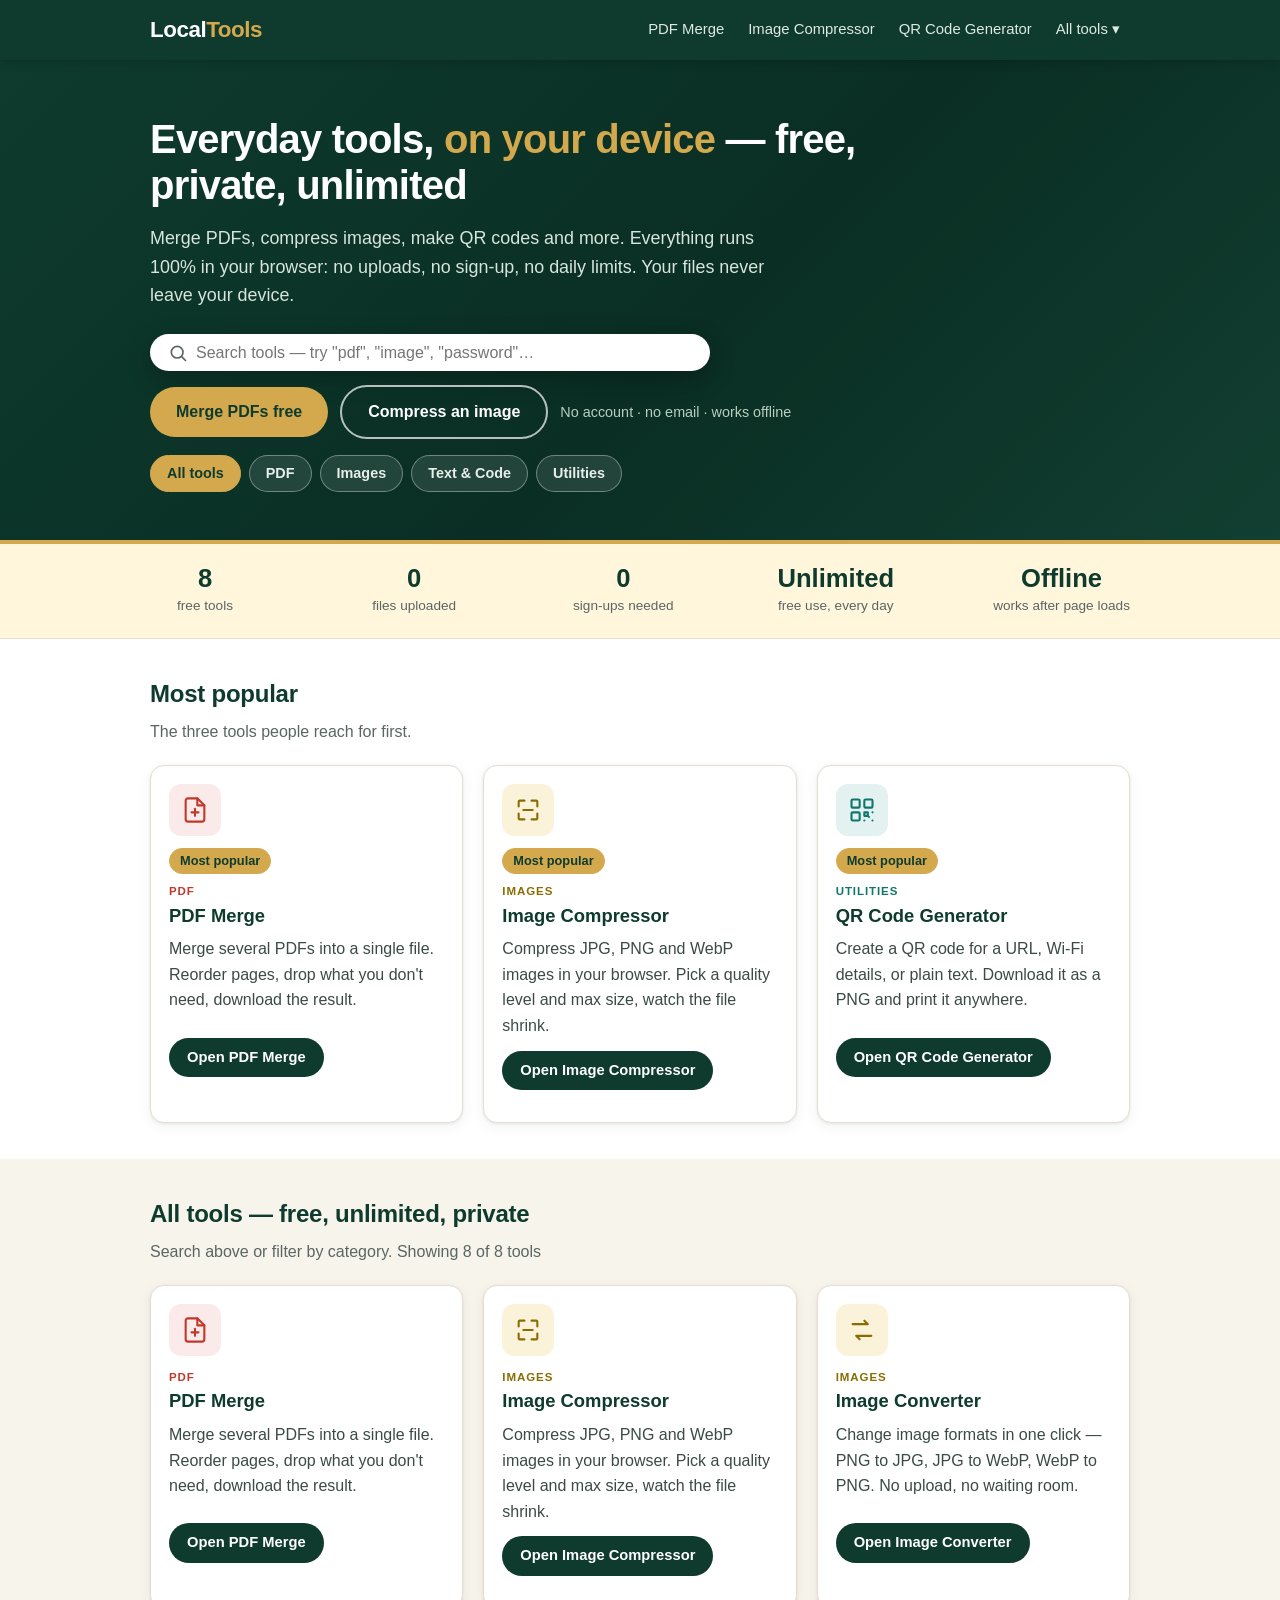
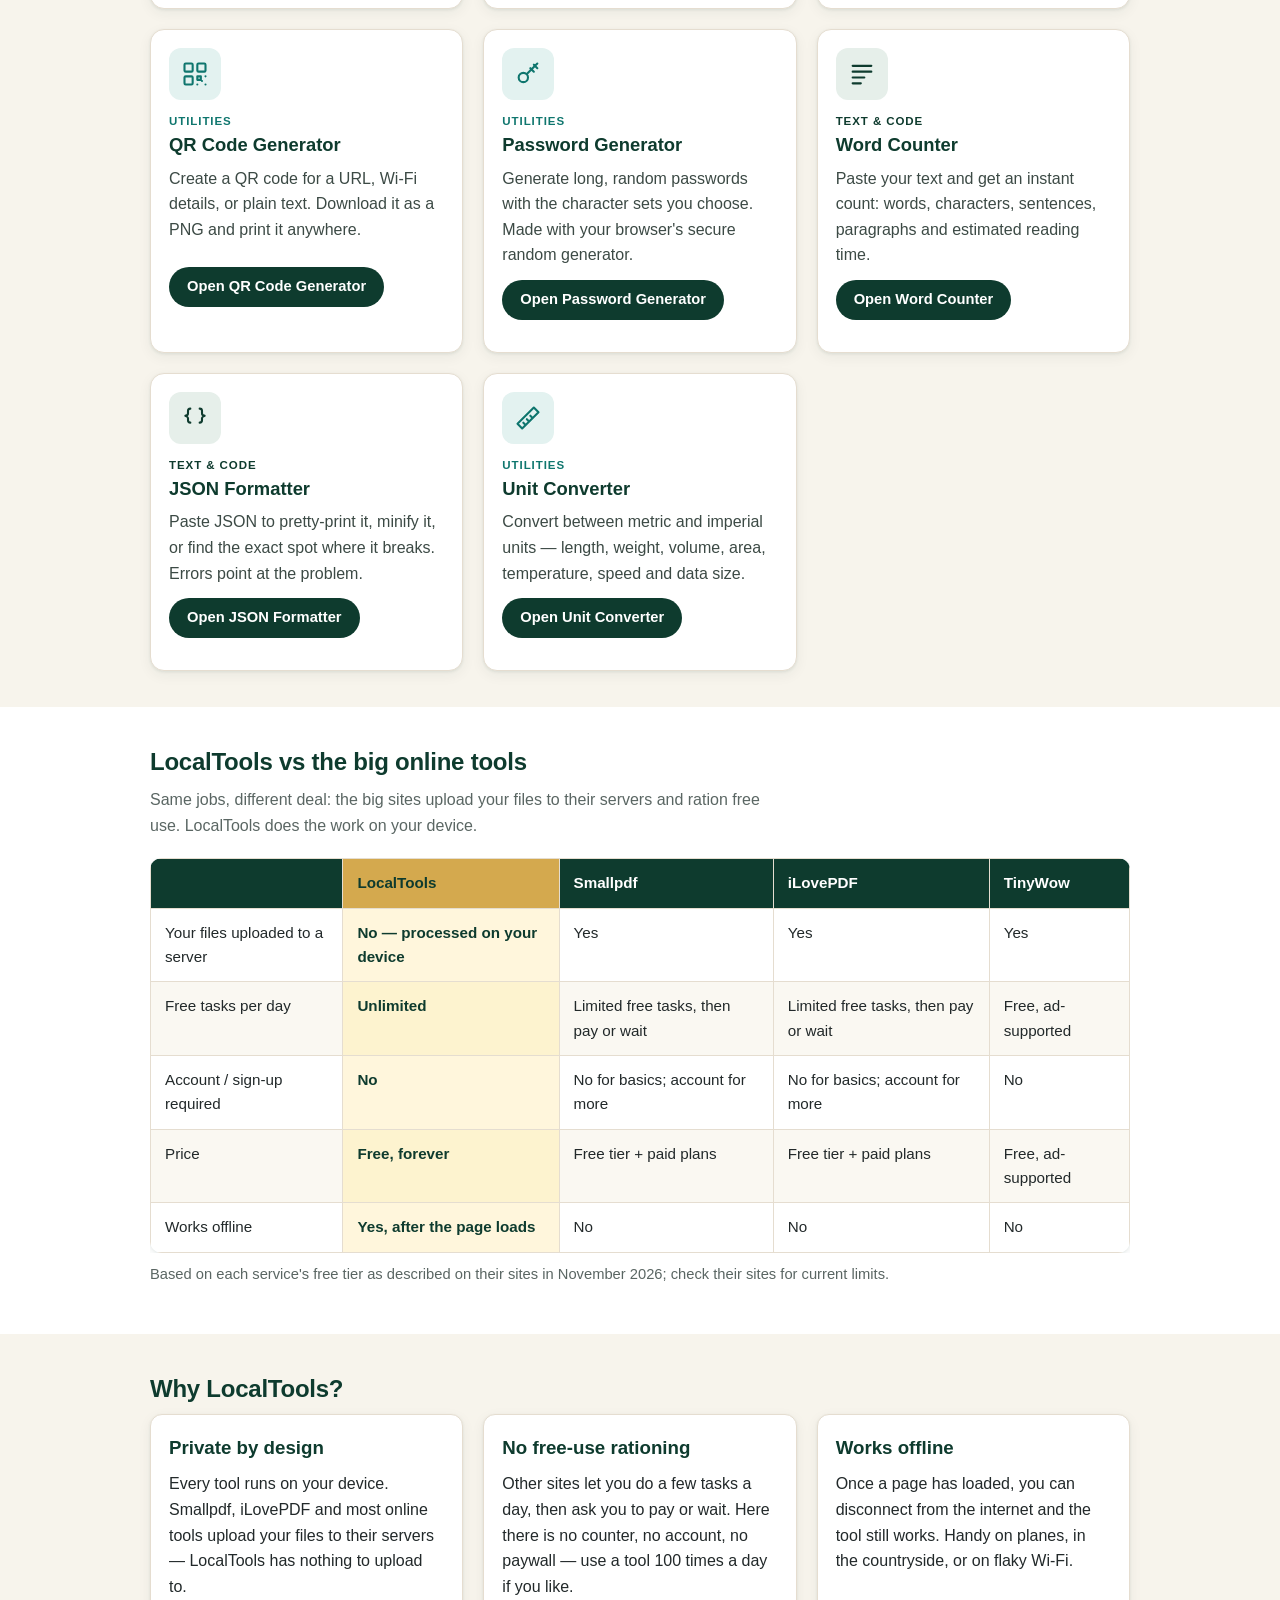
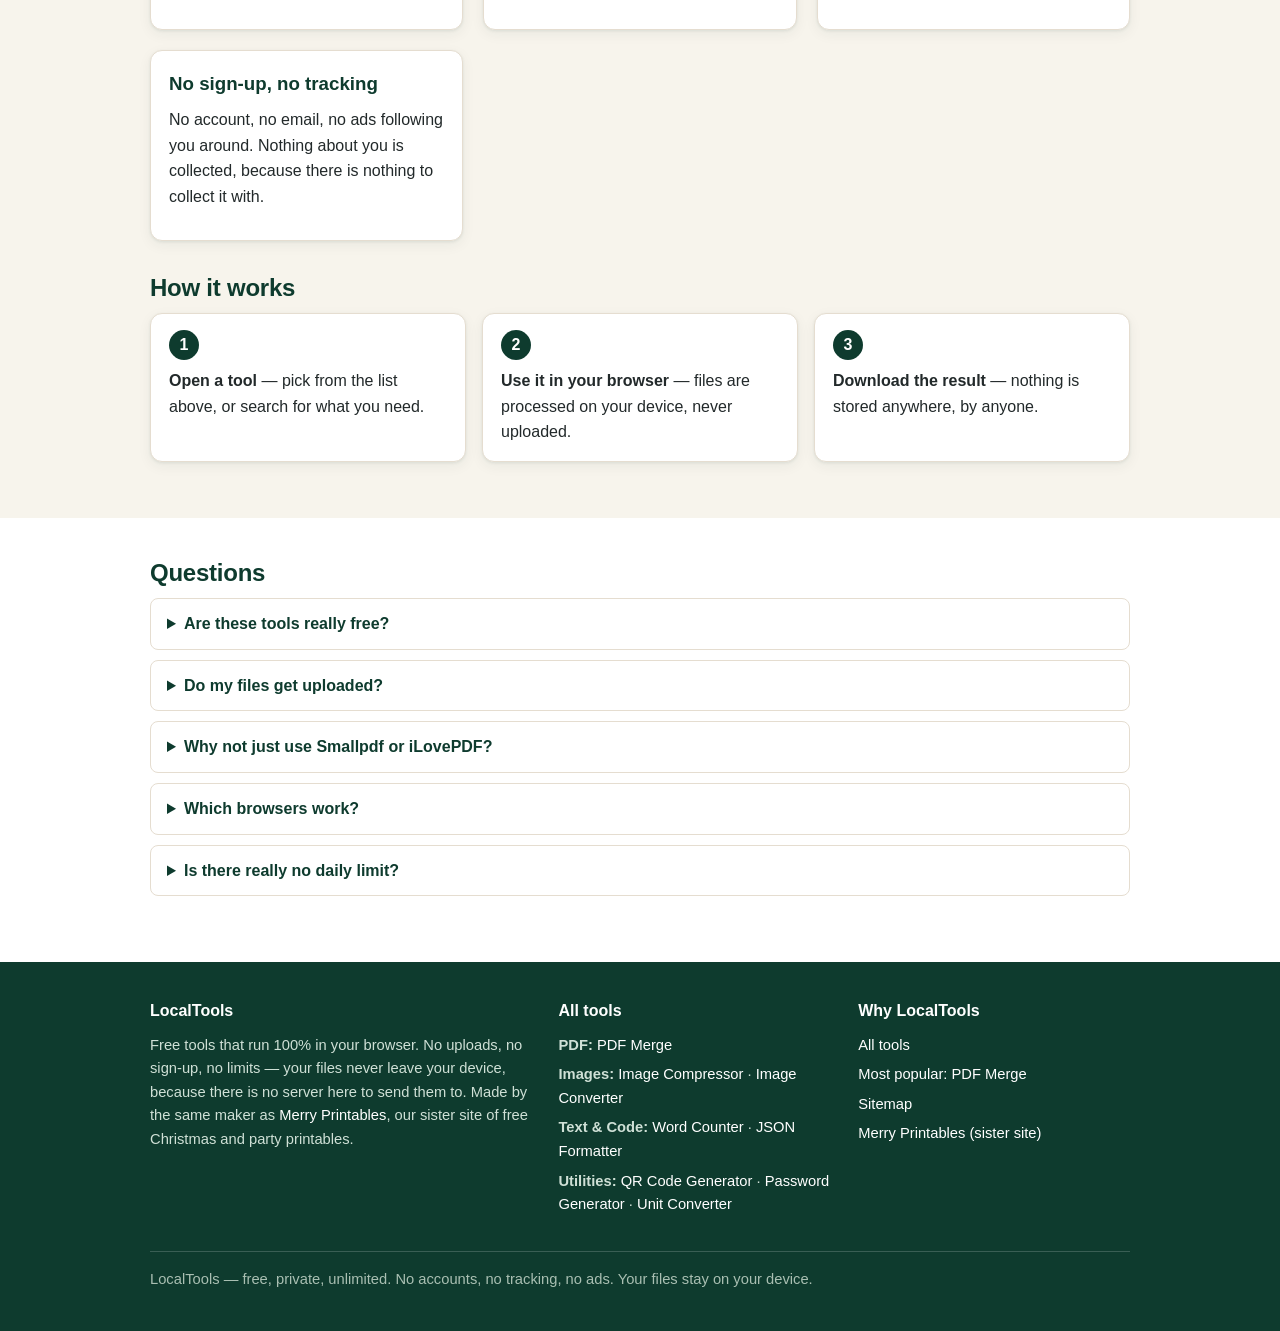
<file: index.html>
<!DOCTYPE html>
<html lang="en">
<head>
<meta charset="utf-8">
<meta name="viewport" content="width=device-width, initial-scale=1">
<meta name="theme-color" content="#0E3B2E">
<title>Free Online Tools — PDF, Images, QR, Passwords & More | LocalTools</title>
<meta name="description" content="Free tools that run 100% in your browser: merge PDFs, compress and convert images, make QR codes, generate passwords, count words, format JSON and convert units. No uploads, no sign-up, no limits.">
<link rel="canonical" href="https://localtools.pages.dev/index.html">
<meta property="og:title" content="Free Online Tools — PDF, Images, QR, Passwords & More | LocalTools">
<meta property="og:description" content="Free tools that run 100% in your browser: merge PDFs, compress and convert images, make QR codes, generate passwords, count words, format JSON and convert units. No uploads, no sign-up, no limits.">
<meta property="og:type" content="website">
<meta property="og:url" content="https://localtools.pages.dev/index.html">
<meta property="og:site_name" content="LocalTools">
<link rel="icon" href="/favicon.png" type="image/png">
<link rel="stylesheet" href="/assets/style.css">
<script src="/assets/js/home.js" defer></script>
<script type="application/ld+json">{"@context": "https://schema.org", "@type": "FAQPage", "mainEntity": [{"@type": "Question", "name": "Are these tools really free?", "acceptedAnswer": {"@type": "Answer", "text": "Yes \u2014 all of them, unlimited use, no account and no email."}}, {"@type": "Question", "name": "Do my files get uploaded?", "acceptedAnswer": {"@type": "Answer", "text": "No. Every tool runs in your browser; files never leave your device."}}]}</script>
</head>
<body>
<header class="site"><div class="wrap">
<a class="logo" href="/">Local<span>Tools</span></a>
<nav class="main"><a href="/tools/pdf-merge.html">PDF Merge</a><a href="/tools/image-compressor.html">Image Compressor</a><a href="/tools/qr-generator.html">QR Code Generator</a><div class="nav-drop"><button type="button" aria-haspopup="true">All tools &#9662;</button><div class="nav-menu"><span class="nav-cat">PDF</span><a href="/tools/pdf-merge.html">PDF Merge</a><span class="nav-cat">Images</span><a href="/tools/image-compressor.html">Image Compressor</a><a href="/tools/image-converter.html">Image Converter</a><span class="nav-cat">Text &amp; Code</span><a href="/tools/word-counter.html">Word Counter</a><a href="/tools/json-formatter.html">JSON Formatter</a><span class="nav-cat">Utilities</span><a href="/tools/qr-generator.html">QR Code Generator</a><a href="/tools/password-generator.html">Password Generator</a><a href="/tools/unit-converter.html">Unit Converter</a></div></div></nav>
</div></header>
<main>

<section class="hero-home"><div class="wrap">
<h1>Everyday tools, <span class="hl">on your device</span> — free, private, unlimited</h1>
<p class="lede">Merge PDFs, compress images, make QR codes and more. Everything runs 100% in your browser: no uploads, no sign-up, no daily limits. Your files never leave your device.</p>
<div class="search-box" role="search">
<svg viewBox="0 0 24 24" width="20" height="20" fill="none" stroke="currentColor" stroke-width="2" stroke-linecap="round" aria-hidden="true"><circle cx="11" cy="11" r="7"/><path d="M21 21l-4.3-4.3"/></svg>
<input type="search" id="tool-search" placeholder="Search tools — try &quot;pdf&quot;, &quot;image&quot;, &quot;password&quot;&hellip;" aria-label="Search tools" autocomplete="off">
</div>
<div class="cta-row">
<a class="btn gold" href="/tools/pdf-merge.html">Merge PDFs free</a>
<a class="btn ghost" href="/tools/image-compressor.html">Compress an image</a>
<span class="cta-note">No account &middot; no email &middot; works offline</span>
</div>
<div class="chips" id="cat-chips"><button type="button" class="chip active" data-filter="all" aria-pressed="true">All tools</button><button type="button" class="chip" data-filter="pdf" aria-pressed="false">PDF</button><button type="button" class="chip" data-filter="image" aria-pressed="false">Images</button><button type="button" class="chip" data-filter="text" aria-pressed="false">Text & Code</button><button type="button" class="chip" data-filter="util" aria-pressed="false">Utilities</button></div>
</div></section>
<section class="stats-strip"><div class="wrap">
<div class="stat-inline"><b>8</b><span>free tools</span></div>
<div class="stat-inline"><b>0</b><span>files uploaded</span></div>
<div class="stat-inline"><b>0</b><span>sign-ups needed</span></div>
<div class="stat-inline"><b>Unlimited</b><span>free use, every day</span></div>
<div class="stat-inline"><b>Offline</b><span>works after page loads</span></div>
</div></section>
<section><div class="wrap">
<h2>Most popular</h2>
<p class="section-sub">The three tools people reach for first.</p>
<div class="grid"><article class="card" data-cat="pdf" data-name="pdf merge" data-desc="merge several pdfs into a single file. reorder pages, drop what you don't need, download the result. combine pdf files into one, free"><div class="body">
<div class="icon-tile" style="background:#FBEAEA;color:#C0392B"><svg viewBox="0 0 24 24" width="28" height="28" fill="none" stroke="currentColor" stroke-width="1.8" stroke-linecap="round" stroke-linejoin="round" aria-hidden="true"><path d="M14 2H6a2 2 0 0 0-2 2v16a2 2 0 0 0 2 2h12a2 2 0 0 0 2-2V8z"/><path d="M14 2v6h6"/><path d="M12 11v6M9 14h6"/></svg></div>
<span class="badge pop">Most popular</span> <span class="cat-label" style="color:#C0392B">PDF</span>
<h3><a href="/tools/pdf-merge.html">PDF Merge</a></h3>
<p>Merge several PDFs into a single file. Reorder pages, drop what you don't need, download the result.</p>
<p><a class="btn small" href="/tools/pdf-merge.html">Open PDF Merge</a></p>
</div></article>
<article class="card" data-cat="image" data-name="image compressor" data-desc="compress jpg, png and webp images in your browser. pick a quality level and max size, watch the file shrink. shrink images without losing the look"><div class="body">
<div class="icon-tile" style="background:#FBF3D9;color:#8A6D00"><svg viewBox="0 0 24 24" width="28" height="28" fill="none" stroke="currentColor" stroke-width="1.8" stroke-linecap="round" stroke-linejoin="round" aria-hidden="true"><path d="M4 9V5a1 1 0 0 1 1-1h4M20 9V5a1 1 0 0 0-1-1h-4M4 15v4a1 1 0 0 0 1 1h4M20 15v4a1 1 0 0 1-1 1h-4"/><path d="M8 12h8"/></svg></div>
<span class="badge pop">Most popular</span> <span class="cat-label" style="color:#8A6D00">Images</span>
<h3><a href="/tools/image-compressor.html">Image Compressor</a></h3>
<p>Compress JPG, PNG and WebP images in your browser. Pick a quality level and max size, watch the file shrink.</p>
<p><a class="btn small" href="/tools/image-compressor.html">Open Image Compressor</a></p>
</div></article>
<article class="card" data-cat="util" data-name="qr code generator" data-desc="create a qr code for a url, wi-fi details, or plain text. download it as a png and print it anywhere. make a qr code for any link or text"><div class="body">
<div class="icon-tile" style="background:#E3F2F0;color:#0F766E"><svg viewBox="0 0 24 24" width="28" height="28" fill="none" stroke="currentColor" stroke-width="1.8" stroke-linecap="round" stroke-linejoin="round" aria-hidden="true"><rect x="3" y="3" width="7" height="7" rx="1"/><rect x="14" y="3" width="7" height="7" rx="1"/><rect x="3" y="14" width="7" height="7" rx="1"/><path d="M14 14h3v3h-3zM21 14v.01M14 21v.01M21 21v.01M18 18h.01"/></svg></div>
<span class="badge pop">Most popular</span> <span class="cat-label" style="color:#0F766E">Utilities</span>
<h3><a href="/tools/qr-generator.html">QR Code Generator</a></h3>
<p>Create a QR code for a URL, Wi-Fi details, or plain text. Download it as a PNG and print it anywhere.</p>
<p><a class="btn small" href="/tools/qr-generator.html">Open QR Code Generator</a></p>
</div></article></div>
</div></section>
<section class="alt"><div class="wrap">
<h2>All tools — free, unlimited, private</h2>
<p class="section-sub">Search above or filter by category. <span id="tool-count">Showing 8 of 8 tools</span></p>
<div class="grid" id="tool-grid"><article class="card" data-cat="pdf" data-name="pdf merge" data-desc="merge several pdfs into a single file. reorder pages, drop what you don't need, download the result. combine pdf files into one, free"><div class="body">
<div class="icon-tile" style="background:#FBEAEA;color:#C0392B"><svg viewBox="0 0 24 24" width="28" height="28" fill="none" stroke="currentColor" stroke-width="1.8" stroke-linecap="round" stroke-linejoin="round" aria-hidden="true"><path d="M14 2H6a2 2 0 0 0-2 2v16a2 2 0 0 0 2 2h12a2 2 0 0 0 2-2V8z"/><path d="M14 2v6h6"/><path d="M12 11v6M9 14h6"/></svg></div>
<span class="cat-label" style="color:#C0392B">PDF</span>
<h3><a href="/tools/pdf-merge.html">PDF Merge</a></h3>
<p>Merge several PDFs into a single file. Reorder pages, drop what you don't need, download the result.</p>
<p><a class="btn small" href="/tools/pdf-merge.html">Open PDF Merge</a></p>
</div></article>
<article class="card" data-cat="image" data-name="image compressor" data-desc="compress jpg, png and webp images in your browser. pick a quality level and max size, watch the file shrink. shrink images without losing the look"><div class="body">
<div class="icon-tile" style="background:#FBF3D9;color:#8A6D00"><svg viewBox="0 0 24 24" width="28" height="28" fill="none" stroke="currentColor" stroke-width="1.8" stroke-linecap="round" stroke-linejoin="round" aria-hidden="true"><path d="M4 9V5a1 1 0 0 1 1-1h4M20 9V5a1 1 0 0 0-1-1h-4M4 15v4a1 1 0 0 0 1 1h4M20 15v4a1 1 0 0 1-1 1h-4"/><path d="M8 12h8"/></svg></div>
<span class="cat-label" style="color:#8A6D00">Images</span>
<h3><a href="/tools/image-compressor.html">Image Compressor</a></h3>
<p>Compress JPG, PNG and WebP images in your browser. Pick a quality level and max size, watch the file shrink.</p>
<p><a class="btn small" href="/tools/image-compressor.html">Open Image Compressor</a></p>
</div></article>
<article class="card" data-cat="image" data-name="image converter" data-desc="change image formats in one click — png to jpg, jpg to webp, webp to png. no upload, no waiting room. convert images between png, jpg and webp"><div class="body">
<div class="icon-tile" style="background:#FBF3D9;color:#8A6D00"><svg viewBox="0 0 24 24" width="28" height="28" fill="none" stroke="currentColor" stroke-width="1.8" stroke-linecap="round" stroke-linejoin="round" aria-hidden="true"><path d="M4 7h13l-3-3M20 17H7l3 3"/></svg></div>
<span class="cat-label" style="color:#8A6D00">Images</span>
<h3><a href="/tools/image-converter.html">Image Converter</a></h3>
<p>Change image formats in one click — PNG to JPG, JPG to WebP, WebP to PNG. No upload, no waiting room.</p>
<p><a class="btn small" href="/tools/image-converter.html">Open Image Converter</a></p>
</div></article>
<article class="card" data-cat="util" data-name="qr code generator" data-desc="create a qr code for a url, wi-fi details, or plain text. download it as a png and print it anywhere. make a qr code for any link or text"><div class="body">
<div class="icon-tile" style="background:#E3F2F0;color:#0F766E"><svg viewBox="0 0 24 24" width="28" height="28" fill="none" stroke="currentColor" stroke-width="1.8" stroke-linecap="round" stroke-linejoin="round" aria-hidden="true"><rect x="3" y="3" width="7" height="7" rx="1"/><rect x="14" y="3" width="7" height="7" rx="1"/><rect x="3" y="14" width="7" height="7" rx="1"/><path d="M14 14h3v3h-3zM21 14v.01M14 21v.01M21 21v.01M18 18h.01"/></svg></div>
<span class="cat-label" style="color:#0F766E">Utilities</span>
<h3><a href="/tools/qr-generator.html">QR Code Generator</a></h3>
<p>Create a QR code for a URL, Wi-Fi details, or plain text. Download it as a PNG and print it anywhere.</p>
<p><a class="btn small" href="/tools/qr-generator.html">Open QR Code Generator</a></p>
</div></article>
<article class="card" data-cat="util" data-name="password generator" data-desc="generate long, random passwords with the character sets you choose. made with your browser's secure random generator. strong random passwords, made locally"><div class="body">
<div class="icon-tile" style="background:#E3F2F0;color:#0F766E"><svg viewBox="0 0 24 24" width="28" height="28" fill="none" stroke="currentColor" stroke-width="1.8" stroke-linecap="round" stroke-linejoin="round" aria-hidden="true"><circle cx="8" cy="15" r="4"/><path d="M11 12l9-9M17 4l3 3M14 7l3 3"/></svg></div>
<span class="cat-label" style="color:#0F766E">Utilities</span>
<h3><a href="/tools/password-generator.html">Password Generator</a></h3>
<p>Generate long, random passwords with the character sets you choose. Made with your browser's secure random generator.</p>
<p><a class="btn small" href="/tools/password-generator.html">Open Password Generator</a></p>
</div></article>
<article class="card" data-cat="text" data-name="word counter" data-desc="paste your text and get an instant count: words, characters, sentences, paragraphs and estimated reading time. count words, characters and reading time"><div class="body">
<div class="icon-tile" style="background:#E6EFEA;color:#0E3B2E"><svg viewBox="0 0 24 24" width="28" height="28" fill="none" stroke="currentColor" stroke-width="1.8" stroke-linecap="round" stroke-linejoin="round" aria-hidden="true"><path d="M4 5h16M4 10h16M4 15h10M4 20h7"/></svg></div>
<span class="cat-label" style="color:#0E3B2E">Text &amp; Code</span>
<h3><a href="/tools/word-counter.html">Word Counter</a></h3>
<p>Paste your text and get an instant count: words, characters, sentences, paragraphs and estimated reading time.</p>
<p><a class="btn small" href="/tools/word-counter.html">Open Word Counter</a></p>
</div></article>
<article class="card" data-cat="text" data-name="json formatter" data-desc="paste json to pretty-print it, minify it, or find the exact spot where it breaks. errors point at the problem. format, validate and minify json"><div class="body">
<div class="icon-tile" style="background:#E6EFEA;color:#0E3B2E"><svg viewBox="0 0 24 24" width="28" height="28" fill="none" stroke="currentColor" stroke-width="1.8" stroke-linecap="round" stroke-linejoin="round" aria-hidden="true"><path d="M8 4c-1.5 0-2 .8-2 2v2c0 1.2-.8 2-2 2s2 .8 2 2v2c0 1.2.5 2 2 2M16 4c1.5 0 2 .8 2 2v2c0 1.2.8 2 2 2s-2 .8-2 2v2c0 1.2-.5 2-2 2"/></svg></div>
<span class="cat-label" style="color:#0E3B2E">Text &amp; Code</span>
<h3><a href="/tools/json-formatter.html">JSON Formatter</a></h3>
<p>Paste JSON to pretty-print it, minify it, or find the exact spot where it breaks. Errors point at the problem.</p>
<p><a class="btn small" href="/tools/json-formatter.html">Open JSON Formatter</a></p>
</div></article>
<article class="card" data-cat="util" data-name="unit converter" data-desc="convert between metric and imperial units — length, weight, volume, area, temperature, speed and data size. convert length, weight, temperature and more"><div class="body">
<div class="icon-tile" style="background:#E3F2F0;color:#0F766E"><svg viewBox="0 0 24 24" width="28" height="28" fill="none" stroke="currentColor" stroke-width="1.8" stroke-linecap="round" stroke-linejoin="round" aria-hidden="true"><path d="M3 17L17 3l4 4L7 21z"/><path d="M8 16l1.5 1.5M11 13l1.5 1.5M14 10l1.5 1.5"/></svg></div>
<span class="cat-label" style="color:#0F766E">Utilities</span>
<h3><a href="/tools/unit-converter.html">Unit Converter</a></h3>
<p>Convert between metric and imperial units — length, weight, volume, area, temperature, speed and data size.</p>
<p><a class="btn small" href="/tools/unit-converter.html">Open Unit Converter</a></p>
</div></article></div>
<p id="no-results" class="muted" style="display:none;margin-top:16px">No tools match that search — try a different word, or browse all tools above.</p>
</div></section>
<section><div class="wrap">
<h2>LocalTools vs the big online tools</h2>
<p class="section-sub">Same jobs, different deal: the big sites upload your files to their servers and ration free use. LocalTools does the work on your device.</p>
<div class="table-scroll"><table class="compare">
<thead><tr><th></th><th class="us">LocalTools</th><th>Smallpdf</th><th>iLovePDF</th><th>TinyWow</th></tr></thead>
<tbody>
<tr><td>Your files uploaded to a server</td><td class="us"><span class="yes">No — processed on your device</span></td><td>Yes</td><td>Yes</td><td>Yes</td></tr>
<tr><td>Free tasks per day</td><td class="us"><span class="yes">Unlimited</span></td><td>Limited free tasks, then pay or wait</td><td>Limited free tasks, then pay or wait</td><td>Free, ad-supported</td></tr>
<tr><td>Account / sign-up required</td><td class="us"><span class="yes">No</span></td><td>No for basics; account for more</td><td>No for basics; account for more</td><td>No</td></tr>
<tr><td>Price</td><td class="us"><span class="yes">Free, forever</span></td><td>Free tier + paid plans</td><td>Free tier + paid plans</td><td>Free, ad-supported</td></tr>
<tr><td>Works offline</td><td class="us"><span class="yes">Yes, after the page loads</span></td><td>No</td><td>No</td><td>No</td></tr>
</tbody>
</table></div>
<p class="muted" style="margin-top:10px">Based on each service's free tier as described on their sites in November 2026; check their sites for current limits.</p>
</div></section>
<section class="alt"><div class="wrap">
<h2>Why LocalTools?</h2>
<div class="feat-grid">
<div class="feat"><h3>Private by design</h3><p>Every tool runs on your device. Smallpdf, iLovePDF and most online tools upload your files to their servers — LocalTools has nothing to upload to.</p></div>
<div class="feat"><h3>No free-use rationing</h3><p>Other sites let you do a few tasks a day, then ask you to pay or wait. Here there is no counter, no account, no paywall — use a tool 100 times a day if you like.</p></div>
<div class="feat"><h3>Works offline</h3><p>Once a page has loaded, you can disconnect from the internet and the tool still works. Handy on planes, in the countryside, or on flaky Wi-Fi.</p></div>
<div class="feat"><h3>No sign-up, no tracking</h3><p>No account, no email, no ads following you around. Nothing about you is collected, because there is nothing to collect it with.</p></div>
</div>
<h2 style="margin-top:28px">How it works</h2>
<ol class="steps">
<li><strong>Open a tool</strong> — pick from the list above, or search for what you need.</li>
<li><strong>Use it in your browser</strong> — files are processed on your device, never uploaded.</li>
<li><strong>Download the result</strong> — nothing is stored anywhere, by anyone.</li>
</ol>
</div></section>
<section><div class="wrap">
<h2>Questions</h2>
<div class="faq">
<details><summary>Are these tools really free?</summary><p>Yes — all of them, unlimited use, no account and no email. They run in your browser, so there is no server cost per task to pass on to you.</p></details>
<details><summary>Do my files get uploaded?</summary><p>No. That is the whole point of LocalTools. Your PDFs, images and text are processed by JavaScript in your own browser and never leave your device. You can test it: load a page, turn off Wi-Fi, and the tool still works.</p></details>
<details><summary>Why not just use Smallpdf or iLovePDF?</summary><p>Those are good tools, but they upload your files to their servers and limit free use to a few tasks a day. If your file is private — a contract, a medical form, a family photo — LocalTools keeps it on your device.</p></details>
<details><summary>Which browsers work?</summary><p>Any modern browser: Chrome, Edge, Firefox, Safari. The PDF merger and image tools use standard browser features from the last few years.</p></details>
<details><summary>Is there really no daily limit?</summary><p>Really. There is no account, so there is nothing to count against. Merge 50 PDFs, compress 200 photos — the only limit is your device.</p></details>
</div>
</div></section>

</main>
<footer class="site"><div class="wrap">
<div class="foot-grid">
<div>
<h4>LocalTools</h4>
<p>Free tools that run 100% in your browser. No uploads, no sign-up, no limits — your files never leave your device, because there is no server here to send them to. Made by the same maker as <a href="https://hanxianqing.github.io/">Merry Printables</a>, our sister site of free Christmas and party printables.</p>
</div>
<div>
<h4>All tools</h4>
<ul>
<li><strong>PDF:</strong> <a href="/tools/pdf-merge.html">PDF Merge</a></li>
<li><strong>Images:</strong> <a href="/tools/image-compressor.html">Image Compressor</a> &middot; <a href="/tools/image-converter.html">Image Converter</a></li>
<li><strong>Text &amp; Code:</strong> <a href="/tools/word-counter.html">Word Counter</a> &middot; <a href="/tools/json-formatter.html">JSON Formatter</a></li>
<li><strong>Utilities:</strong> <a href="/tools/qr-generator.html">QR Code Generator</a> &middot; <a href="/tools/password-generator.html">Password Generator</a> &middot; <a href="/tools/unit-converter.html">Unit Converter</a></li>
</ul>
</div>
<div>
<h4>Why LocalTools</h4>
<ul>
<li><a href="/">All tools</a></li>
<li><a href="/tools/pdf-merge.html">Most popular: PDF Merge</a></li>
<li><a href="/sitemap.xml">Sitemap</a></li>
<li><a href="https://hanxianqing.github.io/">Merry Printables (sister site)</a></li>
</ul>
</div>
</div>
<div class="foot-bottom"><p>LocalTools — free, private, unlimited. No accounts, no tracking, no ads. Your files stay on your device.</p></div>
</div></footer>
</body>
</html>
</file>
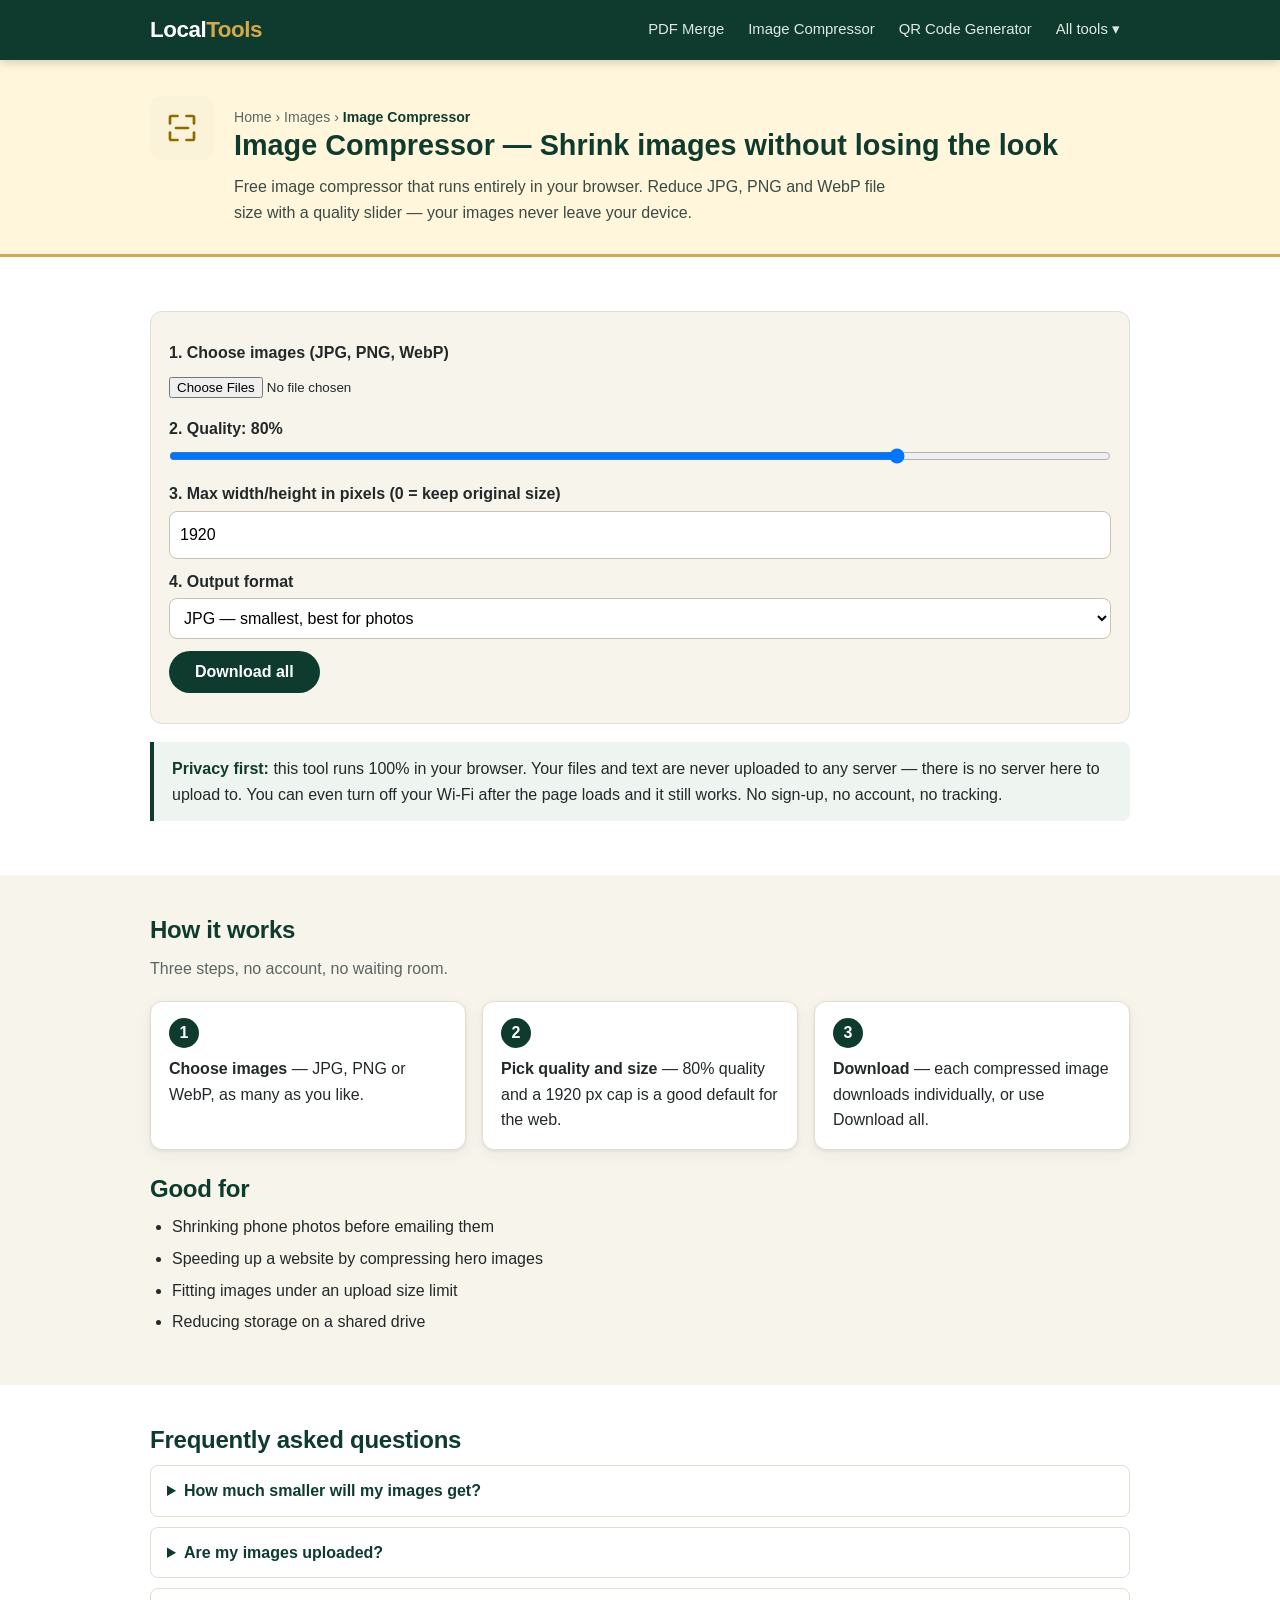
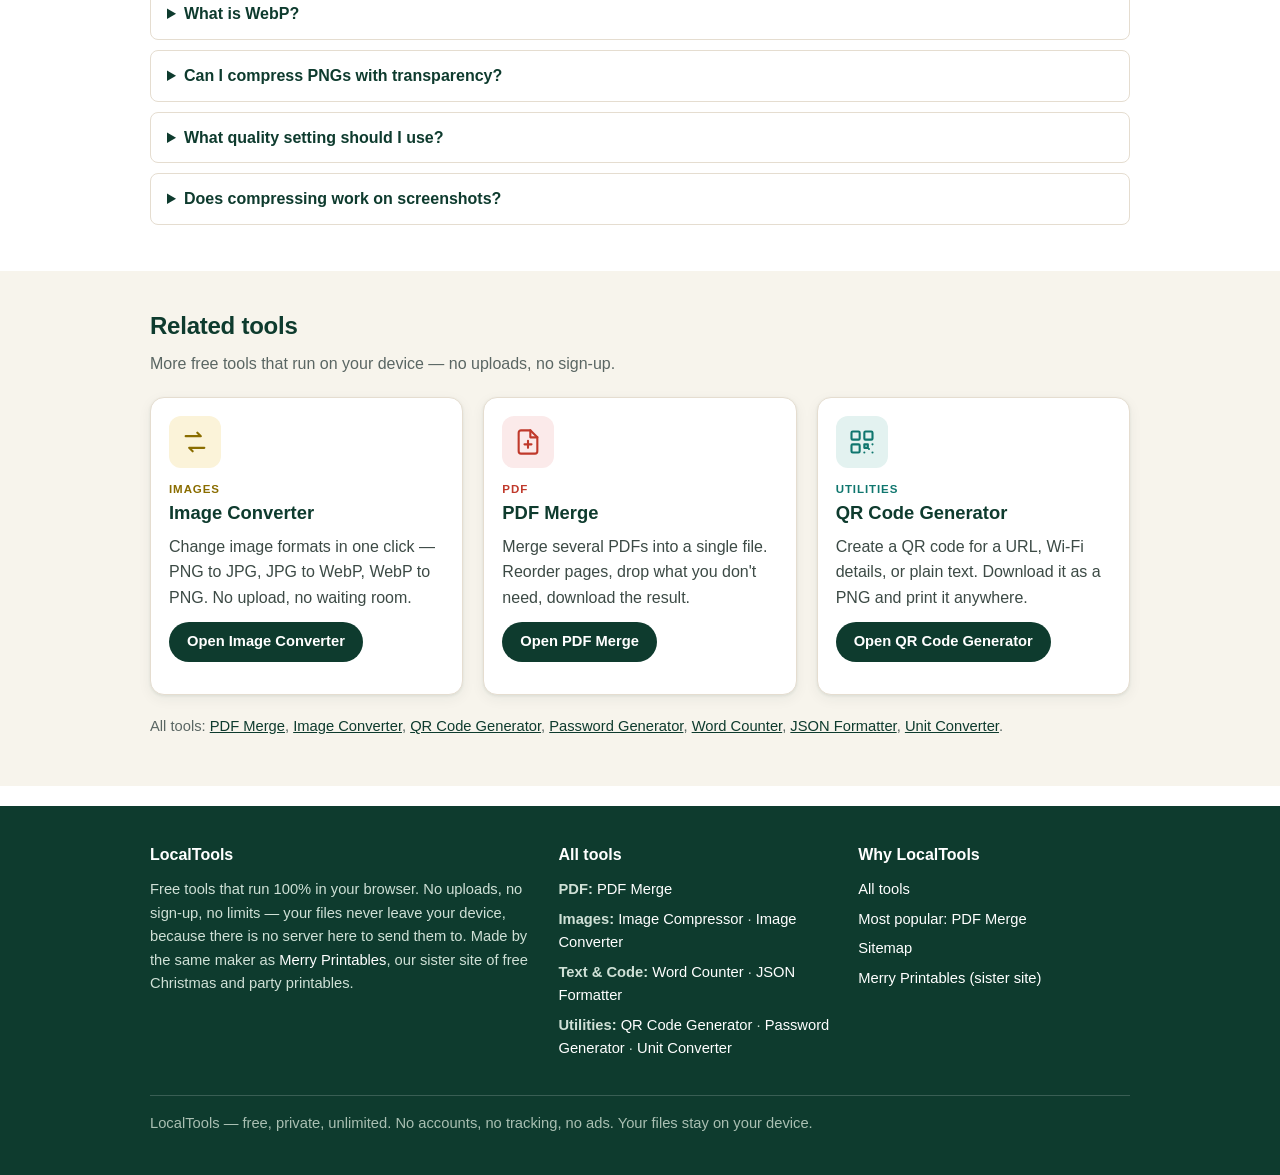
<file: tools/image-compressor.html>
<!DOCTYPE html>
<html lang="en">
<head>
<meta charset="utf-8">
<meta name="viewport" content="width=device-width, initial-scale=1">
<meta name="theme-color" content="#0E3B2E">
<title>Image Compressor — Free Online | LocalTools</title>
<meta name="description" content="Free image compressor that runs entirely in your browser. Reduce JPG, PNG and WebP file size with a quality slider — your images never leave your device.">
<link rel="canonical" href="https://localtools.pages.dev/tools/image-compressor.html">
<meta property="og:title" content="Image Compressor — Free Online | LocalTools">
<meta property="og:description" content="Free image compressor that runs entirely in your browser. Reduce JPG, PNG and WebP file size with a quality slider — your images never leave your device.">
<meta property="og:type" content="website">
<meta property="og:url" content="https://localtools.pages.dev/tools/image-compressor.html">
<meta property="og:site_name" content="LocalTools">
<link rel="icon" href="/favicon.png" type="image/png">
<link rel="stylesheet" href="/assets/style.css">

<script src="/assets/js/image-compressor.js" defer></script>
<script type="application/ld+json">{"@context": "https://schema.org", "@type": "WebApplication", "name": "LocalTools Image Compressor", "applicationCategory": "UtilitiesApplication", "operatingSystem": "Any (web browser)", "offers": {"@type": "Offer", "price": "0", "priceCurrency": "USD"}, "description": "Free image compressor that runs entirely in your browser. Reduce JPG, PNG and WebP file size with a quality slider \u2014 your images never leave your device."}</script><script type="application/ld+json">{"@context": "https://schema.org", "@type": "FAQPage", "mainEntity": [{"@type": "Question", "name": "How much smaller will my images get?", "acceptedAnswer": {"@type": "Answer", "text": "A typical phone photo (3\u20135 MB) drops to 200\u2013500 KB at 80% quality \u2014 roughly 90% smaller \u2014 with no visible difference on screen."}}, {"@type": "Question", "name": "Are my images uploaded?", "acceptedAnswer": {"@type": "Answer", "text": "No. Compression runs in your browser via canvas. Your images never leave your device."}}, {"@type": "Question", "name": "What is WebP?", "acceptedAnswer": {"@type": "Answer", "text": "A modern image format that is 25\u201335% smaller than JPG at the same quality. All current browsers support it."}}, {"@type": "Question", "name": "Can I compress PNGs with transparency?", "acceptedAnswer": {"@type": "Answer", "text": "Yes \u2014 choose PNG output to keep transparency. JPG and WebP (lossy) do not preserve it the same way; JPG fills transparent areas with white."}}, {"@type": "Question", "name": "What quality setting should I use?", "acceptedAnswer": {"@type": "Answer", "text": "80% is the sweet spot for photos on the web \u2014 visibly identical to the original at a fraction of the size. Use 90%+ for images people will zoom into, 60\u201370% for thumbnails."}}, {"@type": "Question", "name": "Does compressing work on screenshots?", "acceptedAnswer": {"@type": "Answer", "text": "Yes. Screenshots compress very well as PNG output (lossless, keeps text crisp) or as JPG at 85\u201390% if you don't need transparency."}}]}</script>
</head>
<body>
<header class="site"><div class="wrap">
<a class="logo" href="/">Local<span>Tools</span></a>
<nav class="main"><a href="/tools/pdf-merge.html">PDF Merge</a><a href="/tools/image-compressor.html">Image Compressor</a><a href="/tools/qr-generator.html">QR Code Generator</a><div class="nav-drop"><button type="button" aria-haspopup="true">All tools &#9662;</button><div class="nav-menu"><span class="nav-cat">PDF</span><a href="/tools/pdf-merge.html">PDF Merge</a><span class="nav-cat">Images</span><a href="/tools/image-compressor.html">Image Compressor</a><a href="/tools/image-converter.html">Image Converter</a><span class="nav-cat">Text &amp; Code</span><a href="/tools/word-counter.html">Word Counter</a><a href="/tools/json-formatter.html">JSON Formatter</a><span class="nav-cat">Utilities</span><a href="/tools/qr-generator.html">QR Code Generator</a><a href="/tools/password-generator.html">Password Generator</a><a href="/tools/unit-converter.html">Unit Converter</a></div></div></nav>
</div></header>
<main>

<section class="tool-hero"><div class="wrap">
<div class="icon-tile" style="background:#FBF3D9;color:#8A6D00"><svg viewBox="0 0 24 24" width="36" height="36" fill="none" stroke="currentColor" stroke-width="1.8" stroke-linecap="round" stroke-linejoin="round" aria-hidden="true"><path d="M4 9V5a1 1 0 0 1 1-1h4M20 9V5a1 1 0 0 0-1-1h-4M4 15v4a1 1 0 0 0 1 1h4M20 15v4a1 1 0 0 1-1 1h-4"/><path d="M8 12h8"/></svg></div>
<div>
<nav class="crumbs" aria-label="Breadcrumb"><a href="/">Home</a> &rsaquo; Images &rsaquo; <b>Image Compressor</b></nav>
<h1>Image Compressor — Shrink images without losing the look</h1>
<p>Free image compressor that runs entirely in your browser. Reduce JPG, PNG and WebP file size with a quality slider — your images never leave your device.</p>
</div>
</div></section>
<section><div class="wrap">

<div class="toolbox">
<label for="img-input">1. Choose images (JPG, PNG, WebP)</label>
<input type="file" id="img-input" accept="image/*" multiple>
<label for="quality">2. Quality: <span id="quality-val">80%</span></label>
<input type="range" id="quality" min="10" max="100" value="80">
<label for="max-dim">3. Max width/height in pixels (0 = keep original size)</label>
<input type="number" id="max-dim" value="1920" min="0" max="8000">
<label for="out-fmt">4. Output format</label>
<select id="out-fmt"><option value="jpg">JPG — smallest, best for photos</option><option value="webp">WebP — small and modern</option><option value="png">PNG — lossless, keeps transparency</option></select>
<ul class="filelist" id="img-list"></ul>
<p class="muted" id="img-status"></p>
<p><button class="btn" id="dl-all">Download all</button></p>
</div>

<div class="privacy"><strong>Privacy first:</strong> this tool runs 100% in your
browser. Your files and text are never uploaded to any server — there is no server here to upload to.
You can even turn off your Wi-Fi after the page loads and it still works. No sign-up, no account, no tracking.</div>
</div></section>

<section class="alt"><div class="wrap">
<h2>How it works</h2>
<p class="section-sub">Three steps, no account, no waiting room.</p>

<ol class="steps">
<li><strong>Choose images</strong> — JPG, PNG or WebP, as many as you like.</li>
<li><strong>Pick quality and size</strong> — 80% quality and a 1920 px cap is a good default for the web.</li>
<li><strong>Download</strong> — each compressed image downloads individually, or use Download all.</li>
</ol>

<h2>Good for</h2>
<ul>
<li>Shrinking phone photos before emailing them</li><li>Speeding up a website by compressing hero images</li><li>Fitting images under an upload size limit</li><li>Reducing storage on a shared drive</li>
</ul>
</div></section>
<section><div class="wrap">
<h2>Frequently asked questions</h2>
<div class="faq">
<details><summary>How much smaller will my images get?</summary><p>A typical phone photo (3–5 MB) drops to 200–500 KB at 80% quality — roughly 90% smaller — with no visible difference on screen.</p></details>
<details><summary>Are my images uploaded?</summary><p>No. Compression runs in your browser via canvas. Your images never leave your device.</p></details>
<details><summary>What is WebP?</summary><p>A modern image format that is 25–35% smaller than JPG at the same quality. All current browsers support it.</p></details>
<details><summary>Can I compress PNGs with transparency?</summary><p>Yes — choose PNG output to keep transparency. JPG and WebP (lossy) do not preserve it the same way; JPG fills transparent areas with white.</p></details>
<details><summary>What quality setting should I use?</summary><p>80% is the sweet spot for photos on the web — visibly identical to the original at a fraction of the size. Use 90%+ for images people will zoom into, 60–70% for thumbnails.</p></details>
<details><summary>Does compressing work on screenshots?</summary><p>Yes. Screenshots compress very well as PNG output (lossless, keeps text crisp) or as JPG at 85–90% if you don't need transparency.</p></details>
</div>
</div></section>
<section class="alt"><div class="wrap">
<h2>Related tools</h2>
<p class="section-sub">More free tools that run on your device — no uploads, no sign-up.</p>
<div class="grid"><article class="card"><div class="body">
<div class="icon-tile" style="background:#FBF3D9;color:#8A6D00"><svg viewBox="0 0 24 24" width="28" height="28" fill="none" stroke="currentColor" stroke-width="1.8" stroke-linecap="round" stroke-linejoin="round" aria-hidden="true"><path d="M4 7h13l-3-3M20 17H7l3 3"/></svg></div>
<span class="cat-label" style="color:#8A6D00">Images</span>
<h3><a href="/tools/image-converter.html">Image Converter</a></h3>
<p>Change image formats in one click — PNG to JPG, JPG to WebP, WebP to PNG. No upload, no waiting room.</p>
<p><a class="btn small" href="/tools/image-converter.html">Open Image Converter</a></p>
</div></article>
<article class="card"><div class="body">
<div class="icon-tile" style="background:#FBEAEA;color:#C0392B"><svg viewBox="0 0 24 24" width="28" height="28" fill="none" stroke="currentColor" stroke-width="1.8" stroke-linecap="round" stroke-linejoin="round" aria-hidden="true"><path d="M14 2H6a2 2 0 0 0-2 2v16a2 2 0 0 0 2 2h12a2 2 0 0 0 2-2V8z"/><path d="M14 2v6h6"/><path d="M12 11v6M9 14h6"/></svg></div>
<span class="cat-label" style="color:#C0392B">PDF</span>
<h3><a href="/tools/pdf-merge.html">PDF Merge</a></h3>
<p>Merge several PDFs into a single file. Reorder pages, drop what you don't need, download the result.</p>
<p><a class="btn small" href="/tools/pdf-merge.html">Open PDF Merge</a></p>
</div></article>
<article class="card"><div class="body">
<div class="icon-tile" style="background:#E3F2F0;color:#0F766E"><svg viewBox="0 0 24 24" width="28" height="28" fill="none" stroke="currentColor" stroke-width="1.8" stroke-linecap="round" stroke-linejoin="round" aria-hidden="true"><rect x="3" y="3" width="7" height="7" rx="1"/><rect x="14" y="3" width="7" height="7" rx="1"/><rect x="3" y="14" width="7" height="7" rx="1"/><path d="M14 14h3v3h-3zM21 14v.01M14 21v.01M21 21v.01M18 18h.01"/></svg></div>
<span class="cat-label" style="color:#0F766E">Utilities</span>
<h3><a href="/tools/qr-generator.html">QR Code Generator</a></h3>
<p>Create a QR code for a URL, Wi-Fi details, or plain text. Download it as a PNG and print it anywhere.</p>
<p><a class="btn small" href="/tools/qr-generator.html">Open QR Code Generator</a></p>
</div></article></div>
<p class="muted" style="margin-top:20px">All tools: <a href="/tools/pdf-merge.html">PDF Merge</a>, <a href="/tools/image-converter.html">Image Converter</a>, <a href="/tools/qr-generator.html">QR Code Generator</a>, <a href="/tools/password-generator.html">Password Generator</a>, <a href="/tools/word-counter.html">Word Counter</a>, <a href="/tools/json-formatter.html">JSON Formatter</a>, <a href="/tools/unit-converter.html">Unit Converter</a>.</p>
</div></section>

</main>
<footer class="site"><div class="wrap">
<div class="foot-grid">
<div>
<h4>LocalTools</h4>
<p>Free tools that run 100% in your browser. No uploads, no sign-up, no limits — your files never leave your device, because there is no server here to send them to. Made by the same maker as <a href="https://hanxianqing.github.io/">Merry Printables</a>, our sister site of free Christmas and party printables.</p>
</div>
<div>
<h4>All tools</h4>
<ul>
<li><strong>PDF:</strong> <a href="/tools/pdf-merge.html">PDF Merge</a></li>
<li><strong>Images:</strong> <a href="/tools/image-compressor.html">Image Compressor</a> &middot; <a href="/tools/image-converter.html">Image Converter</a></li>
<li><strong>Text &amp; Code:</strong> <a href="/tools/word-counter.html">Word Counter</a> &middot; <a href="/tools/json-formatter.html">JSON Formatter</a></li>
<li><strong>Utilities:</strong> <a href="/tools/qr-generator.html">QR Code Generator</a> &middot; <a href="/tools/password-generator.html">Password Generator</a> &middot; <a href="/tools/unit-converter.html">Unit Converter</a></li>
</ul>
</div>
<div>
<h4>Why LocalTools</h4>
<ul>
<li><a href="/">All tools</a></li>
<li><a href="/tools/pdf-merge.html">Most popular: PDF Merge</a></li>
<li><a href="/sitemap.xml">Sitemap</a></li>
<li><a href="https://hanxianqing.github.io/">Merry Printables (sister site)</a></li>
</ul>
</div>
</div>
<div class="foot-bottom"><p>LocalTools — free, private, unlimited. No accounts, no tracking, no ads. Your files stay on your device.</p></div>
</div></footer>
</body>
</html>
</file>
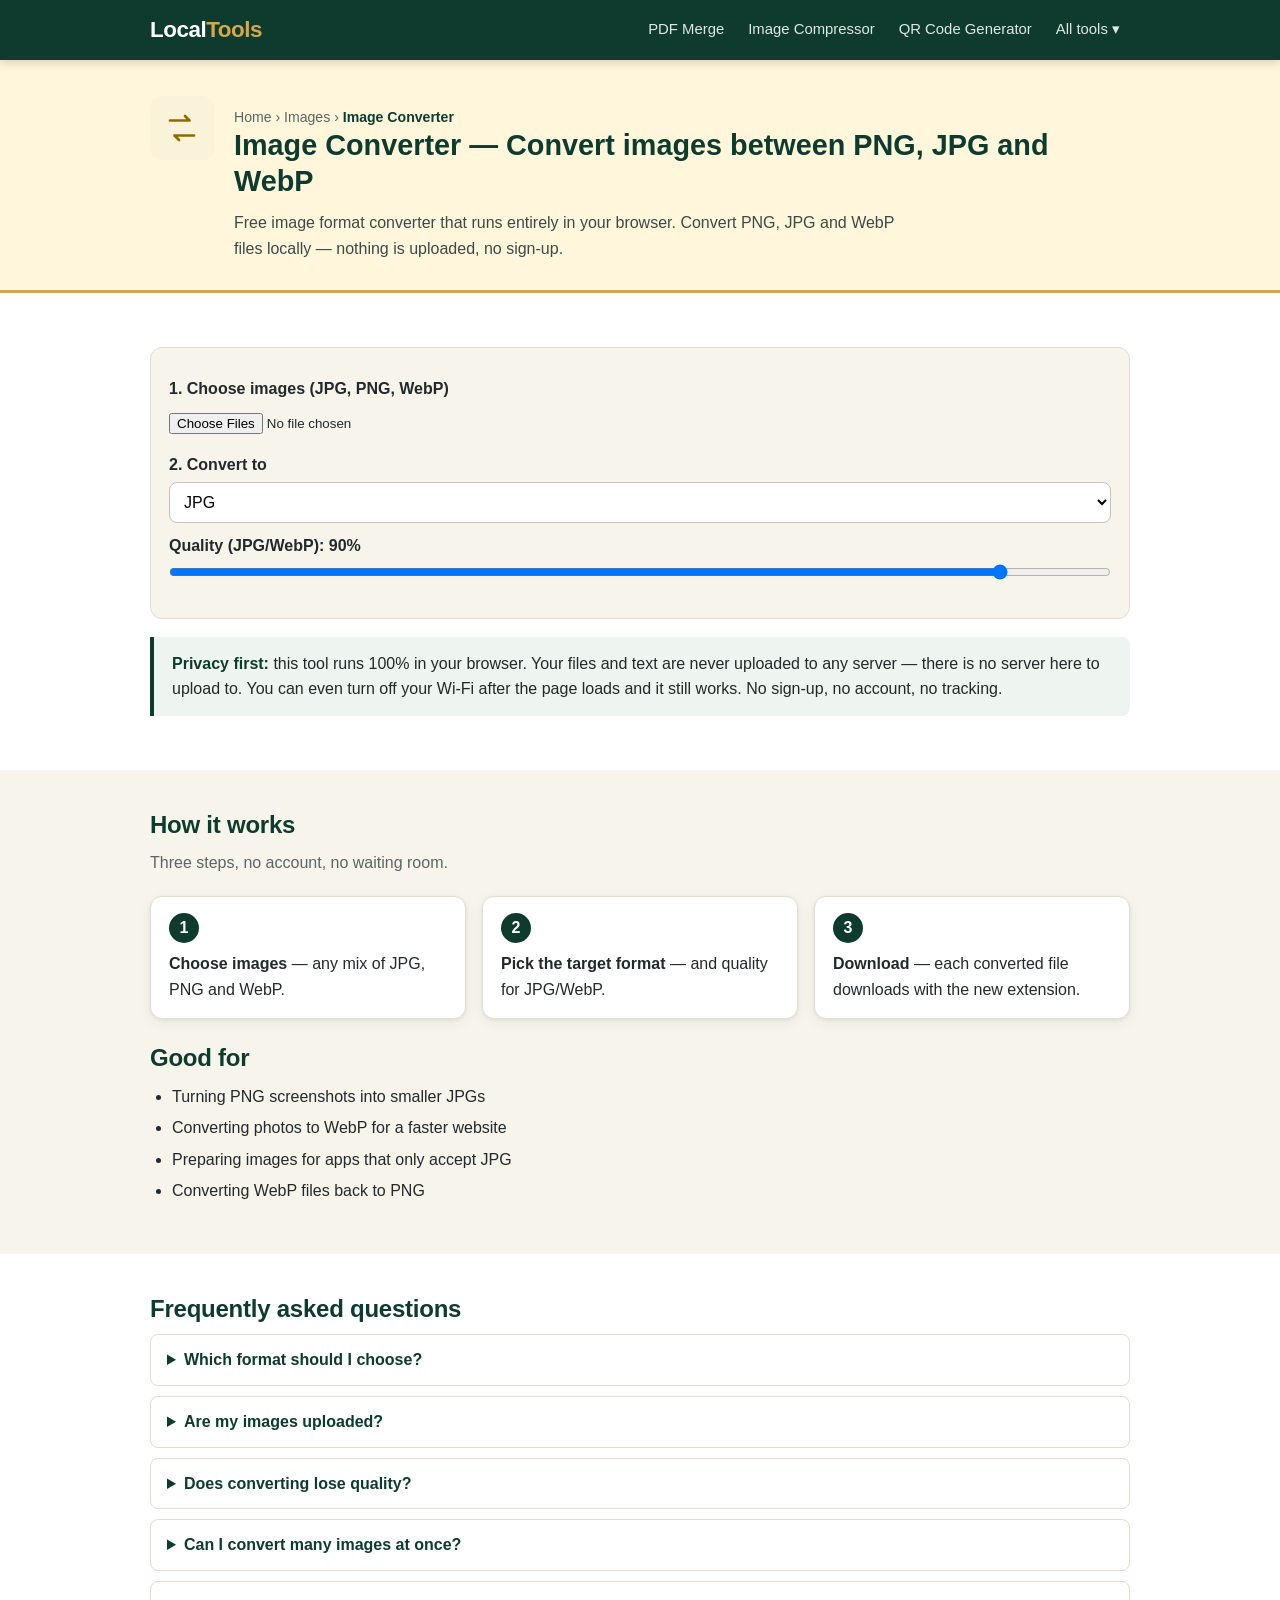
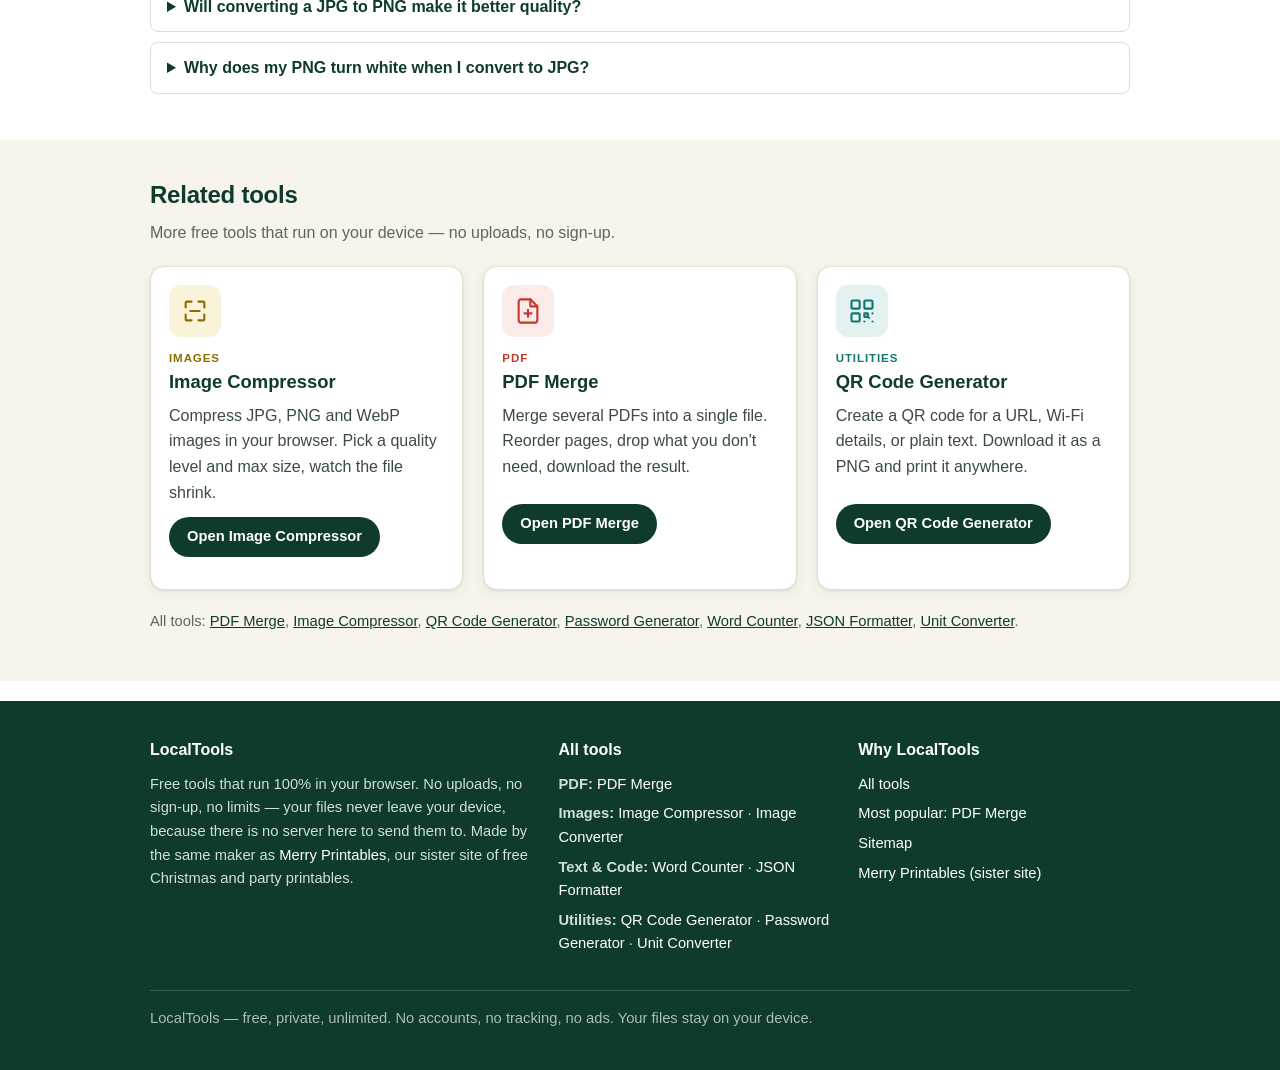
<file: tools/image-converter.html>
<!DOCTYPE html>
<html lang="en">
<head>
<meta charset="utf-8">
<meta name="viewport" content="width=device-width, initial-scale=1">
<meta name="theme-color" content="#0E3B2E">
<title>Image Converter — Free Online | LocalTools</title>
<meta name="description" content="Free image format converter that runs entirely in your browser. Convert PNG, JPG and WebP files locally — nothing is uploaded, no sign-up.">
<link rel="canonical" href="https://localtools.pages.dev/tools/image-converter.html">
<meta property="og:title" content="Image Converter — Free Online | LocalTools">
<meta property="og:description" content="Free image format converter that runs entirely in your browser. Convert PNG, JPG and WebP files locally — nothing is uploaded, no sign-up.">
<meta property="og:type" content="website">
<meta property="og:url" content="https://localtools.pages.dev/tools/image-converter.html">
<meta property="og:site_name" content="LocalTools">
<link rel="icon" href="/favicon.png" type="image/png">
<link rel="stylesheet" href="/assets/style.css">

<script src="/assets/js/image-converter.js" defer></script>
<script type="application/ld+json">{"@context": "https://schema.org", "@type": "WebApplication", "name": "LocalTools Image Converter", "applicationCategory": "UtilitiesApplication", "operatingSystem": "Any (web browser)", "offers": {"@type": "Offer", "price": "0", "priceCurrency": "USD"}, "description": "Free image format converter that runs entirely in your browser. Convert PNG, JPG and WebP files locally \u2014 nothing is uploaded, no sign-up."}</script><script type="application/ld+json">{"@context": "https://schema.org", "@type": "FAQPage", "mainEntity": [{"@type": "Question", "name": "Which format should I choose?", "acceptedAnswer": {"@type": "Answer", "text": "JPG for photos, PNG when you need transparency or crisp text, WebP when you want the smallest file on a modern website."}}, {"@type": "Question", "name": "Are my images uploaded?", "acceptedAnswer": {"@type": "Answer", "text": "No. Conversion runs in your browser. Your images never leave your device."}}, {"@type": "Question", "name": "Does converting lose quality?", "acceptedAnswer": {"@type": "Answer", "text": "PNG is lossless. JPG and WebP are lossy \u2014 quality 90% is visually near-identical to the original for most photos."}}, {"@type": "Question", "name": "Can I convert many images at once?", "acceptedAnswer": {"@type": "Answer", "text": "Yes \u2014 select as many as you like; each one converts and downloads separately."}}, {"@type": "Question", "name": "Will converting a JPG to PNG make it better quality?", "acceptedAnswer": {"@type": "Answer", "text": "No \u2014 converting can't add detail that was lost when the JPG was made. It just changes the container. PNG output is useful when you need transparency or lossless storage."}}, {"@type": "Question", "name": "Why does my PNG turn white when I convert to JPG?", "acceptedAnswer": {"@type": "Answer", "text": "JPG has no transparency, so transparent areas are filled with white. If you need transparency, convert to PNG or WebP instead."}}]}</script>
</head>
<body>
<header class="site"><div class="wrap">
<a class="logo" href="/">Local<span>Tools</span></a>
<nav class="main"><a href="/tools/pdf-merge.html">PDF Merge</a><a href="/tools/image-compressor.html">Image Compressor</a><a href="/tools/qr-generator.html">QR Code Generator</a><div class="nav-drop"><button type="button" aria-haspopup="true">All tools &#9662;</button><div class="nav-menu"><span class="nav-cat">PDF</span><a href="/tools/pdf-merge.html">PDF Merge</a><span class="nav-cat">Images</span><a href="/tools/image-compressor.html">Image Compressor</a><a href="/tools/image-converter.html">Image Converter</a><span class="nav-cat">Text &amp; Code</span><a href="/tools/word-counter.html">Word Counter</a><a href="/tools/json-formatter.html">JSON Formatter</a><span class="nav-cat">Utilities</span><a href="/tools/qr-generator.html">QR Code Generator</a><a href="/tools/password-generator.html">Password Generator</a><a href="/tools/unit-converter.html">Unit Converter</a></div></div></nav>
</div></header>
<main>

<section class="tool-hero"><div class="wrap">
<div class="icon-tile" style="background:#FBF3D9;color:#8A6D00"><svg viewBox="0 0 24 24" width="36" height="36" fill="none" stroke="currentColor" stroke-width="1.8" stroke-linecap="round" stroke-linejoin="round" aria-hidden="true"><path d="M4 7h13l-3-3M20 17H7l3 3"/></svg></div>
<div>
<nav class="crumbs" aria-label="Breadcrumb"><a href="/">Home</a> &rsaquo; Images &rsaquo; <b>Image Converter</b></nav>
<h1>Image Converter — Convert images between PNG, JPG and WebP</h1>
<p>Free image format converter that runs entirely in your browser. Convert PNG, JPG and WebP files locally — nothing is uploaded, no sign-up.</p>
</div>
</div></section>
<section><div class="wrap">

<div class="toolbox">
<label for="conv-input">1. Choose images (JPG, PNG, WebP)</label>
<input type="file" id="conv-input" accept="image/*" multiple>
<label for="conv-fmt">2. Convert to</label>
<select id="conv-fmt"><option value="jpg">JPG</option><option value="png">PNG</option><option value="webp">WebP</option></select>
<div id="q-row"><label for="conv-q">Quality (JPG/WebP): <span id="conv-q-val">90%</span></label>
<input type="range" id="conv-q" min="10" max="100" value="90"></div>
<ul class="filelist" id="conv-list"></ul>
<p class="muted" id="conv-status"></p>
</div>

<div class="privacy"><strong>Privacy first:</strong> this tool runs 100% in your
browser. Your files and text are never uploaded to any server — there is no server here to upload to.
You can even turn off your Wi-Fi after the page loads and it still works. No sign-up, no account, no tracking.</div>
</div></section>

<section class="alt"><div class="wrap">
<h2>How it works</h2>
<p class="section-sub">Three steps, no account, no waiting room.</p>

<ol class="steps">
<li><strong>Choose images</strong> — any mix of JPG, PNG and WebP.</li>
<li><strong>Pick the target format</strong> — and quality for JPG/WebP.</li>
<li><strong>Download</strong> — each converted file downloads with the new extension.</li>
</ol>

<h2>Good for</h2>
<ul>
<li>Turning PNG screenshots into smaller JPGs</li><li>Converting photos to WebP for a faster website</li><li>Preparing images for apps that only accept JPG</li><li>Converting WebP files back to PNG</li>
</ul>
</div></section>
<section><div class="wrap">
<h2>Frequently asked questions</h2>
<div class="faq">
<details><summary>Which format should I choose?</summary><p>JPG for photos, PNG when you need transparency or crisp text, WebP when you want the smallest file on a modern website.</p></details>
<details><summary>Are my images uploaded?</summary><p>No. Conversion runs in your browser. Your images never leave your device.</p></details>
<details><summary>Does converting lose quality?</summary><p>PNG is lossless. JPG and WebP are lossy — quality 90% is visually near-identical to the original for most photos.</p></details>
<details><summary>Can I convert many images at once?</summary><p>Yes — select as many as you like; each one converts and downloads separately.</p></details>
<details><summary>Will converting a JPG to PNG make it better quality?</summary><p>No — converting can't add detail that was lost when the JPG was made. It just changes the container. PNG output is useful when you need transparency or lossless storage.</p></details>
<details><summary>Why does my PNG turn white when I convert to JPG?</summary><p>JPG has no transparency, so transparent areas are filled with white. If you need transparency, convert to PNG or WebP instead.</p></details>
</div>
</div></section>
<section class="alt"><div class="wrap">
<h2>Related tools</h2>
<p class="section-sub">More free tools that run on your device — no uploads, no sign-up.</p>
<div class="grid"><article class="card"><div class="body">
<div class="icon-tile" style="background:#FBF3D9;color:#8A6D00"><svg viewBox="0 0 24 24" width="28" height="28" fill="none" stroke="currentColor" stroke-width="1.8" stroke-linecap="round" stroke-linejoin="round" aria-hidden="true"><path d="M4 9V5a1 1 0 0 1 1-1h4M20 9V5a1 1 0 0 0-1-1h-4M4 15v4a1 1 0 0 0 1 1h4M20 15v4a1 1 0 0 1-1 1h-4"/><path d="M8 12h8"/></svg></div>
<span class="cat-label" style="color:#8A6D00">Images</span>
<h3><a href="/tools/image-compressor.html">Image Compressor</a></h3>
<p>Compress JPG, PNG and WebP images in your browser. Pick a quality level and max size, watch the file shrink.</p>
<p><a class="btn small" href="/tools/image-compressor.html">Open Image Compressor</a></p>
</div></article>
<article class="card"><div class="body">
<div class="icon-tile" style="background:#FBEAEA;color:#C0392B"><svg viewBox="0 0 24 24" width="28" height="28" fill="none" stroke="currentColor" stroke-width="1.8" stroke-linecap="round" stroke-linejoin="round" aria-hidden="true"><path d="M14 2H6a2 2 0 0 0-2 2v16a2 2 0 0 0 2 2h12a2 2 0 0 0 2-2V8z"/><path d="M14 2v6h6"/><path d="M12 11v6M9 14h6"/></svg></div>
<span class="cat-label" style="color:#C0392B">PDF</span>
<h3><a href="/tools/pdf-merge.html">PDF Merge</a></h3>
<p>Merge several PDFs into a single file. Reorder pages, drop what you don't need, download the result.</p>
<p><a class="btn small" href="/tools/pdf-merge.html">Open PDF Merge</a></p>
</div></article>
<article class="card"><div class="body">
<div class="icon-tile" style="background:#E3F2F0;color:#0F766E"><svg viewBox="0 0 24 24" width="28" height="28" fill="none" stroke="currentColor" stroke-width="1.8" stroke-linecap="round" stroke-linejoin="round" aria-hidden="true"><rect x="3" y="3" width="7" height="7" rx="1"/><rect x="14" y="3" width="7" height="7" rx="1"/><rect x="3" y="14" width="7" height="7" rx="1"/><path d="M14 14h3v3h-3zM21 14v.01M14 21v.01M21 21v.01M18 18h.01"/></svg></div>
<span class="cat-label" style="color:#0F766E">Utilities</span>
<h3><a href="/tools/qr-generator.html">QR Code Generator</a></h3>
<p>Create a QR code for a URL, Wi-Fi details, or plain text. Download it as a PNG and print it anywhere.</p>
<p><a class="btn small" href="/tools/qr-generator.html">Open QR Code Generator</a></p>
</div></article></div>
<p class="muted" style="margin-top:20px">All tools: <a href="/tools/pdf-merge.html">PDF Merge</a>, <a href="/tools/image-compressor.html">Image Compressor</a>, <a href="/tools/qr-generator.html">QR Code Generator</a>, <a href="/tools/password-generator.html">Password Generator</a>, <a href="/tools/word-counter.html">Word Counter</a>, <a href="/tools/json-formatter.html">JSON Formatter</a>, <a href="/tools/unit-converter.html">Unit Converter</a>.</p>
</div></section>

</main>
<footer class="site"><div class="wrap">
<div class="foot-grid">
<div>
<h4>LocalTools</h4>
<p>Free tools that run 100% in your browser. No uploads, no sign-up, no limits — your files never leave your device, because there is no server here to send them to. Made by the same maker as <a href="https://hanxianqing.github.io/">Merry Printables</a>, our sister site of free Christmas and party printables.</p>
</div>
<div>
<h4>All tools</h4>
<ul>
<li><strong>PDF:</strong> <a href="/tools/pdf-merge.html">PDF Merge</a></li>
<li><strong>Images:</strong> <a href="/tools/image-compressor.html">Image Compressor</a> &middot; <a href="/tools/image-converter.html">Image Converter</a></li>
<li><strong>Text &amp; Code:</strong> <a href="/tools/word-counter.html">Word Counter</a> &middot; <a href="/tools/json-formatter.html">JSON Formatter</a></li>
<li><strong>Utilities:</strong> <a href="/tools/qr-generator.html">QR Code Generator</a> &middot; <a href="/tools/password-generator.html">Password Generator</a> &middot; <a href="/tools/unit-converter.html">Unit Converter</a></li>
</ul>
</div>
<div>
<h4>Why LocalTools</h4>
<ul>
<li><a href="/">All tools</a></li>
<li><a href="/tools/pdf-merge.html">Most popular: PDF Merge</a></li>
<li><a href="/sitemap.xml">Sitemap</a></li>
<li><a href="https://hanxianqing.github.io/">Merry Printables (sister site)</a></li>
</ul>
</div>
</div>
<div class="foot-bottom"><p>LocalTools — free, private, unlimited. No accounts, no tracking, no ads. Your files stay on your device.</p></div>
</div></footer>
</body>
</html>
</file>
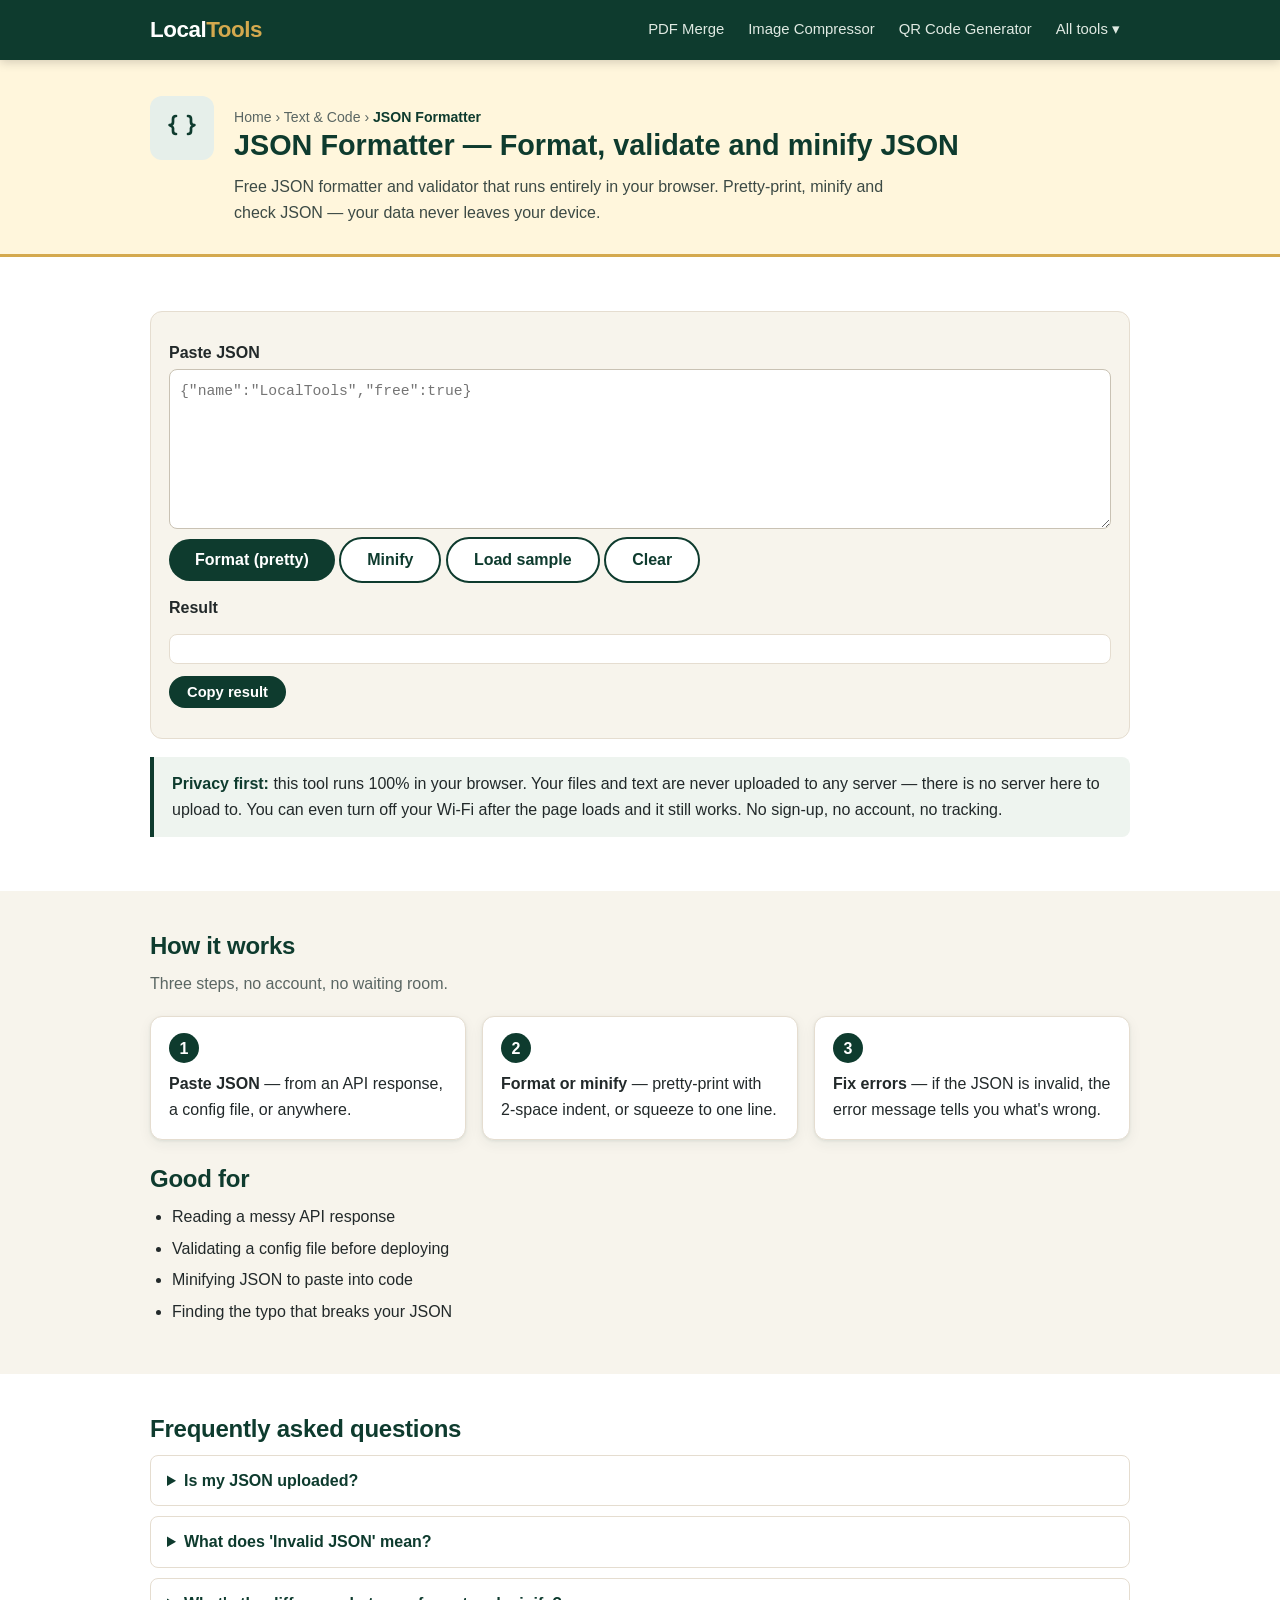
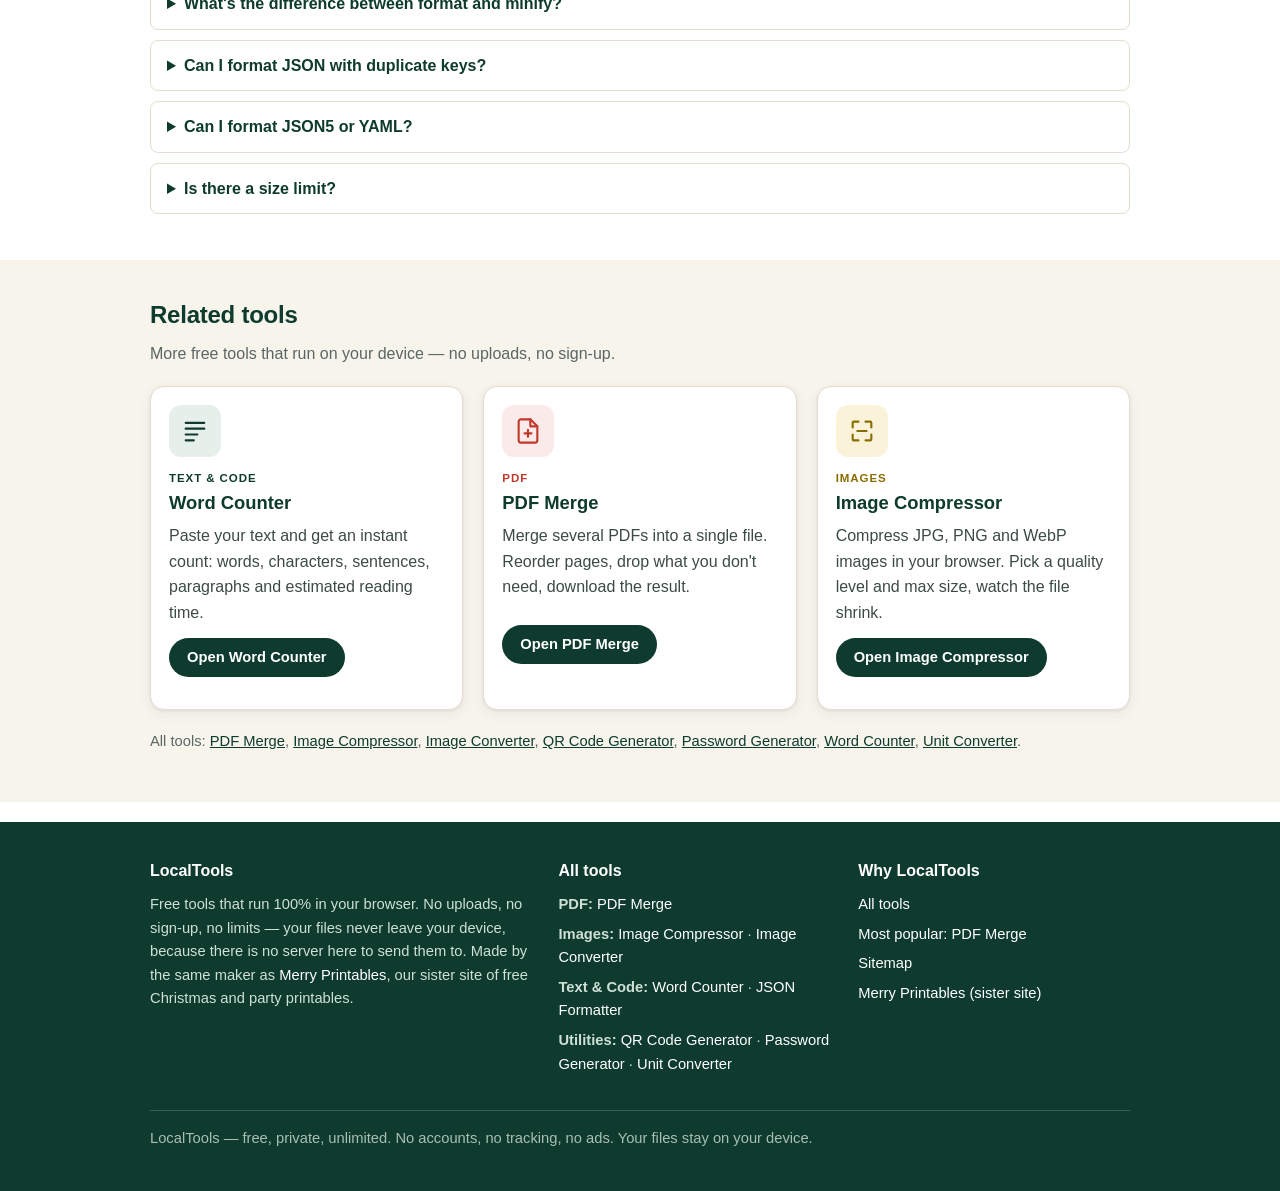
<file: tools/json-formatter.html>
<!DOCTYPE html>
<html lang="en">
<head>
<meta charset="utf-8">
<meta name="viewport" content="width=device-width, initial-scale=1">
<meta name="theme-color" content="#0E3B2E">
<title>JSON Formatter — Free Online | LocalTools</title>
<meta name="description" content="Free JSON formatter and validator that runs entirely in your browser. Pretty-print, minify and check JSON — your data never leaves your device.">
<link rel="canonical" href="https://localtools.pages.dev/tools/json-formatter.html">
<meta property="og:title" content="JSON Formatter — Free Online | LocalTools">
<meta property="og:description" content="Free JSON formatter and validator that runs entirely in your browser. Pretty-print, minify and check JSON — your data never leaves your device.">
<meta property="og:type" content="website">
<meta property="og:url" content="https://localtools.pages.dev/tools/json-formatter.html">
<meta property="og:site_name" content="LocalTools">
<link rel="icon" href="/favicon.png" type="image/png">
<link rel="stylesheet" href="/assets/style.css">

<script src="/assets/js/json-formatter.js" defer></script>
<script type="application/ld+json">{"@context": "https://schema.org", "@type": "WebApplication", "name": "LocalTools JSON Formatter", "applicationCategory": "UtilitiesApplication", "operatingSystem": "Any (web browser)", "offers": {"@type": "Offer", "price": "0", "priceCurrency": "USD"}, "description": "Free JSON formatter and validator that runs entirely in your browser. Pretty-print, minify and check JSON \u2014 your data never leaves your device."}</script><script type="application/ld+json">{"@context": "https://schema.org", "@type": "FAQPage", "mainEntity": [{"@type": "Question", "name": "Is my JSON uploaded?", "acceptedAnswer": {"@type": "Answer", "text": "No. Parsing and formatting happen in your browser. Your data never leaves your device \u2014 safe even for API keys and private configs (though you should still avoid pasting real secrets into any website)."}}, {"@type": "Question", "name": "What does 'Invalid JSON' mean?", "acceptedAnswer": {"@type": "Answer", "text": "The most common causes are trailing commas, single quotes instead of double quotes, unquoted keys, or comments. The error message usually names the problem."}}, {"@type": "Question", "name": "What's the difference between format and minify?", "acceptedAnswer": {"@type": "Answer", "text": "Format adds line breaks and indentation so humans can read it. Minify removes all whitespace so machines can send it as small as possible."}}, {"@type": "Question", "name": "Can I format JSON with duplicate keys?", "acceptedAnswer": {"@type": "Answer", "text": "Yes \u2014 the last value wins, as in standard JSON parsing."}}, {"@type": "Question", "name": "Can I format JSON5 or YAML?", "acceptedAnswer": {"@type": "Answer", "text": "No \u2014 this tool handles strict JSON only. JSON5 features like trailing commas, comments and single quotes will be flagged as errors, which is exactly what the validator is for."}}, {"@type": "Question", "name": "Is there a size limit?", "acceptedAnswer": {"@type": "Answer", "text": "No. Paste a whole API response or a multi-megabyte config file \u2014 formatting is instant and everything stays in your browser."}}]}</script>
</head>
<body>
<header class="site"><div class="wrap">
<a class="logo" href="/">Local<span>Tools</span></a>
<nav class="main"><a href="/tools/pdf-merge.html">PDF Merge</a><a href="/tools/image-compressor.html">Image Compressor</a><a href="/tools/qr-generator.html">QR Code Generator</a><div class="nav-drop"><button type="button" aria-haspopup="true">All tools &#9662;</button><div class="nav-menu"><span class="nav-cat">PDF</span><a href="/tools/pdf-merge.html">PDF Merge</a><span class="nav-cat">Images</span><a href="/tools/image-compressor.html">Image Compressor</a><a href="/tools/image-converter.html">Image Converter</a><span class="nav-cat">Text &amp; Code</span><a href="/tools/word-counter.html">Word Counter</a><a href="/tools/json-formatter.html">JSON Formatter</a><span class="nav-cat">Utilities</span><a href="/tools/qr-generator.html">QR Code Generator</a><a href="/tools/password-generator.html">Password Generator</a><a href="/tools/unit-converter.html">Unit Converter</a></div></div></nav>
</div></header>
<main>

<section class="tool-hero"><div class="wrap">
<div class="icon-tile" style="background:#E6EFEA;color:#0E3B2E"><svg viewBox="0 0 24 24" width="36" height="36" fill="none" stroke="currentColor" stroke-width="1.8" stroke-linecap="round" stroke-linejoin="round" aria-hidden="true"><path d="M8 4c-1.5 0-2 .8-2 2v2c0 1.2-.8 2-2 2s2 .8 2 2v2c0 1.2.5 2 2 2M16 4c1.5 0 2 .8 2 2v2c0 1.2.8 2 2 2s-2 .8-2 2v2c0 1.2-.5 2-2 2"/></svg></div>
<div>
<nav class="crumbs" aria-label="Breadcrumb"><a href="/">Home</a> &rsaquo; Text &amp; Code &rsaquo; <b>JSON Formatter</b></nav>
<h1>JSON Formatter — Format, validate and minify JSON</h1>
<p>Free JSON formatter and validator that runs entirely in your browser. Pretty-print, minify and check JSON — your data never leaves your device.</p>
</div>
</div></section>
<section><div class="wrap">

<div class="toolbox">
<label for="json-input">Paste JSON</label>
<textarea id="json-input" placeholder='{"name":"LocalTools","free":true}'></textarea>
<p>
<button class="btn" id="json-format">Format (pretty)</button>
<button class="btn ghost" id="json-minify">Minify</button>
<button class="btn ghost" id="json-sample">Load sample</button>
<button class="btn ghost" id="json-clear">Clear</button>
</p>
<p class="muted" id="json-status"></p>
<label>Result</label>
<div class="output"><pre id="json-output"></pre></div>
<p style="margin-top:12px"><button class="btn small" id="json-copy">Copy result</button></p>
</div>

<div class="privacy"><strong>Privacy first:</strong> this tool runs 100% in your
browser. Your files and text are never uploaded to any server — there is no server here to upload to.
You can even turn off your Wi-Fi after the page loads and it still works. No sign-up, no account, no tracking.</div>
</div></section>

<section class="alt"><div class="wrap">
<h2>How it works</h2>
<p class="section-sub">Three steps, no account, no waiting room.</p>

<ol class="steps">
<li><strong>Paste JSON</strong> — from an API response, a config file, or anywhere.</li>
<li><strong>Format or minify</strong> — pretty-print with 2-space indent, or squeeze to one line.</li>
<li><strong>Fix errors</strong> — if the JSON is invalid, the error message tells you what's wrong.</li>
</ol>

<h2>Good for</h2>
<ul>
<li>Reading a messy API response</li><li>Validating a config file before deploying</li><li>Minifying JSON to paste into code</li><li>Finding the typo that breaks your JSON</li>
</ul>
</div></section>
<section><div class="wrap">
<h2>Frequently asked questions</h2>
<div class="faq">
<details><summary>Is my JSON uploaded?</summary><p>No. Parsing and formatting happen in your browser. Your data never leaves your device — safe even for API keys and private configs (though you should still avoid pasting real secrets into any website).</p></details>
<details><summary>What does 'Invalid JSON' mean?</summary><p>The most common causes are trailing commas, single quotes instead of double quotes, unquoted keys, or comments. The error message usually names the problem.</p></details>
<details><summary>What's the difference between format and minify?</summary><p>Format adds line breaks and indentation so humans can read it. Minify removes all whitespace so machines can send it as small as possible.</p></details>
<details><summary>Can I format JSON with duplicate keys?</summary><p>Yes — the last value wins, as in standard JSON parsing.</p></details>
<details><summary>Can I format JSON5 or YAML?</summary><p>No — this tool handles strict JSON only. JSON5 features like trailing commas, comments and single quotes will be flagged as errors, which is exactly what the validator is for.</p></details>
<details><summary>Is there a size limit?</summary><p>No. Paste a whole API response or a multi-megabyte config file — formatting is instant and everything stays in your browser.</p></details>
</div>
</div></section>
<section class="alt"><div class="wrap">
<h2>Related tools</h2>
<p class="section-sub">More free tools that run on your device — no uploads, no sign-up.</p>
<div class="grid"><article class="card"><div class="body">
<div class="icon-tile" style="background:#E6EFEA;color:#0E3B2E"><svg viewBox="0 0 24 24" width="28" height="28" fill="none" stroke="currentColor" stroke-width="1.8" stroke-linecap="round" stroke-linejoin="round" aria-hidden="true"><path d="M4 5h16M4 10h16M4 15h10M4 20h7"/></svg></div>
<span class="cat-label" style="color:#0E3B2E">Text &amp; Code</span>
<h3><a href="/tools/word-counter.html">Word Counter</a></h3>
<p>Paste your text and get an instant count: words, characters, sentences, paragraphs and estimated reading time.</p>
<p><a class="btn small" href="/tools/word-counter.html">Open Word Counter</a></p>
</div></article>
<article class="card"><div class="body">
<div class="icon-tile" style="background:#FBEAEA;color:#C0392B"><svg viewBox="0 0 24 24" width="28" height="28" fill="none" stroke="currentColor" stroke-width="1.8" stroke-linecap="round" stroke-linejoin="round" aria-hidden="true"><path d="M14 2H6a2 2 0 0 0-2 2v16a2 2 0 0 0 2 2h12a2 2 0 0 0 2-2V8z"/><path d="M14 2v6h6"/><path d="M12 11v6M9 14h6"/></svg></div>
<span class="cat-label" style="color:#C0392B">PDF</span>
<h3><a href="/tools/pdf-merge.html">PDF Merge</a></h3>
<p>Merge several PDFs into a single file. Reorder pages, drop what you don't need, download the result.</p>
<p><a class="btn small" href="/tools/pdf-merge.html">Open PDF Merge</a></p>
</div></article>
<article class="card"><div class="body">
<div class="icon-tile" style="background:#FBF3D9;color:#8A6D00"><svg viewBox="0 0 24 24" width="28" height="28" fill="none" stroke="currentColor" stroke-width="1.8" stroke-linecap="round" stroke-linejoin="round" aria-hidden="true"><path d="M4 9V5a1 1 0 0 1 1-1h4M20 9V5a1 1 0 0 0-1-1h-4M4 15v4a1 1 0 0 0 1 1h4M20 15v4a1 1 0 0 1-1 1h-4"/><path d="M8 12h8"/></svg></div>
<span class="cat-label" style="color:#8A6D00">Images</span>
<h3><a href="/tools/image-compressor.html">Image Compressor</a></h3>
<p>Compress JPG, PNG and WebP images in your browser. Pick a quality level and max size, watch the file shrink.</p>
<p><a class="btn small" href="/tools/image-compressor.html">Open Image Compressor</a></p>
</div></article></div>
<p class="muted" style="margin-top:20px">All tools: <a href="/tools/pdf-merge.html">PDF Merge</a>, <a href="/tools/image-compressor.html">Image Compressor</a>, <a href="/tools/image-converter.html">Image Converter</a>, <a href="/tools/qr-generator.html">QR Code Generator</a>, <a href="/tools/password-generator.html">Password Generator</a>, <a href="/tools/word-counter.html">Word Counter</a>, <a href="/tools/unit-converter.html">Unit Converter</a>.</p>
</div></section>

</main>
<footer class="site"><div class="wrap">
<div class="foot-grid">
<div>
<h4>LocalTools</h4>
<p>Free tools that run 100% in your browser. No uploads, no sign-up, no limits — your files never leave your device, because there is no server here to send them to. Made by the same maker as <a href="https://hanxianqing.github.io/">Merry Printables</a>, our sister site of free Christmas and party printables.</p>
</div>
<div>
<h4>All tools</h4>
<ul>
<li><strong>PDF:</strong> <a href="/tools/pdf-merge.html">PDF Merge</a></li>
<li><strong>Images:</strong> <a href="/tools/image-compressor.html">Image Compressor</a> &middot; <a href="/tools/image-converter.html">Image Converter</a></li>
<li><strong>Text &amp; Code:</strong> <a href="/tools/word-counter.html">Word Counter</a> &middot; <a href="/tools/json-formatter.html">JSON Formatter</a></li>
<li><strong>Utilities:</strong> <a href="/tools/qr-generator.html">QR Code Generator</a> &middot; <a href="/tools/password-generator.html">Password Generator</a> &middot; <a href="/tools/unit-converter.html">Unit Converter</a></li>
</ul>
</div>
<div>
<h4>Why LocalTools</h4>
<ul>
<li><a href="/">All tools</a></li>
<li><a href="/tools/pdf-merge.html">Most popular: PDF Merge</a></li>
<li><a href="/sitemap.xml">Sitemap</a></li>
<li><a href="https://hanxianqing.github.io/">Merry Printables (sister site)</a></li>
</ul>
</div>
</div>
<div class="foot-bottom"><p>LocalTools — free, private, unlimited. No accounts, no tracking, no ads. Your files stay on your device.</p></div>
</div></footer>
</body>
</html>
</file>
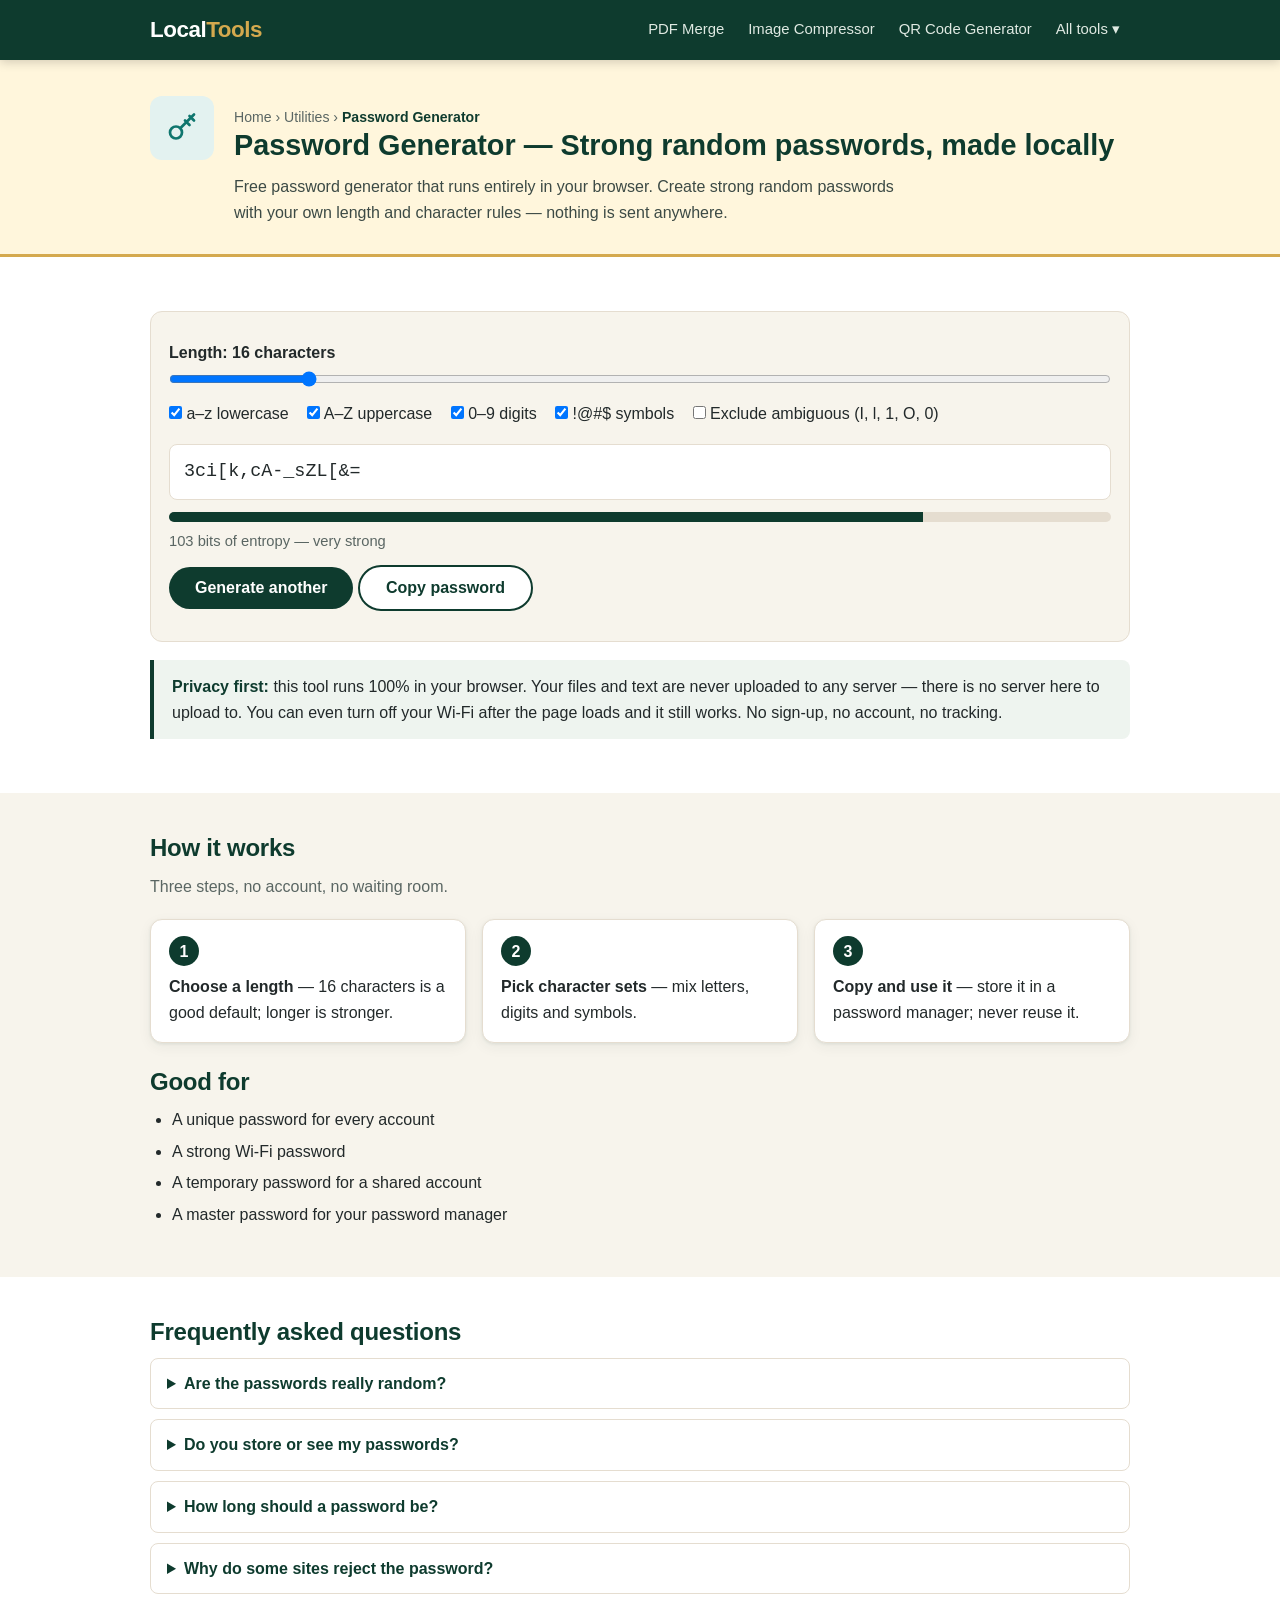
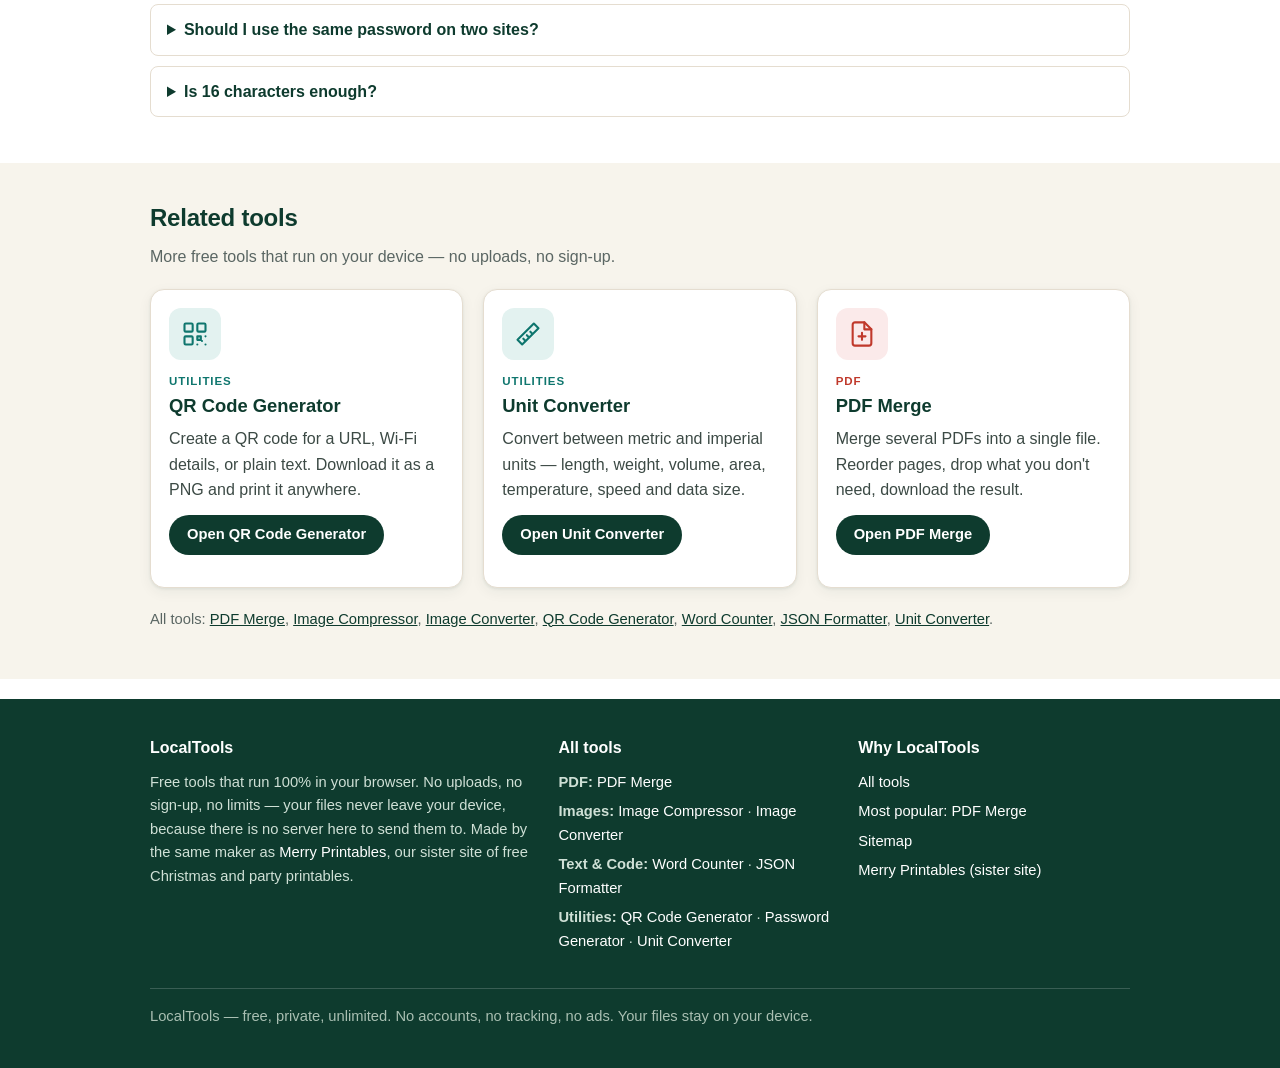
<file: tools/password-generator.html>
<!DOCTYPE html>
<html lang="en">
<head>
<meta charset="utf-8">
<meta name="viewport" content="width=device-width, initial-scale=1">
<meta name="theme-color" content="#0E3B2E">
<title>Password Generator — Free Online | LocalTools</title>
<meta name="description" content="Free password generator that runs entirely in your browser. Create strong random passwords with your own length and character rules — nothing is sent anywhere.">
<link rel="canonical" href="https://localtools.pages.dev/tools/password-generator.html">
<meta property="og:title" content="Password Generator — Free Online | LocalTools">
<meta property="og:description" content="Free password generator that runs entirely in your browser. Create strong random passwords with your own length and character rules — nothing is sent anywhere.">
<meta property="og:type" content="website">
<meta property="og:url" content="https://localtools.pages.dev/tools/password-generator.html">
<meta property="og:site_name" content="LocalTools">
<link rel="icon" href="/favicon.png" type="image/png">
<link rel="stylesheet" href="/assets/style.css">

<script src="/assets/js/password-generator.js" defer></script>
<script type="application/ld+json">{"@context": "https://schema.org", "@type": "WebApplication", "name": "LocalTools Password Generator", "applicationCategory": "UtilitiesApplication", "operatingSystem": "Any (web browser)", "offers": {"@type": "Offer", "price": "0", "priceCurrency": "USD"}, "description": "Free password generator that runs entirely in your browser. Create strong random passwords with your own length and character rules \u2014 nothing is sent anywhere."}</script><script type="application/ld+json">{"@context": "https://schema.org", "@type": "FAQPage", "mainEntity": [{"@type": "Question", "name": "Are the passwords really random?", "acceptedAnswer": {"@type": "Answer", "text": "Yes. They are built with your browser's cryptographic random generator (crypto.getRandomValues), the same source used for security keys."}}, {"@type": "Question", "name": "Do you store or see my passwords?", "acceptedAnswer": {"@type": "Answer", "text": "No. Generation happens entirely in your browser. Nothing is sent, saved or logged anywhere."}}, {"@type": "Question", "name": "How long should a password be?", "acceptedAnswer": {"@type": "Answer", "text": "At least 16 characters for important accounts. Each extra character multiplies the guessing time \u2014 a 16-character mixed password has about 100 bits of entropy."}}, {"@type": "Question", "name": "Why do some sites reject the password?", "acceptedAnswer": {"@type": "Answer", "text": "Some sites limit which symbols are allowed. Uncheck symbols, or remove the ones the site rejects, and generate again."}}, {"@type": "Question", "name": "Should I use the same password on two sites?", "acceptedAnswer": {"@type": "Answer", "text": "No \u2014 never. If one site leaks its passwords, every account sharing that password is at risk. Generate a fresh one per site and keep them in a password manager."}}, {"@type": "Question", "name": "Is 16 characters enough?", "acceptedAnswer": {"@type": "Answer", "text": "For most accounts, yes: a 16-character password mixing letters, digits and symbols has around 100 bits of entropy, which is far beyond what anyone can brute-force. Go longer for your email and password manager."}}]}</script>
</head>
<body>
<header class="site"><div class="wrap">
<a class="logo" href="/">Local<span>Tools</span></a>
<nav class="main"><a href="/tools/pdf-merge.html">PDF Merge</a><a href="/tools/image-compressor.html">Image Compressor</a><a href="/tools/qr-generator.html">QR Code Generator</a><div class="nav-drop"><button type="button" aria-haspopup="true">All tools &#9662;</button><div class="nav-menu"><span class="nav-cat">PDF</span><a href="/tools/pdf-merge.html">PDF Merge</a><span class="nav-cat">Images</span><a href="/tools/image-compressor.html">Image Compressor</a><a href="/tools/image-converter.html">Image Converter</a><span class="nav-cat">Text &amp; Code</span><a href="/tools/word-counter.html">Word Counter</a><a href="/tools/json-formatter.html">JSON Formatter</a><span class="nav-cat">Utilities</span><a href="/tools/qr-generator.html">QR Code Generator</a><a href="/tools/password-generator.html">Password Generator</a><a href="/tools/unit-converter.html">Unit Converter</a></div></div></nav>
</div></header>
<main>

<section class="tool-hero"><div class="wrap">
<div class="icon-tile" style="background:#E3F2F0;color:#0F766E"><svg viewBox="0 0 24 24" width="36" height="36" fill="none" stroke="currentColor" stroke-width="1.8" stroke-linecap="round" stroke-linejoin="round" aria-hidden="true"><circle cx="8" cy="15" r="4"/><path d="M11 12l9-9M17 4l3 3M14 7l3 3"/></svg></div>
<div>
<nav class="crumbs" aria-label="Breadcrumb"><a href="/">Home</a> &rsaquo; Utilities &rsaquo; <b>Password Generator</b></nav>
<h1>Password Generator — Strong random passwords, made locally</h1>
<p>Free password generator that runs entirely in your browser. Create strong random passwords with your own length and character rules — nothing is sent anywhere.</p>
</div>
</div></section>
<section><div class="wrap">

<div class="toolbox">
<label for="pw-len">Length: <span id="pw-len-val">16</span> characters</label>
<input type="range" id="pw-len" min="8" max="64" value="16">
<div class="checks">
<label><input type="checkbox" id="pw-lower" checked> a–z lowercase</label>
<label><input type="checkbox" id="pw-upper" checked> A–Z uppercase</label>
<label><input type="checkbox" id="pw-digits" checked> 0–9 digits</label>
<label><input type="checkbox" id="pw-symbols" checked> !@#$ symbols</label>
<label><input type="checkbox" id="pw-noamb"> Exclude ambiguous (I, l, 1, O, 0)</label>
</div>
<div class="pw-out" id="pw-out"></div>
<div class="meter"><div id="pw-meter" style="width:0%"></div></div>
<p class="muted" id="pw-strength"></p>
<p><button class="btn" id="pw-gen">Generate another</button>
<button class="btn ghost" id="pw-copy">Copy password</button></p>
</div>

<div class="privacy"><strong>Privacy first:</strong> this tool runs 100% in your
browser. Your files and text are never uploaded to any server — there is no server here to upload to.
You can even turn off your Wi-Fi after the page loads and it still works. No sign-up, no account, no tracking.</div>
</div></section>

<section class="alt"><div class="wrap">
<h2>How it works</h2>
<p class="section-sub">Three steps, no account, no waiting room.</p>

<ol class="steps">
<li><strong>Choose a length</strong> — 16 characters is a good default; longer is stronger.</li>
<li><strong>Pick character sets</strong> — mix letters, digits and symbols.</li>
<li><strong>Copy and use it</strong> — store it in a password manager; never reuse it.</li>
</ol>

<h2>Good for</h2>
<ul>
<li>A unique password for every account</li><li>A strong Wi-Fi password</li><li>A temporary password for a shared account</li><li>A master password for your password manager</li>
</ul>
</div></section>
<section><div class="wrap">
<h2>Frequently asked questions</h2>
<div class="faq">
<details><summary>Are the passwords really random?</summary><p>Yes. They are built with your browser's cryptographic random generator (crypto.getRandomValues), the same source used for security keys.</p></details>
<details><summary>Do you store or see my passwords?</summary><p>No. Generation happens entirely in your browser. Nothing is sent, saved or logged anywhere.</p></details>
<details><summary>How long should a password be?</summary><p>At least 16 characters for important accounts. Each extra character multiplies the guessing time — a 16-character mixed password has about 100 bits of entropy.</p></details>
<details><summary>Why do some sites reject the password?</summary><p>Some sites limit which symbols are allowed. Uncheck symbols, or remove the ones the site rejects, and generate again.</p></details>
<details><summary>Should I use the same password on two sites?</summary><p>No — never. If one site leaks its passwords, every account sharing that password is at risk. Generate a fresh one per site and keep them in a password manager.</p></details>
<details><summary>Is 16 characters enough?</summary><p>For most accounts, yes: a 16-character password mixing letters, digits and symbols has around 100 bits of entropy, which is far beyond what anyone can brute-force. Go longer for your email and password manager.</p></details>
</div>
</div></section>
<section class="alt"><div class="wrap">
<h2>Related tools</h2>
<p class="section-sub">More free tools that run on your device — no uploads, no sign-up.</p>
<div class="grid"><article class="card"><div class="body">
<div class="icon-tile" style="background:#E3F2F0;color:#0F766E"><svg viewBox="0 0 24 24" width="28" height="28" fill="none" stroke="currentColor" stroke-width="1.8" stroke-linecap="round" stroke-linejoin="round" aria-hidden="true"><rect x="3" y="3" width="7" height="7" rx="1"/><rect x="14" y="3" width="7" height="7" rx="1"/><rect x="3" y="14" width="7" height="7" rx="1"/><path d="M14 14h3v3h-3zM21 14v.01M14 21v.01M21 21v.01M18 18h.01"/></svg></div>
<span class="cat-label" style="color:#0F766E">Utilities</span>
<h3><a href="/tools/qr-generator.html">QR Code Generator</a></h3>
<p>Create a QR code for a URL, Wi-Fi details, or plain text. Download it as a PNG and print it anywhere.</p>
<p><a class="btn small" href="/tools/qr-generator.html">Open QR Code Generator</a></p>
</div></article>
<article class="card"><div class="body">
<div class="icon-tile" style="background:#E3F2F0;color:#0F766E"><svg viewBox="0 0 24 24" width="28" height="28" fill="none" stroke="currentColor" stroke-width="1.8" stroke-linecap="round" stroke-linejoin="round" aria-hidden="true"><path d="M3 17L17 3l4 4L7 21z"/><path d="M8 16l1.5 1.5M11 13l1.5 1.5M14 10l1.5 1.5"/></svg></div>
<span class="cat-label" style="color:#0F766E">Utilities</span>
<h3><a href="/tools/unit-converter.html">Unit Converter</a></h3>
<p>Convert between metric and imperial units — length, weight, volume, area, temperature, speed and data size.</p>
<p><a class="btn small" href="/tools/unit-converter.html">Open Unit Converter</a></p>
</div></article>
<article class="card"><div class="body">
<div class="icon-tile" style="background:#FBEAEA;color:#C0392B"><svg viewBox="0 0 24 24" width="28" height="28" fill="none" stroke="currentColor" stroke-width="1.8" stroke-linecap="round" stroke-linejoin="round" aria-hidden="true"><path d="M14 2H6a2 2 0 0 0-2 2v16a2 2 0 0 0 2 2h12a2 2 0 0 0 2-2V8z"/><path d="M14 2v6h6"/><path d="M12 11v6M9 14h6"/></svg></div>
<span class="cat-label" style="color:#C0392B">PDF</span>
<h3><a href="/tools/pdf-merge.html">PDF Merge</a></h3>
<p>Merge several PDFs into a single file. Reorder pages, drop what you don't need, download the result.</p>
<p><a class="btn small" href="/tools/pdf-merge.html">Open PDF Merge</a></p>
</div></article></div>
<p class="muted" style="margin-top:20px">All tools: <a href="/tools/pdf-merge.html">PDF Merge</a>, <a href="/tools/image-compressor.html">Image Compressor</a>, <a href="/tools/image-converter.html">Image Converter</a>, <a href="/tools/qr-generator.html">QR Code Generator</a>, <a href="/tools/word-counter.html">Word Counter</a>, <a href="/tools/json-formatter.html">JSON Formatter</a>, <a href="/tools/unit-converter.html">Unit Converter</a>.</p>
</div></section>

</main>
<footer class="site"><div class="wrap">
<div class="foot-grid">
<div>
<h4>LocalTools</h4>
<p>Free tools that run 100% in your browser. No uploads, no sign-up, no limits — your files never leave your device, because there is no server here to send them to. Made by the same maker as <a href="https://hanxianqing.github.io/">Merry Printables</a>, our sister site of free Christmas and party printables.</p>
</div>
<div>
<h4>All tools</h4>
<ul>
<li><strong>PDF:</strong> <a href="/tools/pdf-merge.html">PDF Merge</a></li>
<li><strong>Images:</strong> <a href="/tools/image-compressor.html">Image Compressor</a> &middot; <a href="/tools/image-converter.html">Image Converter</a></li>
<li><strong>Text &amp; Code:</strong> <a href="/tools/word-counter.html">Word Counter</a> &middot; <a href="/tools/json-formatter.html">JSON Formatter</a></li>
<li><strong>Utilities:</strong> <a href="/tools/qr-generator.html">QR Code Generator</a> &middot; <a href="/tools/password-generator.html">Password Generator</a> &middot; <a href="/tools/unit-converter.html">Unit Converter</a></li>
</ul>
</div>
<div>
<h4>Why LocalTools</h4>
<ul>
<li><a href="/">All tools</a></li>
<li><a href="/tools/pdf-merge.html">Most popular: PDF Merge</a></li>
<li><a href="/sitemap.xml">Sitemap</a></li>
<li><a href="https://hanxianqing.github.io/">Merry Printables (sister site)</a></li>
</ul>
</div>
</div>
<div class="foot-bottom"><p>LocalTools — free, private, unlimited. No accounts, no tracking, no ads. Your files stay on your device.</p></div>
</div></footer>
</body>
</html>
</file>
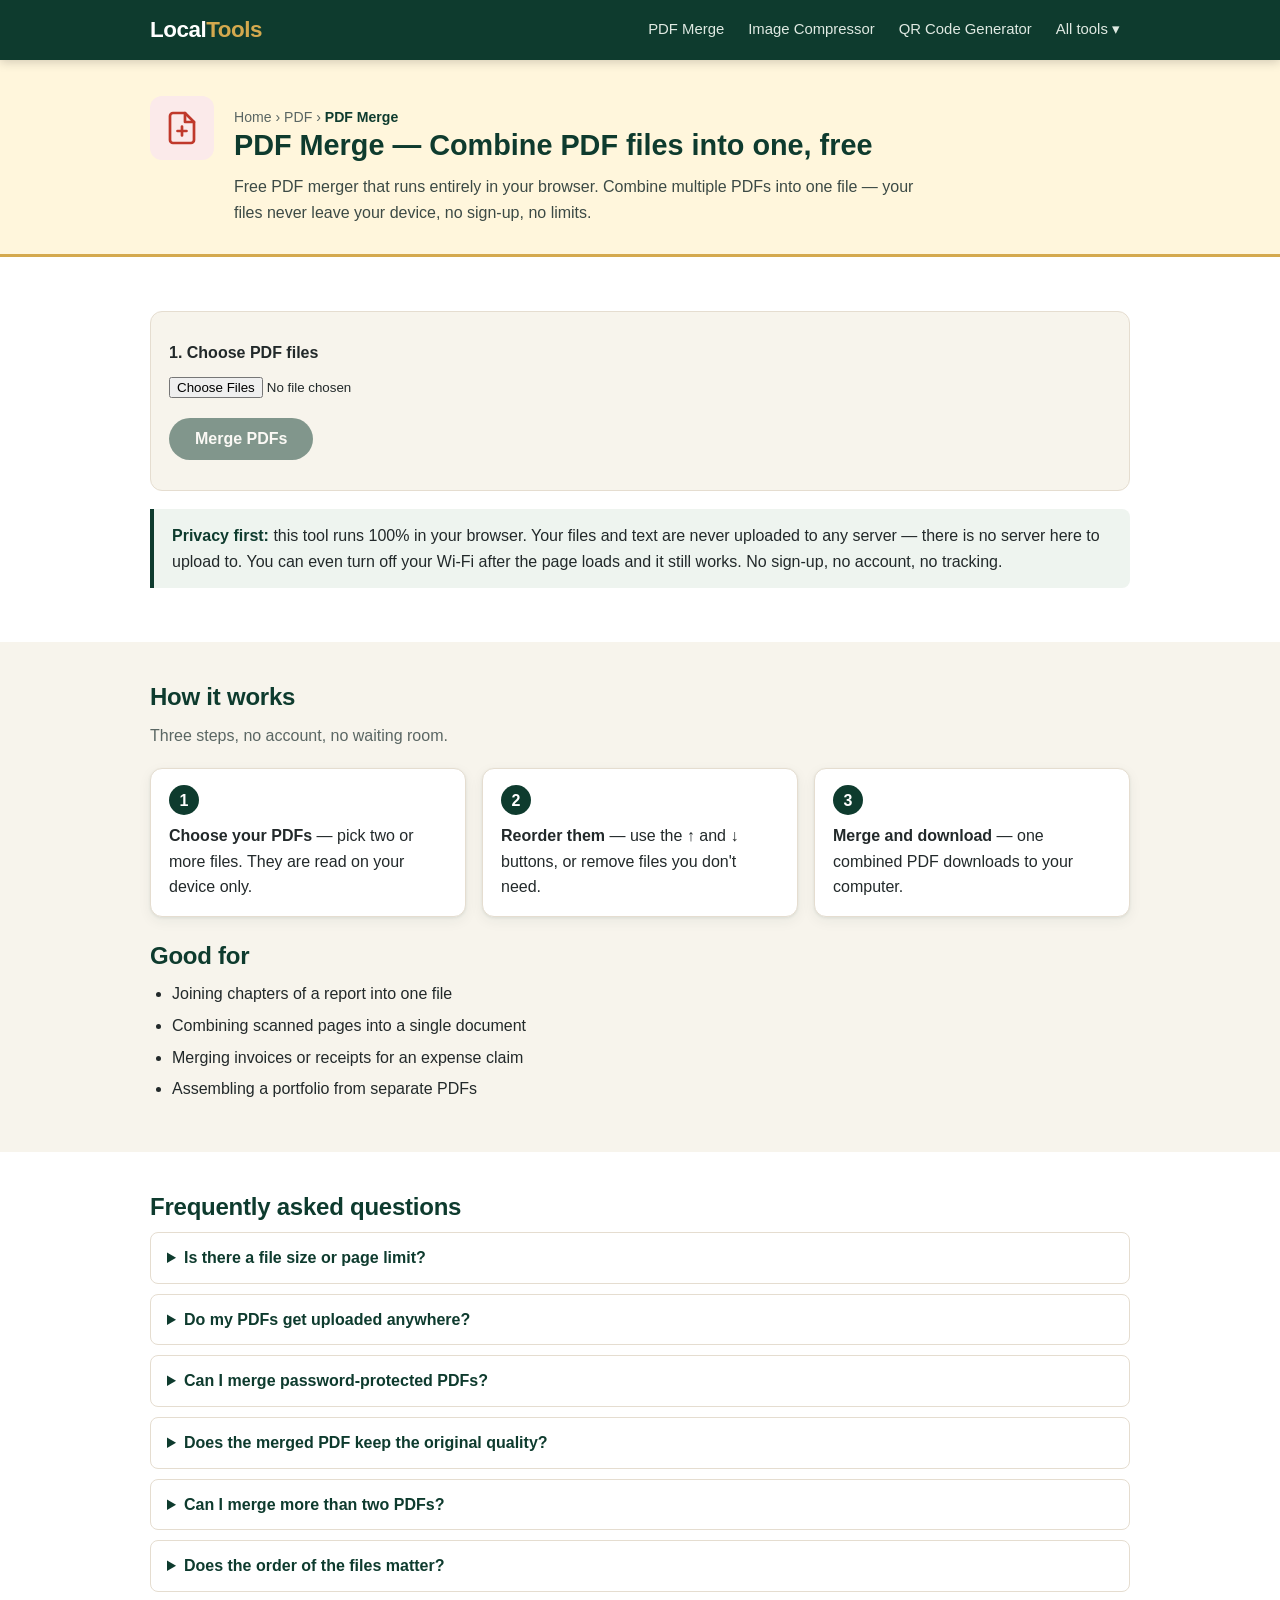
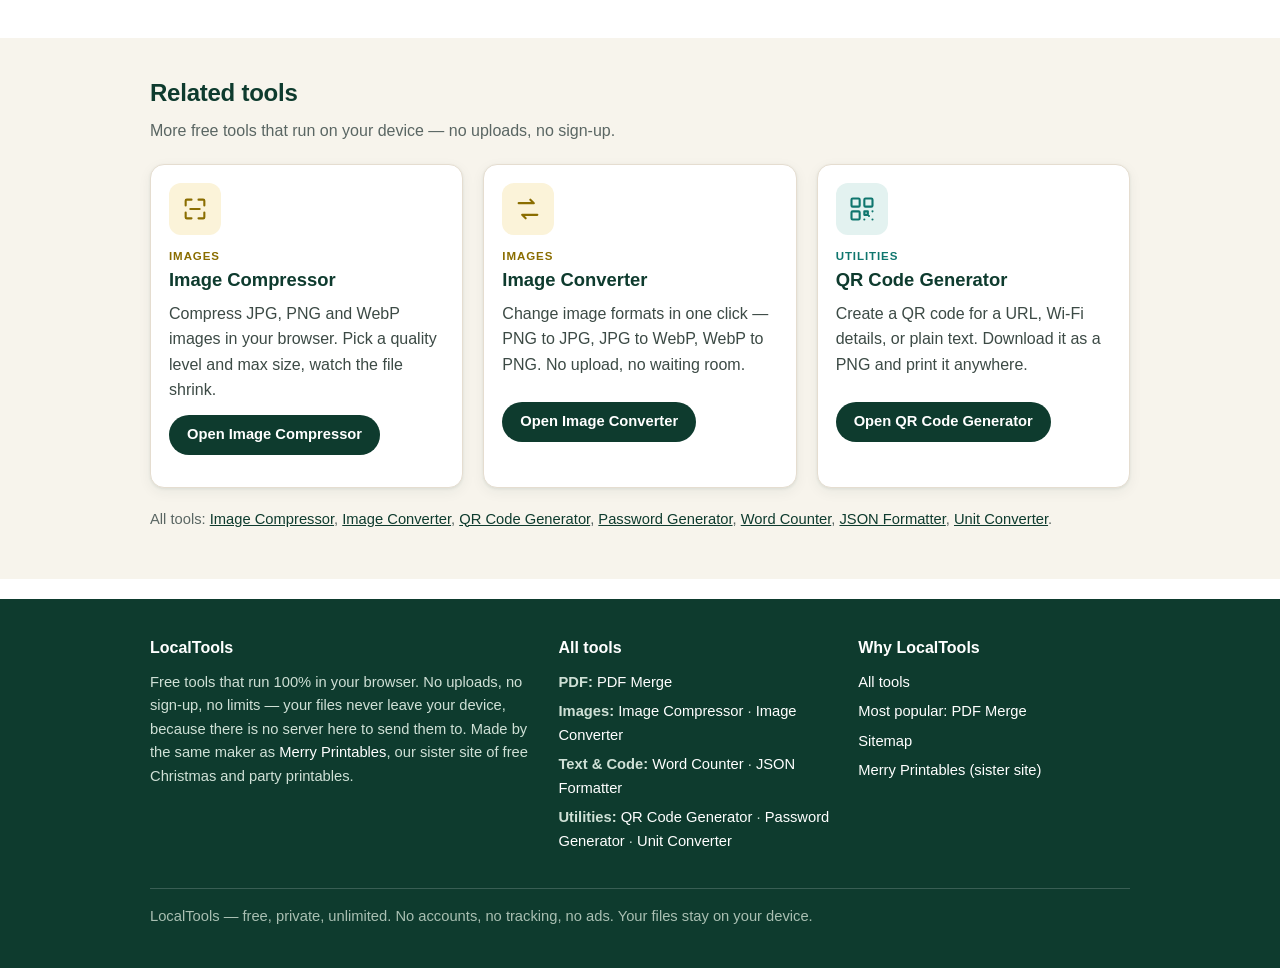
<file: tools/pdf-merge.html>
<!DOCTYPE html>
<html lang="en">
<head>
<meta charset="utf-8">
<meta name="viewport" content="width=device-width, initial-scale=1">
<meta name="theme-color" content="#0E3B2E">
<title>PDF Merge — Free Online | LocalTools</title>
<meta name="description" content="Free PDF merger that runs entirely in your browser. Combine multiple PDFs into one file — your files never leave your device, no sign-up, no limits.">
<link rel="canonical" href="https://localtools.pages.dev/tools/pdf-merge.html">
<meta property="og:title" content="PDF Merge — Free Online | LocalTools">
<meta property="og:description" content="Free PDF merger that runs entirely in your browser. Combine multiple PDFs into one file — your files never leave your device, no sign-up, no limits.">
<meta property="og:type" content="website">
<meta property="og:url" content="https://localtools.pages.dev/tools/pdf-merge.html">
<meta property="og:site_name" content="LocalTools">
<link rel="icon" href="/favicon.png" type="image/png">
<link rel="stylesheet" href="/assets/style.css">
<script src="/assets/vendor/pdf-lib.min.js"></script>
<script src="/assets/js/pdf-merge.js" defer></script>
<script type="application/ld+json">{"@context": "https://schema.org", "@type": "WebApplication", "name": "LocalTools PDF Merge", "applicationCategory": "UtilitiesApplication", "operatingSystem": "Any (web browser)", "offers": {"@type": "Offer", "price": "0", "priceCurrency": "USD"}, "description": "Free PDF merger that runs entirely in your browser. Combine multiple PDFs into one file \u2014 your files never leave your device, no sign-up, no limits."}</script><script type="application/ld+json">{"@context": "https://schema.org", "@type": "FAQPage", "mainEntity": [{"@type": "Question", "name": "Is there a file size or page limit?", "acceptedAnswer": {"@type": "Answer", "text": "No. The merge happens in your browser, so the only limit is your device's memory. Files with dozens or hundreds of pages work fine."}}, {"@type": "Question", "name": "Do my PDFs get uploaded anywhere?", "acceptedAnswer": {"@type": "Answer", "text": "No. LocalTools has no server that accepts uploads. Your files are read by your browser and never leave your device."}}, {"@type": "Question", "name": "Can I merge password-protected PDFs?", "acceptedAnswer": {"@type": "Answer", "text": "No \u2014 encrypted PDFs cannot be opened in the browser. Remove the password first, then merge."}}, {"@type": "Question", "name": "Does the merged PDF keep the original quality?", "acceptedAnswer": {"@type": "Answer", "text": "Yes. Pages are copied as-is, so text, images and formatting are unchanged."}}, {"@type": "Question", "name": "Can I merge more than two PDFs?", "acceptedAnswer": {"@type": "Answer", "text": "Yes \u2014 add as many as you like. There is no file-count limit; the only practical limit is your device's memory."}}, {"@type": "Question", "name": "Does the order of the files matter?", "acceptedAnswer": {"@type": "Answer", "text": "Yes, and you control it: use the up and down arrows next to each file to arrange the pages in the order you want before merging."}}]}</script>
</head>
<body>
<header class="site"><div class="wrap">
<a class="logo" href="/">Local<span>Tools</span></a>
<nav class="main"><a href="/tools/pdf-merge.html">PDF Merge</a><a href="/tools/image-compressor.html">Image Compressor</a><a href="/tools/qr-generator.html">QR Code Generator</a><div class="nav-drop"><button type="button" aria-haspopup="true">All tools &#9662;</button><div class="nav-menu"><span class="nav-cat">PDF</span><a href="/tools/pdf-merge.html">PDF Merge</a><span class="nav-cat">Images</span><a href="/tools/image-compressor.html">Image Compressor</a><a href="/tools/image-converter.html">Image Converter</a><span class="nav-cat">Text &amp; Code</span><a href="/tools/word-counter.html">Word Counter</a><a href="/tools/json-formatter.html">JSON Formatter</a><span class="nav-cat">Utilities</span><a href="/tools/qr-generator.html">QR Code Generator</a><a href="/tools/password-generator.html">Password Generator</a><a href="/tools/unit-converter.html">Unit Converter</a></div></div></nav>
</div></header>
<main>

<section class="tool-hero"><div class="wrap">
<div class="icon-tile" style="background:#FBEAEA;color:#C0392B"><svg viewBox="0 0 24 24" width="36" height="36" fill="none" stroke="currentColor" stroke-width="1.8" stroke-linecap="round" stroke-linejoin="round" aria-hidden="true"><path d="M14 2H6a2 2 0 0 0-2 2v16a2 2 0 0 0 2 2h12a2 2 0 0 0 2-2V8z"/><path d="M14 2v6h6"/><path d="M12 11v6M9 14h6"/></svg></div>
<div>
<nav class="crumbs" aria-label="Breadcrumb"><a href="/">Home</a> &rsaquo; PDF &rsaquo; <b>PDF Merge</b></nav>
<h1>PDF Merge — Combine PDF files into one, free</h1>
<p>Free PDF merger that runs entirely in your browser. Combine multiple PDFs into one file — your files never leave your device, no sign-up, no limits.</p>
</div>
</div></section>
<section><div class="wrap">

<div class="toolbox">
<label for="pdf-input">1. Choose PDF files</label>
<input type="file" id="pdf-input" accept="application/pdf" multiple>
<ul class="filelist" id="pdf-list"></ul>
<p class="muted" id="pdf-status"></p>
<p><button class="btn" id="merge-btn" disabled>Merge PDFs</button></p>
<div id="pdf-out"></div>
</div>

<div class="privacy"><strong>Privacy first:</strong> this tool runs 100% in your
browser. Your files and text are never uploaded to any server — there is no server here to upload to.
You can even turn off your Wi-Fi after the page loads and it still works. No sign-up, no account, no tracking.</div>
</div></section>

<section class="alt"><div class="wrap">
<h2>How it works</h2>
<p class="section-sub">Three steps, no account, no waiting room.</p>

<ol class="steps">
<li><strong>Choose your PDFs</strong> — pick two or more files. They are read on your device only.</li>
<li><strong>Reorder them</strong> — use the ↑ and ↓ buttons, or remove files you don't need.</li>
<li><strong>Merge and download</strong> — one combined PDF downloads to your computer.</li>
</ol>

<h2>Good for</h2>
<ul>
<li>Joining chapters of a report into one file</li><li>Combining scanned pages into a single document</li><li>Merging invoices or receipts for an expense claim</li><li>Assembling a portfolio from separate PDFs</li>
</ul>
</div></section>
<section><div class="wrap">
<h2>Frequently asked questions</h2>
<div class="faq">
<details><summary>Is there a file size or page limit?</summary><p>No. The merge happens in your browser, so the only limit is your device's memory. Files with dozens or hundreds of pages work fine.</p></details>
<details><summary>Do my PDFs get uploaded anywhere?</summary><p>No. LocalTools has no server that accepts uploads. Your files are read by your browser and never leave your device.</p></details>
<details><summary>Can I merge password-protected PDFs?</summary><p>No — encrypted PDFs cannot be opened in the browser. Remove the password first, then merge.</p></details>
<details><summary>Does the merged PDF keep the original quality?</summary><p>Yes. Pages are copied as-is, so text, images and formatting are unchanged.</p></details>
<details><summary>Can I merge more than two PDFs?</summary><p>Yes — add as many as you like. There is no file-count limit; the only practical limit is your device's memory.</p></details>
<details><summary>Does the order of the files matter?</summary><p>Yes, and you control it: use the up and down arrows next to each file to arrange the pages in the order you want before merging.</p></details>
</div>
</div></section>
<section class="alt"><div class="wrap">
<h2>Related tools</h2>
<p class="section-sub">More free tools that run on your device — no uploads, no sign-up.</p>
<div class="grid"><article class="card"><div class="body">
<div class="icon-tile" style="background:#FBF3D9;color:#8A6D00"><svg viewBox="0 0 24 24" width="28" height="28" fill="none" stroke="currentColor" stroke-width="1.8" stroke-linecap="round" stroke-linejoin="round" aria-hidden="true"><path d="M4 9V5a1 1 0 0 1 1-1h4M20 9V5a1 1 0 0 0-1-1h-4M4 15v4a1 1 0 0 0 1 1h4M20 15v4a1 1 0 0 1-1 1h-4"/><path d="M8 12h8"/></svg></div>
<span class="cat-label" style="color:#8A6D00">Images</span>
<h3><a href="/tools/image-compressor.html">Image Compressor</a></h3>
<p>Compress JPG, PNG and WebP images in your browser. Pick a quality level and max size, watch the file shrink.</p>
<p><a class="btn small" href="/tools/image-compressor.html">Open Image Compressor</a></p>
</div></article>
<article class="card"><div class="body">
<div class="icon-tile" style="background:#FBF3D9;color:#8A6D00"><svg viewBox="0 0 24 24" width="28" height="28" fill="none" stroke="currentColor" stroke-width="1.8" stroke-linecap="round" stroke-linejoin="round" aria-hidden="true"><path d="M4 7h13l-3-3M20 17H7l3 3"/></svg></div>
<span class="cat-label" style="color:#8A6D00">Images</span>
<h3><a href="/tools/image-converter.html">Image Converter</a></h3>
<p>Change image formats in one click — PNG to JPG, JPG to WebP, WebP to PNG. No upload, no waiting room.</p>
<p><a class="btn small" href="/tools/image-converter.html">Open Image Converter</a></p>
</div></article>
<article class="card"><div class="body">
<div class="icon-tile" style="background:#E3F2F0;color:#0F766E"><svg viewBox="0 0 24 24" width="28" height="28" fill="none" stroke="currentColor" stroke-width="1.8" stroke-linecap="round" stroke-linejoin="round" aria-hidden="true"><rect x="3" y="3" width="7" height="7" rx="1"/><rect x="14" y="3" width="7" height="7" rx="1"/><rect x="3" y="14" width="7" height="7" rx="1"/><path d="M14 14h3v3h-3zM21 14v.01M14 21v.01M21 21v.01M18 18h.01"/></svg></div>
<span class="cat-label" style="color:#0F766E">Utilities</span>
<h3><a href="/tools/qr-generator.html">QR Code Generator</a></h3>
<p>Create a QR code for a URL, Wi-Fi details, or plain text. Download it as a PNG and print it anywhere.</p>
<p><a class="btn small" href="/tools/qr-generator.html">Open QR Code Generator</a></p>
</div></article></div>
<p class="muted" style="margin-top:20px">All tools: <a href="/tools/image-compressor.html">Image Compressor</a>, <a href="/tools/image-converter.html">Image Converter</a>, <a href="/tools/qr-generator.html">QR Code Generator</a>, <a href="/tools/password-generator.html">Password Generator</a>, <a href="/tools/word-counter.html">Word Counter</a>, <a href="/tools/json-formatter.html">JSON Formatter</a>, <a href="/tools/unit-converter.html">Unit Converter</a>.</p>
</div></section>

</main>
<footer class="site"><div class="wrap">
<div class="foot-grid">
<div>
<h4>LocalTools</h4>
<p>Free tools that run 100% in your browser. No uploads, no sign-up, no limits — your files never leave your device, because there is no server here to send them to. Made by the same maker as <a href="https://hanxianqing.github.io/">Merry Printables</a>, our sister site of free Christmas and party printables.</p>
</div>
<div>
<h4>All tools</h4>
<ul>
<li><strong>PDF:</strong> <a href="/tools/pdf-merge.html">PDF Merge</a></li>
<li><strong>Images:</strong> <a href="/tools/image-compressor.html">Image Compressor</a> &middot; <a href="/tools/image-converter.html">Image Converter</a></li>
<li><strong>Text &amp; Code:</strong> <a href="/tools/word-counter.html">Word Counter</a> &middot; <a href="/tools/json-formatter.html">JSON Formatter</a></li>
<li><strong>Utilities:</strong> <a href="/tools/qr-generator.html">QR Code Generator</a> &middot; <a href="/tools/password-generator.html">Password Generator</a> &middot; <a href="/tools/unit-converter.html">Unit Converter</a></li>
</ul>
</div>
<div>
<h4>Why LocalTools</h4>
<ul>
<li><a href="/">All tools</a></li>
<li><a href="/tools/pdf-merge.html">Most popular: PDF Merge</a></li>
<li><a href="/sitemap.xml">Sitemap</a></li>
<li><a href="https://hanxianqing.github.io/">Merry Printables (sister site)</a></li>
</ul>
</div>
</div>
<div class="foot-bottom"><p>LocalTools — free, private, unlimited. No accounts, no tracking, no ads. Your files stay on your device.</p></div>
</div></footer>
</body>
</html>
</file>
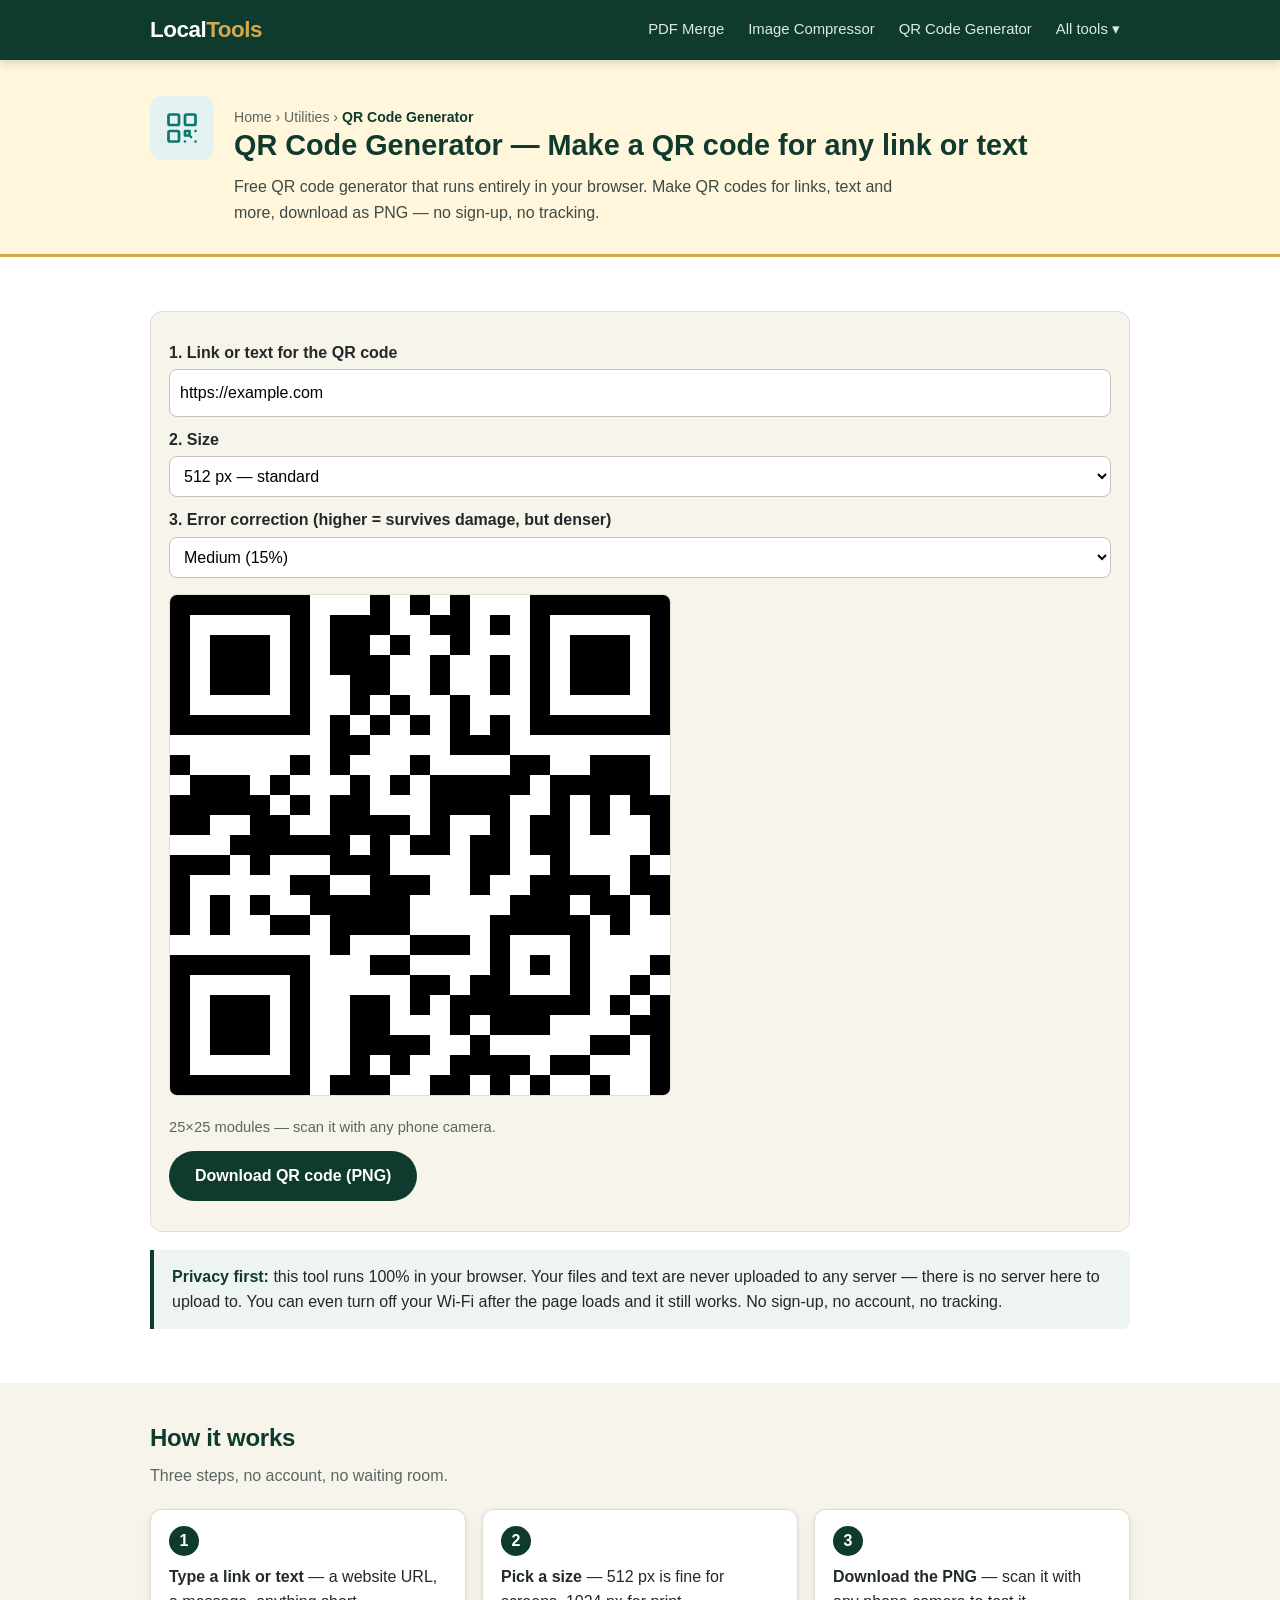
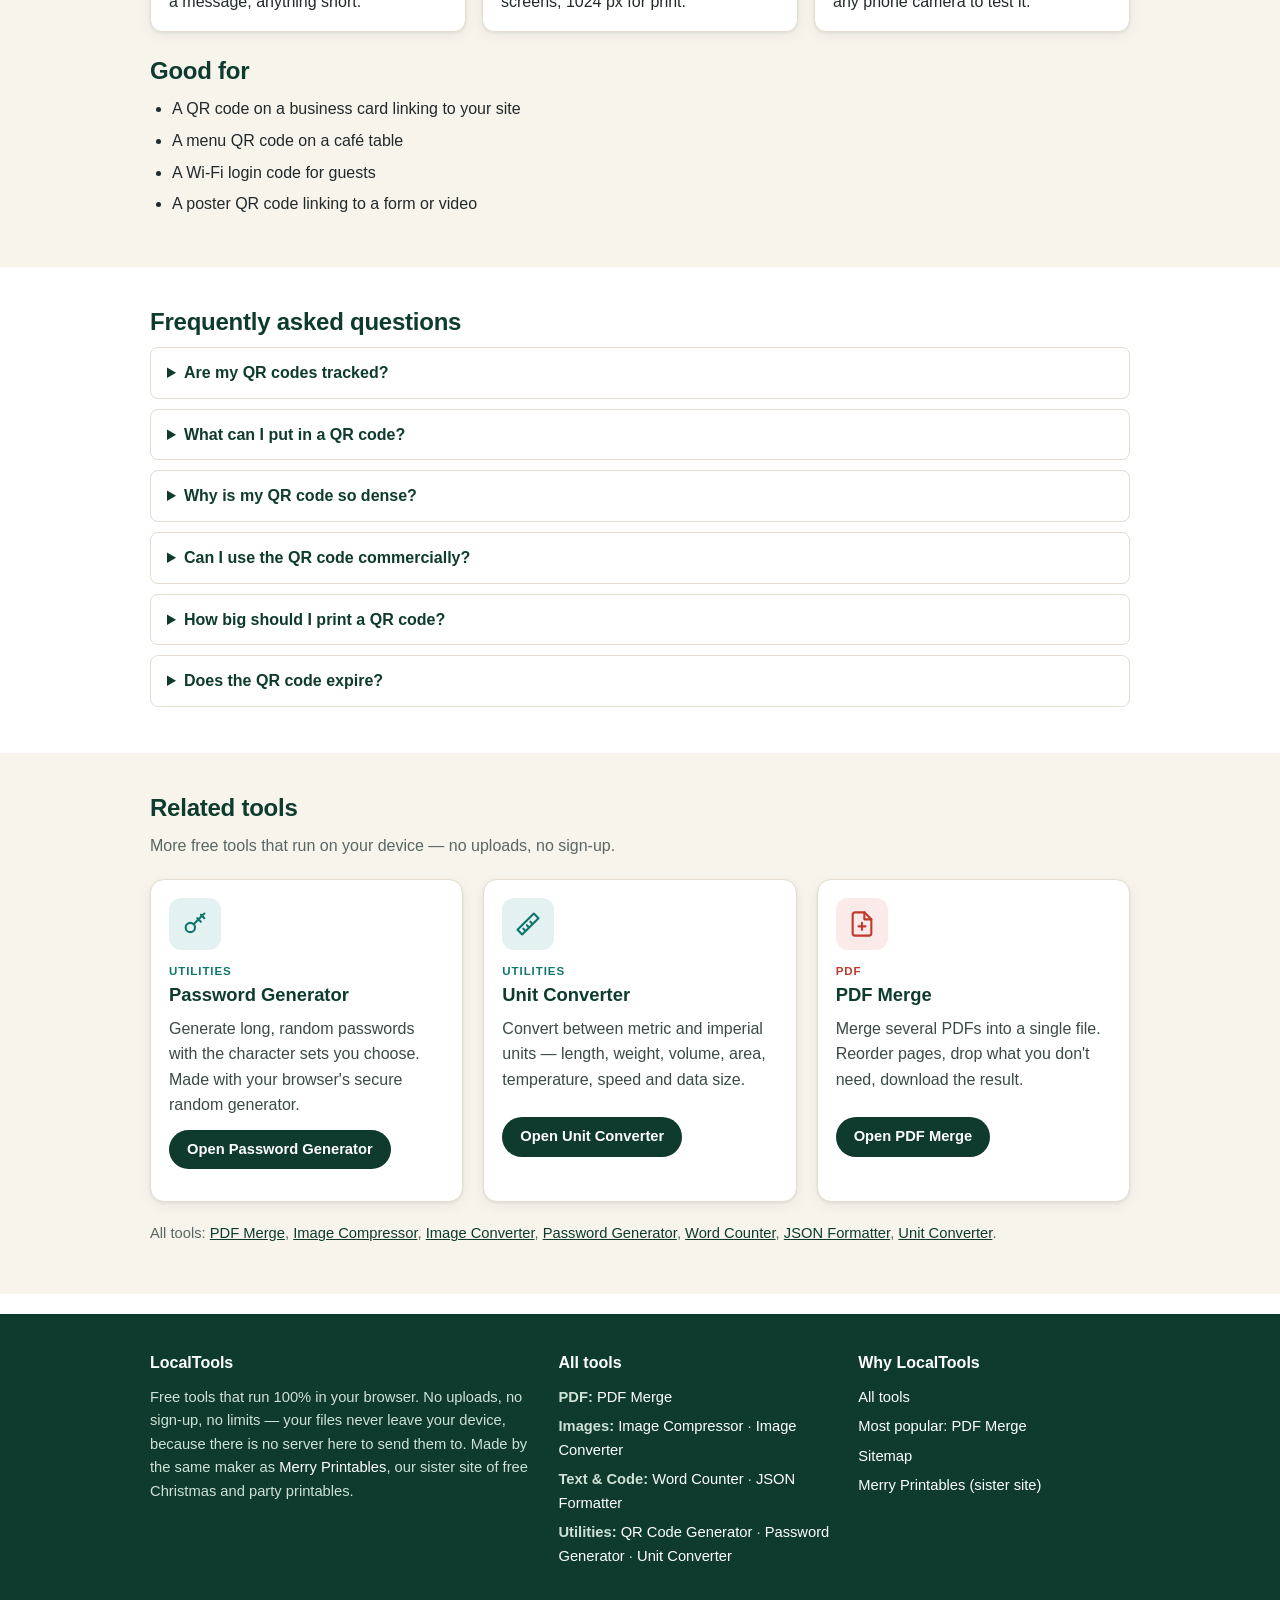
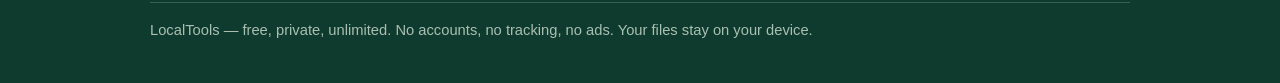
<file: tools/qr-generator.html>
<!DOCTYPE html>
<html lang="en">
<head>
<meta charset="utf-8">
<meta name="viewport" content="width=device-width, initial-scale=1">
<meta name="theme-color" content="#0E3B2E">
<title>QR Code Generator — Free Online | LocalTools</title>
<meta name="description" content="Free QR code generator that runs entirely in your browser. Make QR codes for links, text and more, download as PNG — no sign-up, no tracking.">
<link rel="canonical" href="https://localtools.pages.dev/tools/qr-generator.html">
<meta property="og:title" content="QR Code Generator — Free Online | LocalTools">
<meta property="og:description" content="Free QR code generator that runs entirely in your browser. Make QR codes for links, text and more, download as PNG — no sign-up, no tracking.">
<meta property="og:type" content="website">
<meta property="og:url" content="https://localtools.pages.dev/tools/qr-generator.html">
<meta property="og:site_name" content="LocalTools">
<link rel="icon" href="/favicon.png" type="image/png">
<link rel="stylesheet" href="/assets/style.css">
<script src="/assets/vendor/qrcode.js"></script>
<script src="/assets/js/qr-generator.js" defer></script>
<script type="application/ld+json">{"@context": "https://schema.org", "@type": "WebApplication", "name": "LocalTools QR Code Generator", "applicationCategory": "UtilitiesApplication", "operatingSystem": "Any (web browser)", "offers": {"@type": "Offer", "price": "0", "priceCurrency": "USD"}, "description": "Free QR code generator that runs entirely in your browser. Make QR codes for links, text and more, download as PNG \u2014 no sign-up, no tracking."}</script><script type="application/ld+json">{"@context": "https://schema.org", "@type": "FAQPage", "mainEntity": [{"@type": "Question", "name": "Are my QR codes tracked?", "acceptedAnswer": {"@type": "Answer", "text": "No. The code is generated in your browser and the image is a plain PNG. Nothing is logged, and the QR code itself contains only the text you typed."}}, {"@type": "Question", "name": "What can I put in a QR code?", "acceptedAnswer": {"@type": "Answer", "text": "A URL, plain text, or a Wi-Fi login (format: WIFI:T:WPA;S:network;P:password;;). Long text makes a denser code that is harder to scan \u2014 keep it short."}}, {"@type": "Question", "name": "Why is my QR code so dense?", "acceptedAnswer": {"@type": "Answer", "text": "Long URLs make dense codes. Use a short link, or lower the error correction level, for a cleaner code."}}, {"@type": "Question", "name": "Can I use the QR code commercially?", "acceptedAnswer": {"@type": "Answer", "text": "Yes \u2014 the image is yours, free for any use, no attribution needed."}}, {"@type": "Question", "name": "How big should I print a QR code?", "acceptedAnswer": {"@type": "Answer", "text": "At least 2 \u00d7 2 cm (about 0.8 in) for a code scanned from a normal reading distance. For posters scanned from metres away, print it larger \u2014 the 1024 px download is made for that."}}, {"@type": "Question", "name": "Does the QR code expire?", "acceptedAnswer": {"@type": "Answer", "text": "No. The code is just your text drawn as squares \u2014 there is no server, no link shortener and nothing to expire. It works forever."}}]}</script>
</head>
<body>
<header class="site"><div class="wrap">
<a class="logo" href="/">Local<span>Tools</span></a>
<nav class="main"><a href="/tools/pdf-merge.html">PDF Merge</a><a href="/tools/image-compressor.html">Image Compressor</a><a href="/tools/qr-generator.html">QR Code Generator</a><div class="nav-drop"><button type="button" aria-haspopup="true">All tools &#9662;</button><div class="nav-menu"><span class="nav-cat">PDF</span><a href="/tools/pdf-merge.html">PDF Merge</a><span class="nav-cat">Images</span><a href="/tools/image-compressor.html">Image Compressor</a><a href="/tools/image-converter.html">Image Converter</a><span class="nav-cat">Text &amp; Code</span><a href="/tools/word-counter.html">Word Counter</a><a href="/tools/json-formatter.html">JSON Formatter</a><span class="nav-cat">Utilities</span><a href="/tools/qr-generator.html">QR Code Generator</a><a href="/tools/password-generator.html">Password Generator</a><a href="/tools/unit-converter.html">Unit Converter</a></div></div></nav>
</div></header>
<main>

<section class="tool-hero"><div class="wrap">
<div class="icon-tile" style="background:#E3F2F0;color:#0F766E"><svg viewBox="0 0 24 24" width="36" height="36" fill="none" stroke="currentColor" stroke-width="1.8" stroke-linecap="round" stroke-linejoin="round" aria-hidden="true"><rect x="3" y="3" width="7" height="7" rx="1"/><rect x="14" y="3" width="7" height="7" rx="1"/><rect x="3" y="14" width="7" height="7" rx="1"/><path d="M14 14h3v3h-3zM21 14v.01M14 21v.01M21 21v.01M18 18h.01"/></svg></div>
<div>
<nav class="crumbs" aria-label="Breadcrumb"><a href="/">Home</a> &rsaquo; Utilities &rsaquo; <b>QR Code Generator</b></nav>
<h1>QR Code Generator — Make a QR code for any link or text</h1>
<p>Free QR code generator that runs entirely in your browser. Make QR codes for links, text and more, download as PNG — no sign-up, no tracking.</p>
</div>
</div></section>
<section><div class="wrap">

<div class="toolbox">
<label for="qr-text">1. Link or text for the QR code</label>
<input type="text" id="qr-text" placeholder="https://example.com" autocomplete="off">
<label for="qr-size">2. Size</label>
<select id="qr-size"><option value="256">256 px — small</option><option value="512" selected>512 px — standard</option><option value="1024">1024 px — print</option></select>
<label for="qr-ec">3. Error correction (higher = survives damage, but denser)</label>
<select id="qr-ec"><option value="L">Low (7%)</option><option value="M" selected>Medium (15%)</option><option value="Q">Quartile (25%)</option><option value="H">High (30%)</option></select>
<p style="margin-top:16px"><canvas id="qr-canvas" class="qr" width="512" height="512"></canvas></p>
<p class="muted" id="qr-status"></p>
<p><a class="btn" id="qr-dl" href="#" download="qr-code.png">Download QR code (PNG)</a></p>
</div>

<div class="privacy"><strong>Privacy first:</strong> this tool runs 100% in your
browser. Your files and text are never uploaded to any server — there is no server here to upload to.
You can even turn off your Wi-Fi after the page loads and it still works. No sign-up, no account, no tracking.</div>
</div></section>

<section class="alt"><div class="wrap">
<h2>How it works</h2>
<p class="section-sub">Three steps, no account, no waiting room.</p>

<ol class="steps">
<li><strong>Type a link or text</strong> — a website URL, a message, anything short.</li>
<li><strong>Pick a size</strong> — 512 px is fine for screens, 1024 px for print.</li>
<li><strong>Download the PNG</strong> — scan it with any phone camera to test it.</li>
</ol>

<h2>Good for</h2>
<ul>
<li>A QR code on a business card linking to your site</li><li>A menu QR code on a café table</li><li>A Wi-Fi login code for guests</li><li>A poster QR code linking to a form or video</li>
</ul>
</div></section>
<section><div class="wrap">
<h2>Frequently asked questions</h2>
<div class="faq">
<details><summary>Are my QR codes tracked?</summary><p>No. The code is generated in your browser and the image is a plain PNG. Nothing is logged, and the QR code itself contains only the text you typed.</p></details>
<details><summary>What can I put in a QR code?</summary><p>A URL, plain text, or a Wi-Fi login (format: WIFI:T:WPA;S:network;P:password;;). Long text makes a denser code that is harder to scan — keep it short.</p></details>
<details><summary>Why is my QR code so dense?</summary><p>Long URLs make dense codes. Use a short link, or lower the error correction level, for a cleaner code.</p></details>
<details><summary>Can I use the QR code commercially?</summary><p>Yes — the image is yours, free for any use, no attribution needed.</p></details>
<details><summary>How big should I print a QR code?</summary><p>At least 2 × 2 cm (about 0.8 in) for a code scanned from a normal reading distance. For posters scanned from metres away, print it larger — the 1024 px download is made for that.</p></details>
<details><summary>Does the QR code expire?</summary><p>No. The code is just your text drawn as squares — there is no server, no link shortener and nothing to expire. It works forever.</p></details>
</div>
</div></section>
<section class="alt"><div class="wrap">
<h2>Related tools</h2>
<p class="section-sub">More free tools that run on your device — no uploads, no sign-up.</p>
<div class="grid"><article class="card"><div class="body">
<div class="icon-tile" style="background:#E3F2F0;color:#0F766E"><svg viewBox="0 0 24 24" width="28" height="28" fill="none" stroke="currentColor" stroke-width="1.8" stroke-linecap="round" stroke-linejoin="round" aria-hidden="true"><circle cx="8" cy="15" r="4"/><path d="M11 12l9-9M17 4l3 3M14 7l3 3"/></svg></div>
<span class="cat-label" style="color:#0F766E">Utilities</span>
<h3><a href="/tools/password-generator.html">Password Generator</a></h3>
<p>Generate long, random passwords with the character sets you choose. Made with your browser's secure random generator.</p>
<p><a class="btn small" href="/tools/password-generator.html">Open Password Generator</a></p>
</div></article>
<article class="card"><div class="body">
<div class="icon-tile" style="background:#E3F2F0;color:#0F766E"><svg viewBox="0 0 24 24" width="28" height="28" fill="none" stroke="currentColor" stroke-width="1.8" stroke-linecap="round" stroke-linejoin="round" aria-hidden="true"><path d="M3 17L17 3l4 4L7 21z"/><path d="M8 16l1.5 1.5M11 13l1.5 1.5M14 10l1.5 1.5"/></svg></div>
<span class="cat-label" style="color:#0F766E">Utilities</span>
<h3><a href="/tools/unit-converter.html">Unit Converter</a></h3>
<p>Convert between metric and imperial units — length, weight, volume, area, temperature, speed and data size.</p>
<p><a class="btn small" href="/tools/unit-converter.html">Open Unit Converter</a></p>
</div></article>
<article class="card"><div class="body">
<div class="icon-tile" style="background:#FBEAEA;color:#C0392B"><svg viewBox="0 0 24 24" width="28" height="28" fill="none" stroke="currentColor" stroke-width="1.8" stroke-linecap="round" stroke-linejoin="round" aria-hidden="true"><path d="M14 2H6a2 2 0 0 0-2 2v16a2 2 0 0 0 2 2h12a2 2 0 0 0 2-2V8z"/><path d="M14 2v6h6"/><path d="M12 11v6M9 14h6"/></svg></div>
<span class="cat-label" style="color:#C0392B">PDF</span>
<h3><a href="/tools/pdf-merge.html">PDF Merge</a></h3>
<p>Merge several PDFs into a single file. Reorder pages, drop what you don't need, download the result.</p>
<p><a class="btn small" href="/tools/pdf-merge.html">Open PDF Merge</a></p>
</div></article></div>
<p class="muted" style="margin-top:20px">All tools: <a href="/tools/pdf-merge.html">PDF Merge</a>, <a href="/tools/image-compressor.html">Image Compressor</a>, <a href="/tools/image-converter.html">Image Converter</a>, <a href="/tools/password-generator.html">Password Generator</a>, <a href="/tools/word-counter.html">Word Counter</a>, <a href="/tools/json-formatter.html">JSON Formatter</a>, <a href="/tools/unit-converter.html">Unit Converter</a>.</p>
</div></section>

</main>
<footer class="site"><div class="wrap">
<div class="foot-grid">
<div>
<h4>LocalTools</h4>
<p>Free tools that run 100% in your browser. No uploads, no sign-up, no limits — your files never leave your device, because there is no server here to send them to. Made by the same maker as <a href="https://hanxianqing.github.io/">Merry Printables</a>, our sister site of free Christmas and party printables.</p>
</div>
<div>
<h4>All tools</h4>
<ul>
<li><strong>PDF:</strong> <a href="/tools/pdf-merge.html">PDF Merge</a></li>
<li><strong>Images:</strong> <a href="/tools/image-compressor.html">Image Compressor</a> &middot; <a href="/tools/image-converter.html">Image Converter</a></li>
<li><strong>Text &amp; Code:</strong> <a href="/tools/word-counter.html">Word Counter</a> &middot; <a href="/tools/json-formatter.html">JSON Formatter</a></li>
<li><strong>Utilities:</strong> <a href="/tools/qr-generator.html">QR Code Generator</a> &middot; <a href="/tools/password-generator.html">Password Generator</a> &middot; <a href="/tools/unit-converter.html">Unit Converter</a></li>
</ul>
</div>
<div>
<h4>Why LocalTools</h4>
<ul>
<li><a href="/">All tools</a></li>
<li><a href="/tools/pdf-merge.html">Most popular: PDF Merge</a></li>
<li><a href="/sitemap.xml">Sitemap</a></li>
<li><a href="https://hanxianqing.github.io/">Merry Printables (sister site)</a></li>
</ul>
</div>
</div>
<div class="foot-bottom"><p>LocalTools — free, private, unlimited. No accounts, no tracking, no ads. Your files stay on your device.</p></div>
</div></footer>
</body>
</html>
</file>
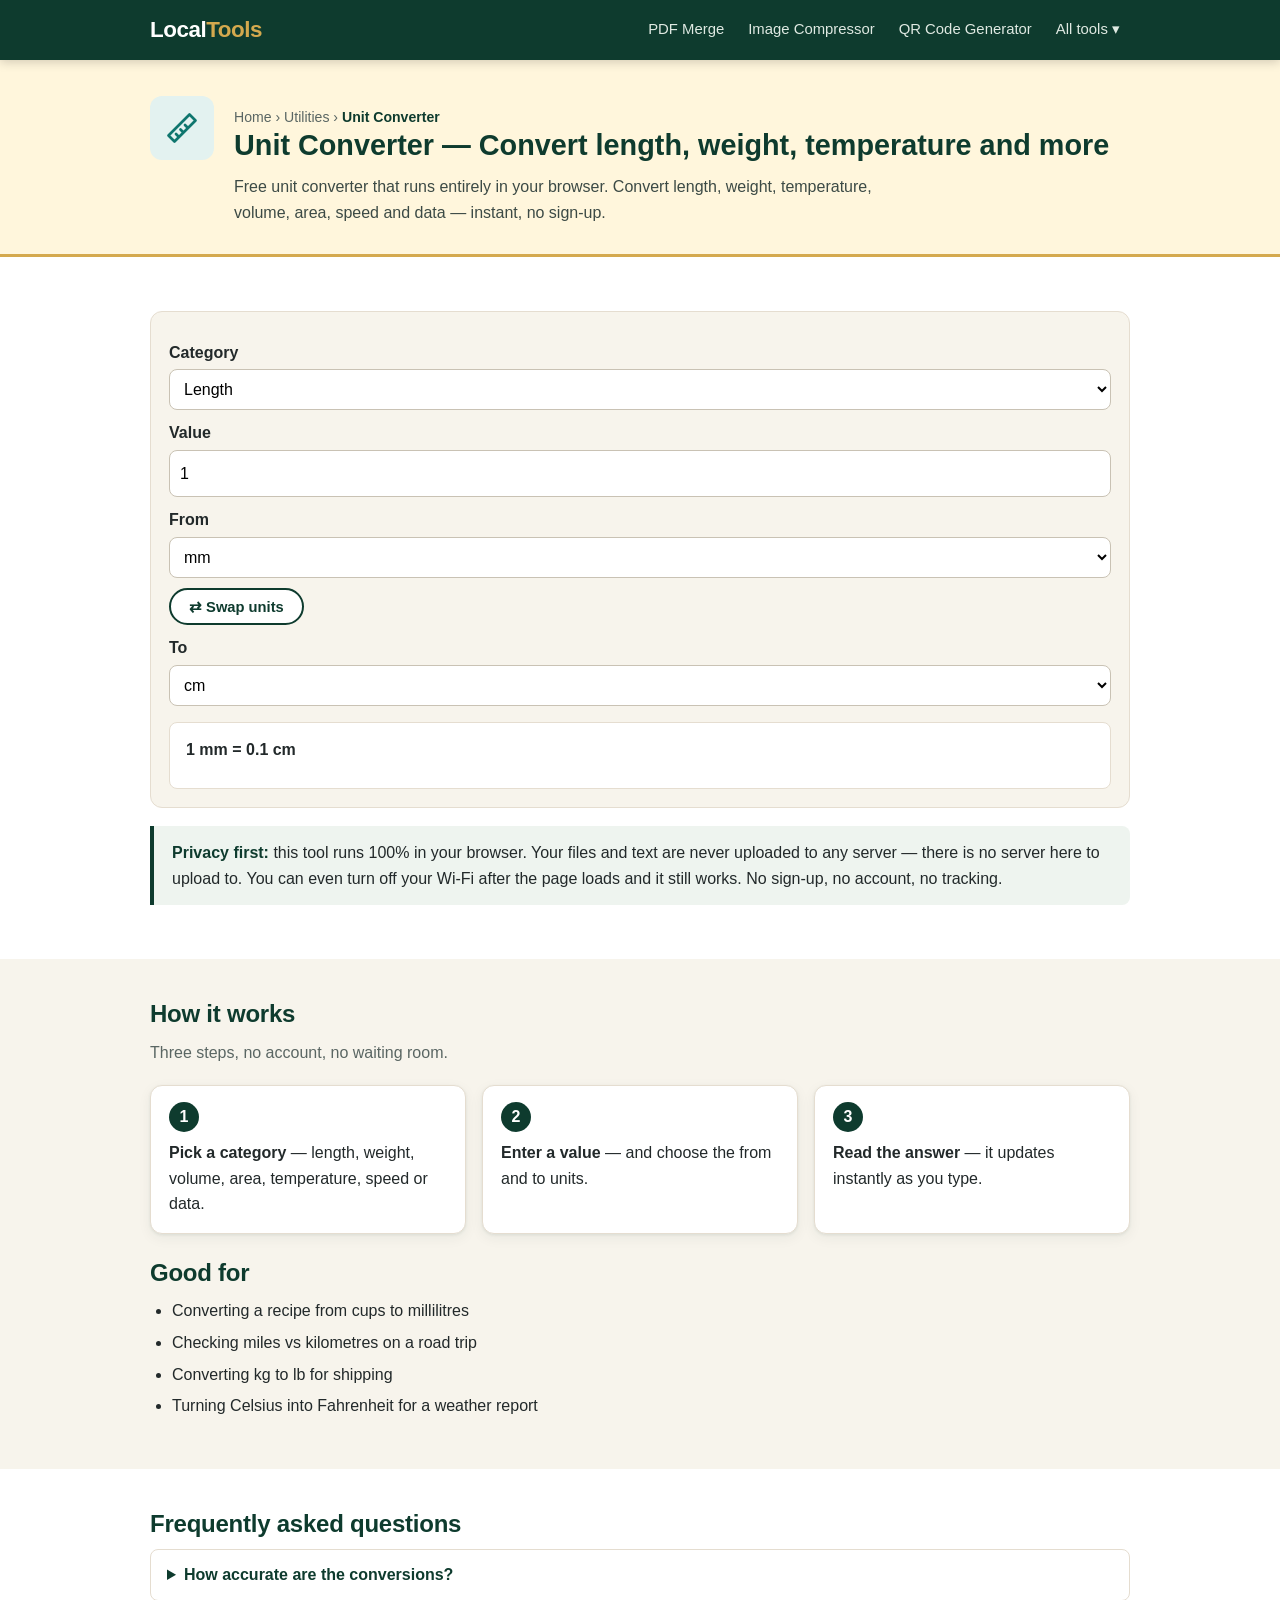
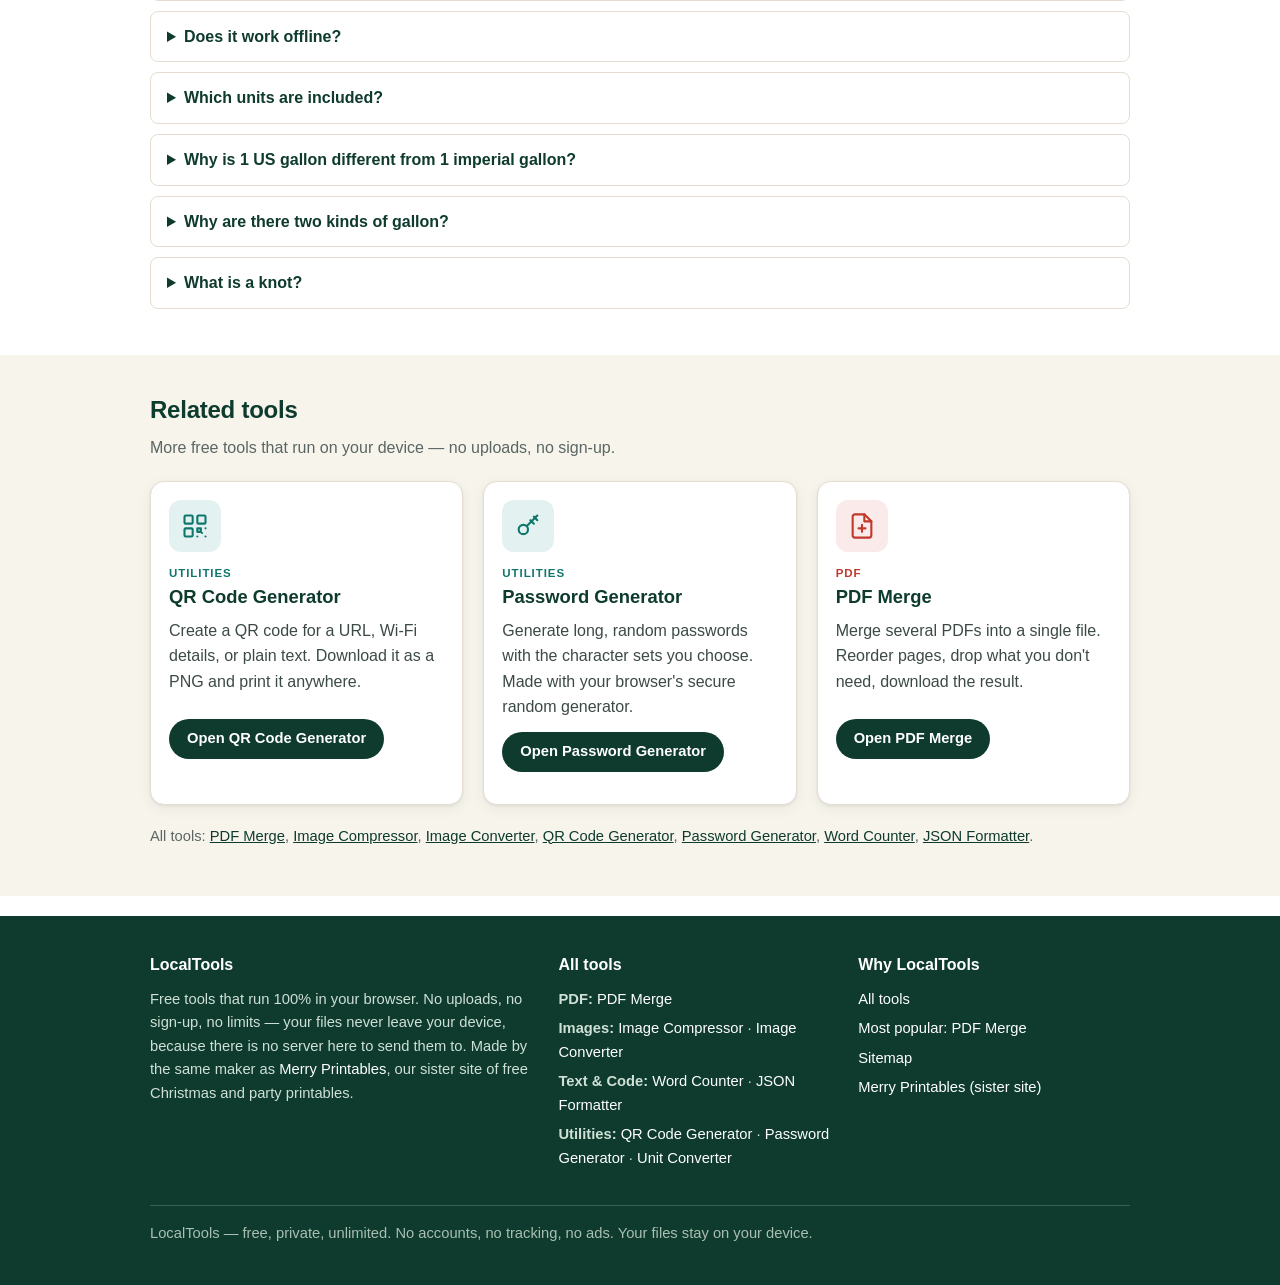
<file: tools/unit-converter.html>
<!DOCTYPE html>
<html lang="en">
<head>
<meta charset="utf-8">
<meta name="viewport" content="width=device-width, initial-scale=1">
<meta name="theme-color" content="#0E3B2E">
<title>Unit Converter — Free Online | LocalTools</title>
<meta name="description" content="Free unit converter that runs entirely in your browser. Convert length, weight, temperature, volume, area, speed and data — instant, no sign-up.">
<link rel="canonical" href="https://localtools.pages.dev/tools/unit-converter.html">
<meta property="og:title" content="Unit Converter — Free Online | LocalTools">
<meta property="og:description" content="Free unit converter that runs entirely in your browser. Convert length, weight, temperature, volume, area, speed and data — instant, no sign-up.">
<meta property="og:type" content="website">
<meta property="og:url" content="https://localtools.pages.dev/tools/unit-converter.html">
<meta property="og:site_name" content="LocalTools">
<link rel="icon" href="/favicon.png" type="image/png">
<link rel="stylesheet" href="/assets/style.css">

<script src="/assets/js/unit-converter.js" defer></script>
<script type="application/ld+json">{"@context": "https://schema.org", "@type": "WebApplication", "name": "LocalTools Unit Converter", "applicationCategory": "UtilitiesApplication", "operatingSystem": "Any (web browser)", "offers": {"@type": "Offer", "price": "0", "priceCurrency": "USD"}, "description": "Free unit converter that runs entirely in your browser. Convert length, weight, temperature, volume, area, speed and data \u2014 instant, no sign-up."}</script><script type="application/ld+json">{"@context": "https://schema.org", "@type": "FAQPage", "mainEntity": [{"@type": "Question", "name": "How accurate are the conversions?", "acceptedAnswer": {"@type": "Answer", "text": "Exact for defined units (1 inch is exactly 25.4 mm). Results are shown to 10 significant figures."}}, {"@type": "Question", "name": "Does it work offline?", "acceptedAnswer": {"@type": "Answer", "text": "Yes \u2014 after the page loads, all conversion is plain arithmetic in your browser."}}, {"@type": "Question", "name": "Which units are included?", "acceptedAnswer": {"@type": "Answer", "text": "Length (mm to miles), weight (mg to tonnes), volume (mL to gallons), area (cm\u00b2 to acres), temperature (C/F/K), speed (m/s, km/h, mph, knots) and data (bytes to TB)."}}, {"@type": "Question", "name": "Why is 1 US gallon different from 1 imperial gallon?", "acceptedAnswer": {"@type": "Answer", "text": "This converter uses the US gallon (3.785 L), the one used in the United States. The imperial gallon (4.546 L) is used in the UK."}}, {"@type": "Question", "name": "Why are there two kinds of gallon?", "acceptedAnswer": {"@type": "Answer", "text": "This converter uses the US gallon (3.785 L), the one used in the United States. The imperial gallon (4.546 L) is used in the UK \u2014 if you need it, convert litres instead."}}, {"@type": "Question", "name": "What is a knot?", "acceptedAnswer": {"@type": "Answer", "text": "One nautical mile per hour (1.852 km/h). It is the standard speed unit for ships and aircraft."}}]}</script>
</head>
<body>
<header class="site"><div class="wrap">
<a class="logo" href="/">Local<span>Tools</span></a>
<nav class="main"><a href="/tools/pdf-merge.html">PDF Merge</a><a href="/tools/image-compressor.html">Image Compressor</a><a href="/tools/qr-generator.html">QR Code Generator</a><div class="nav-drop"><button type="button" aria-haspopup="true">All tools &#9662;</button><div class="nav-menu"><span class="nav-cat">PDF</span><a href="/tools/pdf-merge.html">PDF Merge</a><span class="nav-cat">Images</span><a href="/tools/image-compressor.html">Image Compressor</a><a href="/tools/image-converter.html">Image Converter</a><span class="nav-cat">Text &amp; Code</span><a href="/tools/word-counter.html">Word Counter</a><a href="/tools/json-formatter.html">JSON Formatter</a><span class="nav-cat">Utilities</span><a href="/tools/qr-generator.html">QR Code Generator</a><a href="/tools/password-generator.html">Password Generator</a><a href="/tools/unit-converter.html">Unit Converter</a></div></div></nav>
</div></header>
<main>

<section class="tool-hero"><div class="wrap">
<div class="icon-tile" style="background:#E3F2F0;color:#0F766E"><svg viewBox="0 0 24 24" width="36" height="36" fill="none" stroke="currentColor" stroke-width="1.8" stroke-linecap="round" stroke-linejoin="round" aria-hidden="true"><path d="M3 17L17 3l4 4L7 21z"/><path d="M8 16l1.5 1.5M11 13l1.5 1.5M14 10l1.5 1.5"/></svg></div>
<div>
<nav class="crumbs" aria-label="Breadcrumb"><a href="/">Home</a> &rsaquo; Utilities &rsaquo; <b>Unit Converter</b></nav>
<h1>Unit Converter — Convert length, weight, temperature and more</h1>
<p>Free unit converter that runs entirely in your browser. Convert length, weight, temperature, volume, area, speed and data — instant, no sign-up.</p>
</div>
</div></section>
<section><div class="wrap">

<div class="toolbox">
<label for="uc-cat">Category</label>
<select id="uc-cat">
<option value="length">Length</option>
<option value="weight">Weight</option>
<option value="volume">Volume</option>
<option value="area">Area</option>
<option value="temperature">Temperature</option>
<option value="speed">Speed</option>
<option value="data">Data size</option>
</select>
<label for="uc-value">Value</label>
<input type="number" id="uc-value" value="1" step="any">
<label for="uc-from">From</label>
<select id="uc-from"></select>
<p style="margin:10px 0"><button class="btn ghost small" id="uc-swap">⇄ Swap units</button></p>
<label for="uc-to">To</label>
<select id="uc-to"></select>
<div class="output" style="margin-top:16px"><p id="uc-out"></p></div>
</div>

<div class="privacy"><strong>Privacy first:</strong> this tool runs 100% in your
browser. Your files and text are never uploaded to any server — there is no server here to upload to.
You can even turn off your Wi-Fi after the page loads and it still works. No sign-up, no account, no tracking.</div>
</div></section>

<section class="alt"><div class="wrap">
<h2>How it works</h2>
<p class="section-sub">Three steps, no account, no waiting room.</p>

<ol class="steps">
<li><strong>Pick a category</strong> — length, weight, volume, area, temperature, speed or data.</li>
<li><strong>Enter a value</strong> — and choose the from and to units.</li>
<li><strong>Read the answer</strong> — it updates instantly as you type.</li>
</ol>

<h2>Good for</h2>
<ul>
<li>Converting a recipe from cups to millilitres</li><li>Checking miles vs kilometres on a road trip</li><li>Converting kg to lb for shipping</li><li>Turning Celsius into Fahrenheit for a weather report</li>
</ul>
</div></section>
<section><div class="wrap">
<h2>Frequently asked questions</h2>
<div class="faq">
<details><summary>How accurate are the conversions?</summary><p>Exact for defined units (1 inch is exactly 25.4 mm). Results are shown to 10 significant figures.</p></details>
<details><summary>Does it work offline?</summary><p>Yes — after the page loads, all conversion is plain arithmetic in your browser.</p></details>
<details><summary>Which units are included?</summary><p>Length (mm to miles), weight (mg to tonnes), volume (mL to gallons), area (cm² to acres), temperature (C/F/K), speed (m/s, km/h, mph, knots) and data (bytes to TB).</p></details>
<details><summary>Why is 1 US gallon different from 1 imperial gallon?</summary><p>This converter uses the US gallon (3.785 L), the one used in the United States. The imperial gallon (4.546 L) is used in the UK.</p></details>
<details><summary>Why are there two kinds of gallon?</summary><p>This converter uses the US gallon (3.785 L), the one used in the United States. The imperial gallon (4.546 L) is used in the UK — if you need it, convert litres instead.</p></details>
<details><summary>What is a knot?</summary><p>One nautical mile per hour (1.852 km/h). It is the standard speed unit for ships and aircraft.</p></details>
</div>
</div></section>
<section class="alt"><div class="wrap">
<h2>Related tools</h2>
<p class="section-sub">More free tools that run on your device — no uploads, no sign-up.</p>
<div class="grid"><article class="card"><div class="body">
<div class="icon-tile" style="background:#E3F2F0;color:#0F766E"><svg viewBox="0 0 24 24" width="28" height="28" fill="none" stroke="currentColor" stroke-width="1.8" stroke-linecap="round" stroke-linejoin="round" aria-hidden="true"><rect x="3" y="3" width="7" height="7" rx="1"/><rect x="14" y="3" width="7" height="7" rx="1"/><rect x="3" y="14" width="7" height="7" rx="1"/><path d="M14 14h3v3h-3zM21 14v.01M14 21v.01M21 21v.01M18 18h.01"/></svg></div>
<span class="cat-label" style="color:#0F766E">Utilities</span>
<h3><a href="/tools/qr-generator.html">QR Code Generator</a></h3>
<p>Create a QR code for a URL, Wi-Fi details, or plain text. Download it as a PNG and print it anywhere.</p>
<p><a class="btn small" href="/tools/qr-generator.html">Open QR Code Generator</a></p>
</div></article>
<article class="card"><div class="body">
<div class="icon-tile" style="background:#E3F2F0;color:#0F766E"><svg viewBox="0 0 24 24" width="28" height="28" fill="none" stroke="currentColor" stroke-width="1.8" stroke-linecap="round" stroke-linejoin="round" aria-hidden="true"><circle cx="8" cy="15" r="4"/><path d="M11 12l9-9M17 4l3 3M14 7l3 3"/></svg></div>
<span class="cat-label" style="color:#0F766E">Utilities</span>
<h3><a href="/tools/password-generator.html">Password Generator</a></h3>
<p>Generate long, random passwords with the character sets you choose. Made with your browser's secure random generator.</p>
<p><a class="btn small" href="/tools/password-generator.html">Open Password Generator</a></p>
</div></article>
<article class="card"><div class="body">
<div class="icon-tile" style="background:#FBEAEA;color:#C0392B"><svg viewBox="0 0 24 24" width="28" height="28" fill="none" stroke="currentColor" stroke-width="1.8" stroke-linecap="round" stroke-linejoin="round" aria-hidden="true"><path d="M14 2H6a2 2 0 0 0-2 2v16a2 2 0 0 0 2 2h12a2 2 0 0 0 2-2V8z"/><path d="M14 2v6h6"/><path d="M12 11v6M9 14h6"/></svg></div>
<span class="cat-label" style="color:#C0392B">PDF</span>
<h3><a href="/tools/pdf-merge.html">PDF Merge</a></h3>
<p>Merge several PDFs into a single file. Reorder pages, drop what you don't need, download the result.</p>
<p><a class="btn small" href="/tools/pdf-merge.html">Open PDF Merge</a></p>
</div></article></div>
<p class="muted" style="margin-top:20px">All tools: <a href="/tools/pdf-merge.html">PDF Merge</a>, <a href="/tools/image-compressor.html">Image Compressor</a>, <a href="/tools/image-converter.html">Image Converter</a>, <a href="/tools/qr-generator.html">QR Code Generator</a>, <a href="/tools/password-generator.html">Password Generator</a>, <a href="/tools/word-counter.html">Word Counter</a>, <a href="/tools/json-formatter.html">JSON Formatter</a>.</p>
</div></section>

</main>
<footer class="site"><div class="wrap">
<div class="foot-grid">
<div>
<h4>LocalTools</h4>
<p>Free tools that run 100% in your browser. No uploads, no sign-up, no limits — your files never leave your device, because there is no server here to send them to. Made by the same maker as <a href="https://hanxianqing.github.io/">Merry Printables</a>, our sister site of free Christmas and party printables.</p>
</div>
<div>
<h4>All tools</h4>
<ul>
<li><strong>PDF:</strong> <a href="/tools/pdf-merge.html">PDF Merge</a></li>
<li><strong>Images:</strong> <a href="/tools/image-compressor.html">Image Compressor</a> &middot; <a href="/tools/image-converter.html">Image Converter</a></li>
<li><strong>Text &amp; Code:</strong> <a href="/tools/word-counter.html">Word Counter</a> &middot; <a href="/tools/json-formatter.html">JSON Formatter</a></li>
<li><strong>Utilities:</strong> <a href="/tools/qr-generator.html">QR Code Generator</a> &middot; <a href="/tools/password-generator.html">Password Generator</a> &middot; <a href="/tools/unit-converter.html">Unit Converter</a></li>
</ul>
</div>
<div>
<h4>Why LocalTools</h4>
<ul>
<li><a href="/">All tools</a></li>
<li><a href="/tools/pdf-merge.html">Most popular: PDF Merge</a></li>
<li><a href="/sitemap.xml">Sitemap</a></li>
<li><a href="https://hanxianqing.github.io/">Merry Printables (sister site)</a></li>
</ul>
</div>
</div>
<div class="foot-bottom"><p>LocalTools — free, private, unlimited. No accounts, no tracking, no ads. Your files stay on your device.</p></div>
</div></footer>
</body>
</html>
</file>
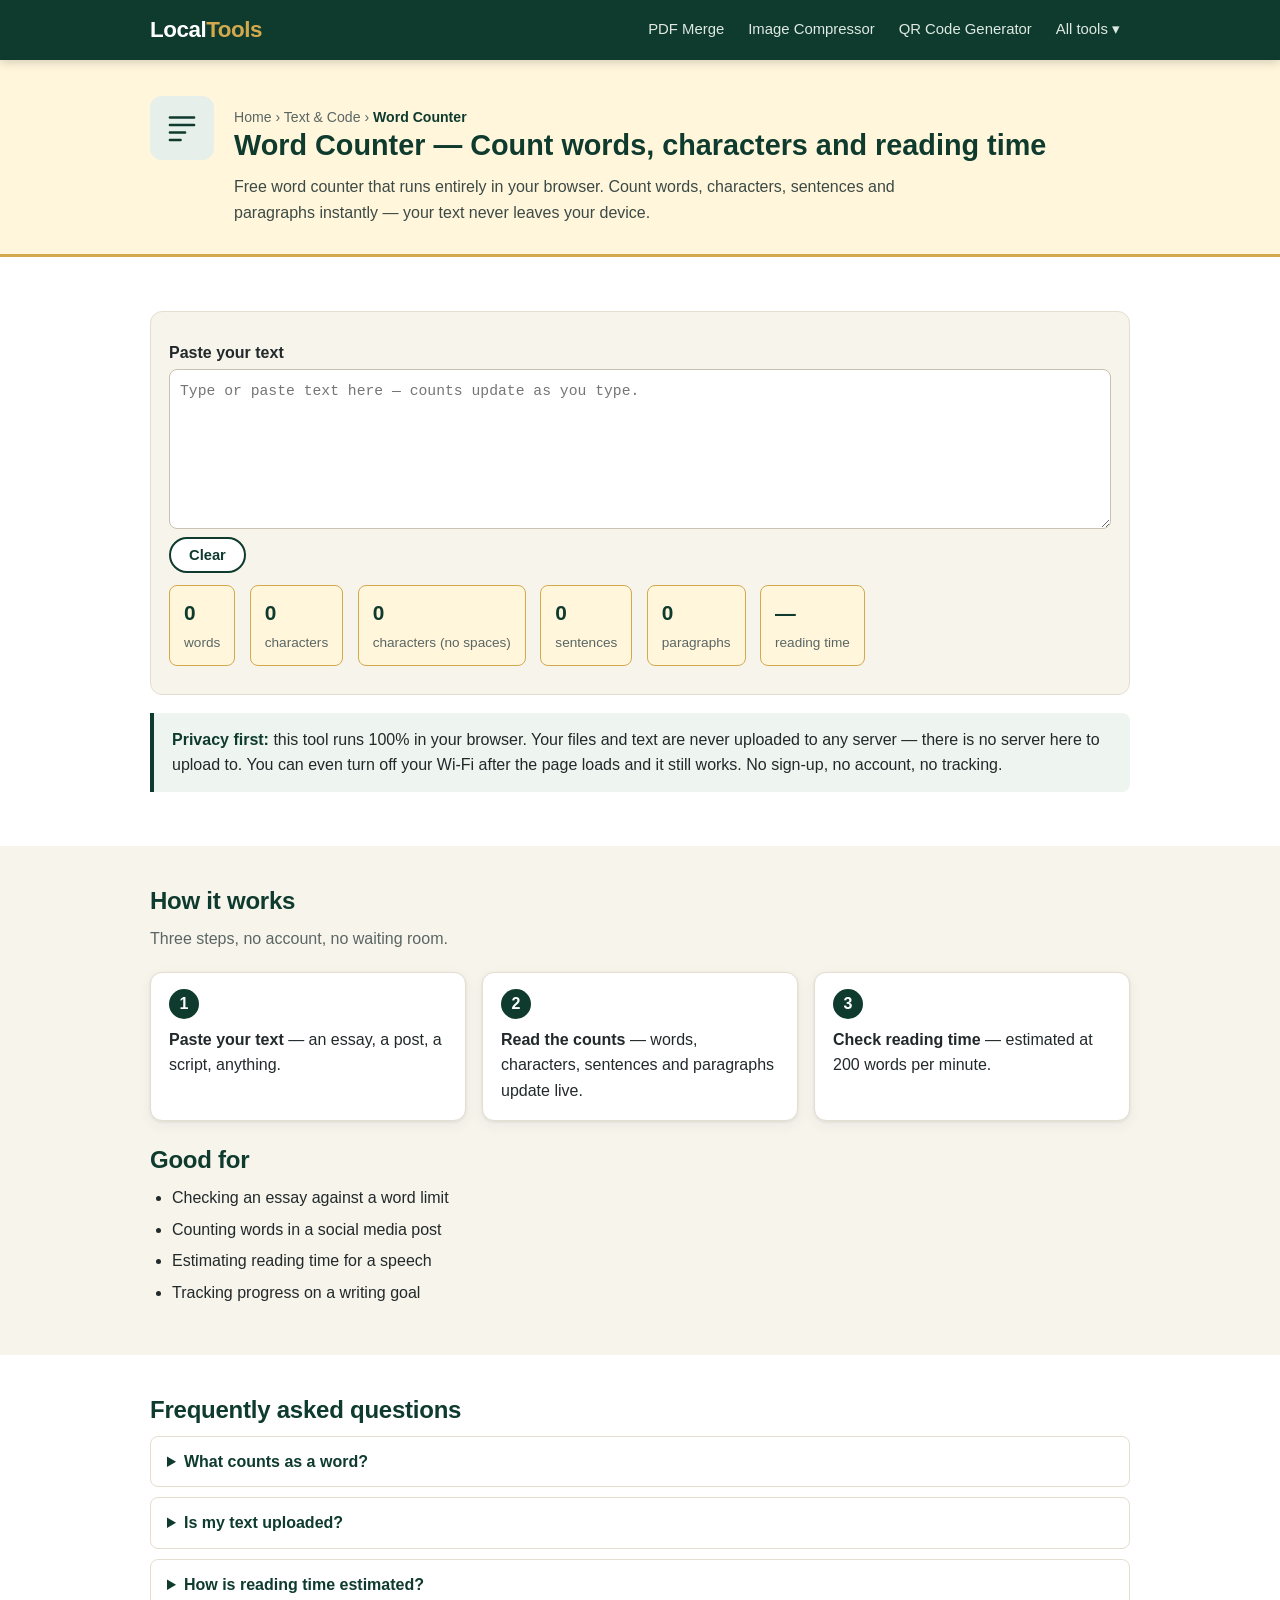
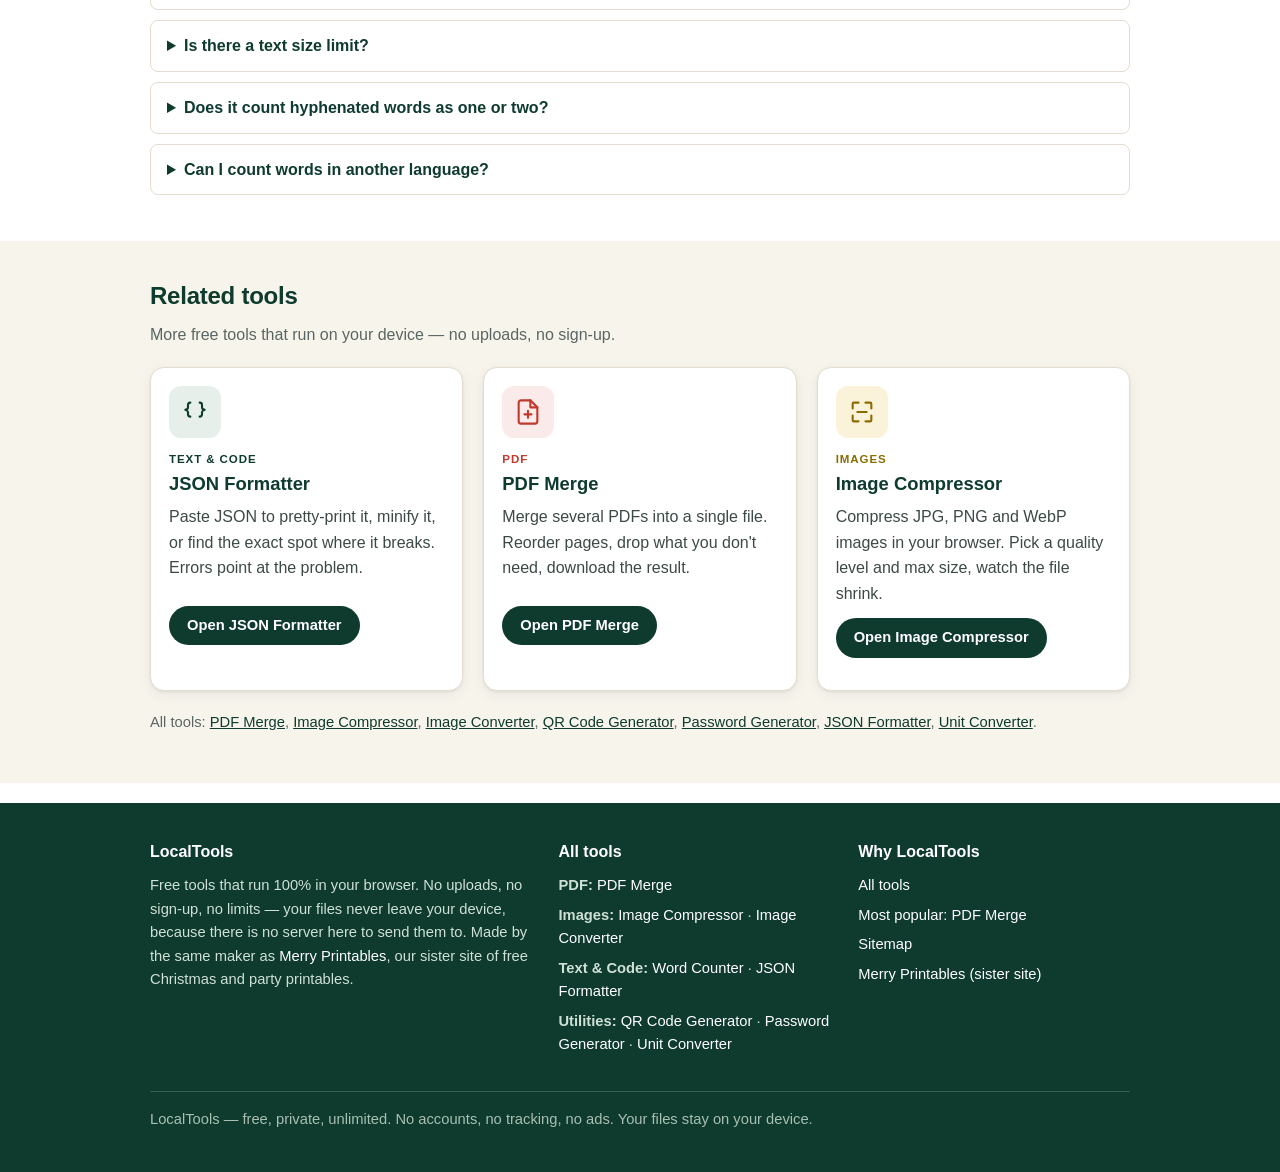
<file: tools/word-counter.html>
<!DOCTYPE html>
<html lang="en">
<head>
<meta charset="utf-8">
<meta name="viewport" content="width=device-width, initial-scale=1">
<meta name="theme-color" content="#0E3B2E">
<title>Word Counter — Free Online | LocalTools</title>
<meta name="description" content="Free word counter that runs entirely in your browser. Count words, characters, sentences and paragraphs instantly — your text never leaves your device.">
<link rel="canonical" href="https://localtools.pages.dev/tools/word-counter.html">
<meta property="og:title" content="Word Counter — Free Online | LocalTools">
<meta property="og:description" content="Free word counter that runs entirely in your browser. Count words, characters, sentences and paragraphs instantly — your text never leaves your device.">
<meta property="og:type" content="website">
<meta property="og:url" content="https://localtools.pages.dev/tools/word-counter.html">
<meta property="og:site_name" content="LocalTools">
<link rel="icon" href="/favicon.png" type="image/png">
<link rel="stylesheet" href="/assets/style.css">

<script src="/assets/js/word-counter.js" defer></script>
<script type="application/ld+json">{"@context": "https://schema.org", "@type": "WebApplication", "name": "LocalTools Word Counter", "applicationCategory": "UtilitiesApplication", "operatingSystem": "Any (web browser)", "offers": {"@type": "Offer", "price": "0", "priceCurrency": "USD"}, "description": "Free word counter that runs entirely in your browser. Count words, characters, sentences and paragraphs instantly \u2014 your text never leaves your device."}</script><script type="application/ld+json">{"@context": "https://schema.org", "@type": "FAQPage", "mainEntity": [{"@type": "Question", "name": "What counts as a word?", "acceptedAnswer": {"@type": "Answer", "text": "Any run of characters separated by spaces or line breaks. Numbers count as words, just like in most word processors."}}, {"@type": "Question", "name": "Is my text uploaded?", "acceptedAnswer": {"@type": "Answer", "text": "No. Counting happens in your browser. Your text never leaves your device."}}, {"@type": "Question", "name": "How is reading time estimated?", "acceptedAnswer": {"@type": "Answer", "text": "At 200 words per minute, the average adult reading speed. Speaking time is slower \u2014 roughly 150 words per minute."}}, {"@type": "Question", "name": "Is there a text size limit?", "acceptedAnswer": {"@type": "Answer", "text": "No. Paste a whole book if you like; counting is instant."}}, {"@type": "Question", "name": "Does it count hyphenated words as one or two?", "acceptedAnswer": {"@type": "Answer", "text": "As one word \u2014 a hyphenated word is a single run of characters with no space in it, the same rule most word processors use."}}, {"@type": "Question", "name": "Can I count words in another language?", "acceptedAnswer": {"@type": "Answer", "text": "Yes. Counting is based on whitespace, so it works for any language that separates words with spaces."}}]}</script>
</head>
<body>
<header class="site"><div class="wrap">
<a class="logo" href="/">Local<span>Tools</span></a>
<nav class="main"><a href="/tools/pdf-merge.html">PDF Merge</a><a href="/tools/image-compressor.html">Image Compressor</a><a href="/tools/qr-generator.html">QR Code Generator</a><div class="nav-drop"><button type="button" aria-haspopup="true">All tools &#9662;</button><div class="nav-menu"><span class="nav-cat">PDF</span><a href="/tools/pdf-merge.html">PDF Merge</a><span class="nav-cat">Images</span><a href="/tools/image-compressor.html">Image Compressor</a><a href="/tools/image-converter.html">Image Converter</a><span class="nav-cat">Text &amp; Code</span><a href="/tools/word-counter.html">Word Counter</a><a href="/tools/json-formatter.html">JSON Formatter</a><span class="nav-cat">Utilities</span><a href="/tools/qr-generator.html">QR Code Generator</a><a href="/tools/password-generator.html">Password Generator</a><a href="/tools/unit-converter.html">Unit Converter</a></div></div></nav>
</div></header>
<main>

<section class="tool-hero"><div class="wrap">
<div class="icon-tile" style="background:#E6EFEA;color:#0E3B2E"><svg viewBox="0 0 24 24" width="36" height="36" fill="none" stroke="currentColor" stroke-width="1.8" stroke-linecap="round" stroke-linejoin="round" aria-hidden="true"><path d="M4 5h16M4 10h16M4 15h10M4 20h7"/></svg></div>
<div>
<nav class="crumbs" aria-label="Breadcrumb"><a href="/">Home</a> &rsaquo; Text &amp; Code &rsaquo; <b>Word Counter</b></nav>
<h1>Word Counter — Count words, characters and reading time</h1>
<p>Free word counter that runs entirely in your browser. Count words, characters, sentences and paragraphs instantly — your text never leaves your device.</p>
</div>
</div></section>
<section><div class="wrap">

<div class="toolbox">
<label for="wc-text">Paste your text</label>
<textarea id="wc-text" placeholder="Type or paste text here — counts update as you type."></textarea>
<p><button class="btn ghost small" id="wc-clear">Clear</button></p>
<div>
<span class="stat"><b id="wc-words">0</b><span>words</span></span>
<span class="stat"><b id="wc-chars">0</b><span>characters</span></span>
<span class="stat"><b id="wc-chars-nospace">0</b><span>characters (no spaces)</span></span>
<span class="stat"><b id="wc-sentences">0</b><span>sentences</span></span>
<span class="stat"><b id="wc-paragraphs">0</b><span>paragraphs</span></span>
<span class="stat"><b id="wc-reading">—</b><span>reading time</span></span>
</div>
</div>

<div class="privacy"><strong>Privacy first:</strong> this tool runs 100% in your
browser. Your files and text are never uploaded to any server — there is no server here to upload to.
You can even turn off your Wi-Fi after the page loads and it still works. No sign-up, no account, no tracking.</div>
</div></section>

<section class="alt"><div class="wrap">
<h2>How it works</h2>
<p class="section-sub">Three steps, no account, no waiting room.</p>

<ol class="steps">
<li><strong>Paste your text</strong> — an essay, a post, a script, anything.</li>
<li><strong>Read the counts</strong> — words, characters, sentences and paragraphs update live.</li>
<li><strong>Check reading time</strong> — estimated at 200 words per minute.</li>
</ol>

<h2>Good for</h2>
<ul>
<li>Checking an essay against a word limit</li><li>Counting words in a social media post</li><li>Estimating reading time for a speech</li><li>Tracking progress on a writing goal</li>
</ul>
</div></section>
<section><div class="wrap">
<h2>Frequently asked questions</h2>
<div class="faq">
<details><summary>What counts as a word?</summary><p>Any run of characters separated by spaces or line breaks. Numbers count as words, just like in most word processors.</p></details>
<details><summary>Is my text uploaded?</summary><p>No. Counting happens in your browser. Your text never leaves your device.</p></details>
<details><summary>How is reading time estimated?</summary><p>At 200 words per minute, the average adult reading speed. Speaking time is slower — roughly 150 words per minute.</p></details>
<details><summary>Is there a text size limit?</summary><p>No. Paste a whole book if you like; counting is instant.</p></details>
<details><summary>Does it count hyphenated words as one or two?</summary><p>As one word — a hyphenated word is a single run of characters with no space in it, the same rule most word processors use.</p></details>
<details><summary>Can I count words in another language?</summary><p>Yes. Counting is based on whitespace, so it works for any language that separates words with spaces.</p></details>
</div>
</div></section>
<section class="alt"><div class="wrap">
<h2>Related tools</h2>
<p class="section-sub">More free tools that run on your device — no uploads, no sign-up.</p>
<div class="grid"><article class="card"><div class="body">
<div class="icon-tile" style="background:#E6EFEA;color:#0E3B2E"><svg viewBox="0 0 24 24" width="28" height="28" fill="none" stroke="currentColor" stroke-width="1.8" stroke-linecap="round" stroke-linejoin="round" aria-hidden="true"><path d="M8 4c-1.5 0-2 .8-2 2v2c0 1.2-.8 2-2 2s2 .8 2 2v2c0 1.2.5 2 2 2M16 4c1.5 0 2 .8 2 2v2c0 1.2.8 2 2 2s-2 .8-2 2v2c0 1.2-.5 2-2 2"/></svg></div>
<span class="cat-label" style="color:#0E3B2E">Text &amp; Code</span>
<h3><a href="/tools/json-formatter.html">JSON Formatter</a></h3>
<p>Paste JSON to pretty-print it, minify it, or find the exact spot where it breaks. Errors point at the problem.</p>
<p><a class="btn small" href="/tools/json-formatter.html">Open JSON Formatter</a></p>
</div></article>
<article class="card"><div class="body">
<div class="icon-tile" style="background:#FBEAEA;color:#C0392B"><svg viewBox="0 0 24 24" width="28" height="28" fill="none" stroke="currentColor" stroke-width="1.8" stroke-linecap="round" stroke-linejoin="round" aria-hidden="true"><path d="M14 2H6a2 2 0 0 0-2 2v16a2 2 0 0 0 2 2h12a2 2 0 0 0 2-2V8z"/><path d="M14 2v6h6"/><path d="M12 11v6M9 14h6"/></svg></div>
<span class="cat-label" style="color:#C0392B">PDF</span>
<h3><a href="/tools/pdf-merge.html">PDF Merge</a></h3>
<p>Merge several PDFs into a single file. Reorder pages, drop what you don't need, download the result.</p>
<p><a class="btn small" href="/tools/pdf-merge.html">Open PDF Merge</a></p>
</div></article>
<article class="card"><div class="body">
<div class="icon-tile" style="background:#FBF3D9;color:#8A6D00"><svg viewBox="0 0 24 24" width="28" height="28" fill="none" stroke="currentColor" stroke-width="1.8" stroke-linecap="round" stroke-linejoin="round" aria-hidden="true"><path d="M4 9V5a1 1 0 0 1 1-1h4M20 9V5a1 1 0 0 0-1-1h-4M4 15v4a1 1 0 0 0 1 1h4M20 15v4a1 1 0 0 1-1 1h-4"/><path d="M8 12h8"/></svg></div>
<span class="cat-label" style="color:#8A6D00">Images</span>
<h3><a href="/tools/image-compressor.html">Image Compressor</a></h3>
<p>Compress JPG, PNG and WebP images in your browser. Pick a quality level and max size, watch the file shrink.</p>
<p><a class="btn small" href="/tools/image-compressor.html">Open Image Compressor</a></p>
</div></article></div>
<p class="muted" style="margin-top:20px">All tools: <a href="/tools/pdf-merge.html">PDF Merge</a>, <a href="/tools/image-compressor.html">Image Compressor</a>, <a href="/tools/image-converter.html">Image Converter</a>, <a href="/tools/qr-generator.html">QR Code Generator</a>, <a href="/tools/password-generator.html">Password Generator</a>, <a href="/tools/json-formatter.html">JSON Formatter</a>, <a href="/tools/unit-converter.html">Unit Converter</a>.</p>
</div></section>

</main>
<footer class="site"><div class="wrap">
<div class="foot-grid">
<div>
<h4>LocalTools</h4>
<p>Free tools that run 100% in your browser. No uploads, no sign-up, no limits — your files never leave your device, because there is no server here to send them to. Made by the same maker as <a href="https://hanxianqing.github.io/">Merry Printables</a>, our sister site of free Christmas and party printables.</p>
</div>
<div>
<h4>All tools</h4>
<ul>
<li><strong>PDF:</strong> <a href="/tools/pdf-merge.html">PDF Merge</a></li>
<li><strong>Images:</strong> <a href="/tools/image-compressor.html">Image Compressor</a> &middot; <a href="/tools/image-converter.html">Image Converter</a></li>
<li><strong>Text &amp; Code:</strong> <a href="/tools/word-counter.html">Word Counter</a> &middot; <a href="/tools/json-formatter.html">JSON Formatter</a></li>
<li><strong>Utilities:</strong> <a href="/tools/qr-generator.html">QR Code Generator</a> &middot; <a href="/tools/password-generator.html">Password Generator</a> &middot; <a href="/tools/unit-converter.html">Unit Converter</a></li>
</ul>
</div>
<div>
<h4>Why LocalTools</h4>
<ul>
<li><a href="/">All tools</a></li>
<li><a href="/tools/pdf-merge.html">Most popular: PDF Merge</a></li>
<li><a href="/sitemap.xml">Sitemap</a></li>
<li><a href="https://hanxianqing.github.io/">Merry Printables (sister site)</a></li>
</ul>
</div>
</div>
<div class="foot-bottom"><p>LocalTools — free, private, unlimited. No accounts, no tracking, no ads. Your files stay on your device.</p></div>
</div></footer>
</body>
</html>
</file>
<file: assets/style.css>
/* LocalTools — sibling palette to Merry Printables: pine #0E3B2E, red #C0392B, gold #D4A94E, cream #FFF6DC.
   Own identity: utility/product feel — deep pine hero, category colour coding, compact
   tool pages, comparison table. System fonts only, no external resources. */
*{box-sizing:border-box;margin:0;padding:0}
:root{--pine:#0E3B2E;--pine2:#14503f;--red:#C0392B;--gold:#D4A94E;--gold-d:#8A6D00;--teal:#0F766E;--cream:#FFF6DC;--ink:#22292a;--muted:#5a6663;--line:#e5ddd0;--card-shadow:0 1px 3px rgba(14,59,46,.08),0 4px 14px rgba(14,59,46,.06)}
body{font-family:-apple-system,BlinkMacSystemFont,"Segoe UI",Roboto,Helvetica,Arial,sans-serif;color:var(--ink);background:#fff;line-height:1.6}
a{color:var(--pine)}
img{max-width:100%;height:auto;display:block}
.wrap{max-width:1020px;margin:0 auto;padding:0 20px}
header.site{background:var(--pine);color:#fff;position:sticky;top:0;z-index:50;box-shadow:0 2px 10px rgba(0,0,0,.18)}
header.site .wrap{display:flex;flex-wrap:wrap;align-items:center;gap:8px 28px;padding:12px 20px}
.logo{font-size:1.4rem;font-weight:800;color:#fff;text-decoration:none;letter-spacing:-.02em}
.logo span{color:var(--gold)}
nav.main{display:flex;flex-wrap:wrap;align-items:center;gap:4px 4px;margin-left:auto}
nav.main>a{color:#dfe9e2;text-decoration:none;font-size:.93rem;padding:6px 10px;border-radius:999px}
nav.main>a:hover{color:#fff;background:rgba(255,255,255,.12)}
.nav-drop{position:relative}
.nav-drop>button{background:none;border:0;color:#dfe9e2;font:inherit;font-size:.93rem;padding:6px 10px;border-radius:999px;cursor:pointer}
.nav-drop>button:hover{color:#fff;background:rgba(255,255,255,.12)}
.nav-menu{display:none;position:absolute;right:0;top:calc(100% + 6px);background:#fff;border:1px solid var(--line);border-radius:12px;box-shadow:0 12px 32px rgba(14,59,46,.22);min-width:250px;padding:10px;z-index:60}
.nav-drop:hover .nav-menu,.nav-drop:focus-within .nav-menu{display:block}
.nav-cat{display:block;font-size:.72rem;font-weight:800;letter-spacing:.08em;text-transform:uppercase;color:var(--muted);padding:8px 10px 2px}
.nav-menu a{display:block;color:var(--ink);text-decoration:none;font-size:.93rem;padding:6px 10px;border-radius:8px}
.nav-menu a:hover{background:#f4f1ea;color:var(--pine)}
/* hero */
.hero{background:var(--cream);border-bottom:3px solid var(--gold);padding:44px 0 36px}
.hero h1{font-size:2rem;line-height:1.25;color:var(--pine);max-width:680px}
.hero p{margin:12px 0 20px;max-width:680px;color:#3c4a45}
.hero-home{background:linear-gradient(135deg,var(--pine) 0%,#0a2e23 55%,#123f31 100%);border-bottom:4px solid var(--gold);padding:56px 0 48px;color:#fff}
.hero-home h1{color:#fff;font-size:2.5rem;line-height:1.15;letter-spacing:-.02em;max-width:720px}
.hero-home h1 .hl{color:var(--gold)}
.hero-home .lede{color:#d7e5dc;font-size:1.12rem;max-width:640px;margin:16px 0 24px}
.hero-home .cta-row{display:flex;flex-wrap:wrap;gap:12px;align-items:center}
.hero-home .cta-note{color:#b9cec2;font-size:.9rem}
.search-box{display:flex;gap:8px;max-width:560px;margin:0 0 14px;background:#fff;border-radius:999px;padding:6px 6px 6px 18px;box-shadow:0 8px 24px rgba(0,0,0,.25)}
.search-box svg{flex:none;align-self:center;color:var(--muted)}
.search-box input{flex:1;border:0;outline:0;font:inherit;font-size:1rem;background:transparent;min-width:0}
.search-box .btn{flex:none}
.chips{display:flex;flex-wrap:wrap;gap:8px;margin-top:16px}
.chip{background:rgba(255,255,255,.1);color:#e6efe9;border:1.5px solid rgba(255,255,255,.35);border-radius:999px;padding:6px 16px;font:inherit;font-size:.9rem;font-weight:600;cursor:pointer}
.chip:hover{border-color:#fff;color:#fff}
.chip.active{background:var(--gold);border-color:var(--gold);color:var(--pine)}
/* stats strip */
.stats-strip{background:var(--cream);border-bottom:1px solid var(--line);padding:20px 0}
.stats-strip .wrap{display:flex;flex-wrap:wrap;gap:12px 40px;justify-content:space-between}
.stat-inline{text-align:center;min-width:110px}
.stat-inline b{display:block;font-size:1.6rem;color:var(--pine);line-height:1.1}
.stat-inline span{font-size:.85rem;color:var(--muted)}
/* buttons */
.btn{display:inline-block;background:var(--pine);color:#fff;text-decoration:none;font-weight:700;padding:12px 26px;border-radius:999px;border:0;cursor:pointer;font-size:1rem}
.btn:hover{background:var(--pine2)}
.btn.red{background:var(--red)}
.btn.red:hover{background:#a93226}
.btn.gold{background:var(--gold);color:var(--pine)}
.btn.gold:hover{background:#e0bc6a}
.btn.ghost{background:#fff;color:var(--pine);border:2px solid var(--pine)}
.btn.ghost:hover{background:#f4f1ea}
.hero-home .btn.ghost{background:transparent;color:#fff;border-color:rgba(255,255,255,.7)}
.hero-home .btn.ghost:hover{background:rgba(255,255,255,.12)}
.btn.small{padding:8px 18px;font-size:.92rem}
.btn:disabled{opacity:.5;cursor:not-allowed}
/* sections */
section{padding:36px 0}
section.alt{background:#f7f4ec}
h2{color:var(--pine);font-size:1.5rem;margin-bottom:6px;letter-spacing:-.01em}
.section-sub{color:var(--muted);margin-bottom:20px;max-width:640px}
h3{color:var(--pine);margin:18px 0 8px}
p{margin-bottom:12px}
ul,ol{margin:0 0 14px 22px}
li{margin-bottom:6px}
.grid{display:grid;grid-template-columns:repeat(auto-fill,minmax(260px,1fr));gap:20px}
.card{border:1px solid var(--line);border-radius:14px;overflow:hidden;background:#fff;display:flex;flex-direction:column;box-shadow:var(--card-shadow);transition:transform .15s ease,box-shadow .15s ease,border-color .15s ease}
.card:hover{transform:translateY(-4px);box-shadow:0 6px 18px rgba(14,59,46,.14),0 2px 6px rgba(14,59,46,.1);border-color:var(--gold)}
.card .body{padding:18px 18px 20px;display:flex;flex-direction:column;flex-grow:1}
.card h3{margin:0 0 6px;font-size:1.15rem}
.card h3 a{color:var(--pine);text-decoration:none}
.card h3 a:hover{text-decoration:underline}
.card p{flex-grow:1;color:#3c4a45}
.icon-tile{width:52px;height:52px;border-radius:12px;display:flex;align-items:center;justify-content:center;margin-bottom:12px}
.cat-label{font-size:.72rem;font-weight:800;letter-spacing:.08em;text-transform:uppercase}
.badge{display:inline-block;background:var(--cream);border:1px solid var(--gold);color:var(--pine);border-radius:999px;padding:2px 10px;font-size:.8rem;font-weight:700;margin-bottom:8px;align-self:flex-start}
.badge.pop{background:var(--gold);border-color:var(--gold);color:var(--pine)}
.muted{color:var(--muted);font-size:.92rem}
.callout{background:#f4f1ea;border-left:4px solid var(--gold);padding:14px 18px;border-radius:0 8px 8px 0;margin:18px 0}
.privacy{background:#eef4ef;border-left:4px solid var(--pine);padding:14px 18px;border-radius:0 8px 8px 0;margin:18px 0}
.privacy strong{color:var(--pine)}
.faq details{border:1px solid var(--line);border-radius:8px;padding:12px 16px;margin-bottom:10px;background:#fff}
.faq summary{font-weight:700;color:var(--pine);cursor:pointer}
.faq details p{margin:8px 0 0}
footer.site{background:var(--pine);color:#cfe0d6;padding:36px 0 28px;margin-top:20px;font-size:.92rem}
footer.site a{color:#fff;text-decoration:none}
footer.site a:hover{color:var(--gold);text-decoration:underline}
.foot-grid{display:grid;grid-template-columns:1.4fr 1fr 1fr;gap:28px}
.foot-grid h4{color:#fff;font-size:1rem;margin-bottom:10px}
.foot-grid ul{list-style:none;margin:0}
.foot-grid li{margin-bottom:6px}
.foot-bottom{border-top:1px solid rgba(255,255,255,.18);margin-top:28px;padding-top:16px;color:#a9bfb2}
.toolbox{background:#f7f4ec;border:1px solid var(--line);border-radius:12px;padding:18px;margin:18px 0}
.toolbox label{font-weight:700;display:block;margin:10px 0 4px}
.toolbox input[type=text],.toolbox input[type=number],.toolbox input[type=url],.toolbox textarea,.toolbox select{width:100%;padding:10px;border:1px solid #c9c2b4;border-radius:8px;font:inherit;background:#fff}
.toolbox textarea{min-height:160px;font-family:ui-monospace,Menlo,Consolas,monospace;font-size:.92rem}
.toolbox input[type=file]{margin:8px 0}
.toolbox input[type=range]{width:100%}
.checks label{display:inline-block;font-weight:400;margin:6px 14px 6px 0}
.output{background:#fff;border:1px solid var(--line);border-radius:8px;padding:14px 16px;margin-top:14px;word-break:break-word}
.output pre{white-space:pre-wrap;word-break:break-word;font-family:ui-monospace,Menlo,Consolas,monospace;font-size:.92rem}
.filelist{list-style:none;margin:10px 0}
.filelist li{border:1px solid var(--line);border-radius:8px;padding:8px 12px;margin-bottom:8px;display:flex;flex-wrap:wrap;gap:6px 12px;align-items:center;background:#fff}
.filelist .fname{font-weight:700;flex-grow:1}
.stat{display:inline-block;background:var(--cream);border:1px solid var(--gold);border-radius:8px;padding:10px 14px;margin:0 10px 10px 0}
.stat b{display:block;font-size:1.3rem;color:var(--pine)}
.stat span{font-size:.85rem;color:var(--muted)}
canvas.qr{border:1px solid var(--line);border-radius:8px;background:#fff}
.pw-out{font-family:ui-monospace,Menlo,Consolas,monospace;font-size:1.15rem;background:#fff;border:1px solid var(--line);border-radius:8px;padding:12px 14px;word-break:break-all;margin:12px 0}
.meter{height:10px;border-radius:999px;background:#e5ddd0;overflow:hidden;margin:8px 0}
.meter div{height:100%;background:var(--red)}
.meter div.ok{background:var(--gold)}
.meter div.good{background:var(--pine)}
/* breadcrumbs */
.crumbs{font-size:.88rem;color:var(--muted);padding:14px 0 0}
.crumbs a{color:var(--muted);text-decoration:none}
.crumbs a:hover{color:var(--pine);text-decoration:underline}
.crumbs b{color:var(--pine)}
/* tool page hero */
.tool-hero{background:var(--cream);border-bottom:3px solid var(--gold);padding:32px 0 28px}
.tool-hero .wrap{display:flex;gap:20px;align-items:flex-start}
.tool-hero .icon-tile{width:64px;height:64px;flex:none;margin:4px 0 0}
.tool-hero h1{font-size:1.8rem;line-height:1.25;color:var(--pine)}
.tool-hero p{margin:10px 0 0;max-width:680px;color:#3c4a45}
/* steps */
.steps{list-style:none;margin:0 0 14px;display:grid;grid-template-columns:repeat(auto-fit,minmax(220px,1fr));gap:16px;counter-reset:step}
.steps li{background:#fff;border:1px solid var(--line);border-radius:12px;padding:16px 18px;box-shadow:var(--card-shadow)}
.steps li::before{counter-increment:step;content:counter(step);display:flex;width:30px;height:30px;border-radius:50%;background:var(--pine);color:#fff;font-weight:800;align-items:center;justify-content:center;margin-bottom:8px}
/* comparison table */
table.compare{width:100%;border-collapse:collapse;background:#fff;border-radius:12px;overflow:hidden;box-shadow:var(--card-shadow);font-size:.95rem}
.compare th,.compare td{border:1px solid var(--line);padding:12px 14px;text-align:left;vertical-align:top}
.compare thead th{background:var(--pine);color:#fff}
.compare thead th.us{background:var(--gold);color:var(--pine)}
.compare td.us{background:#FFF6DC;font-weight:600}
.compare tbody tr:nth-child(even) td{background:#faf8f2}
.compare tbody tr:nth-child(even) td.us{background:#fdf3cf}
.table-scroll{overflow-x:auto}
.compare .yes{color:var(--pine);font-weight:700}
.compare .no{color:var(--red);font-weight:700}
/* two-col feature lists */
.feat-grid{display:grid;grid-template-columns:repeat(auto-fit,minmax(260px,1fr));gap:20px}
.feat-grid .feat{background:#fff;border:1px solid var(--line);border-radius:12px;padding:18px;box-shadow:var(--card-shadow)}
.feat-grid h3{margin-top:0}
@media(max-width:640px){
.hero-home{padding:40px 0 34px}
.hero-home h1{font-size:1.8rem}
.hero h1{font-size:1.55rem}
.hero{padding:32px 0 26px}
.tool-hero h1{font-size:1.45rem}
.foot-grid{grid-template-columns:1fr}
nav.main{margin-left:0}
.nav-menu{position:static;box-shadow:none;border:0;background:transparent;padding:0}
.nav-menu a{color:#dfe9e2}
.nav-menu a:hover{background:rgba(255,255,255,.12);color:#fff}
.nav-cat{color:#9db8a9}
.stats-strip .wrap{gap:12px 20px}
}
</file>
